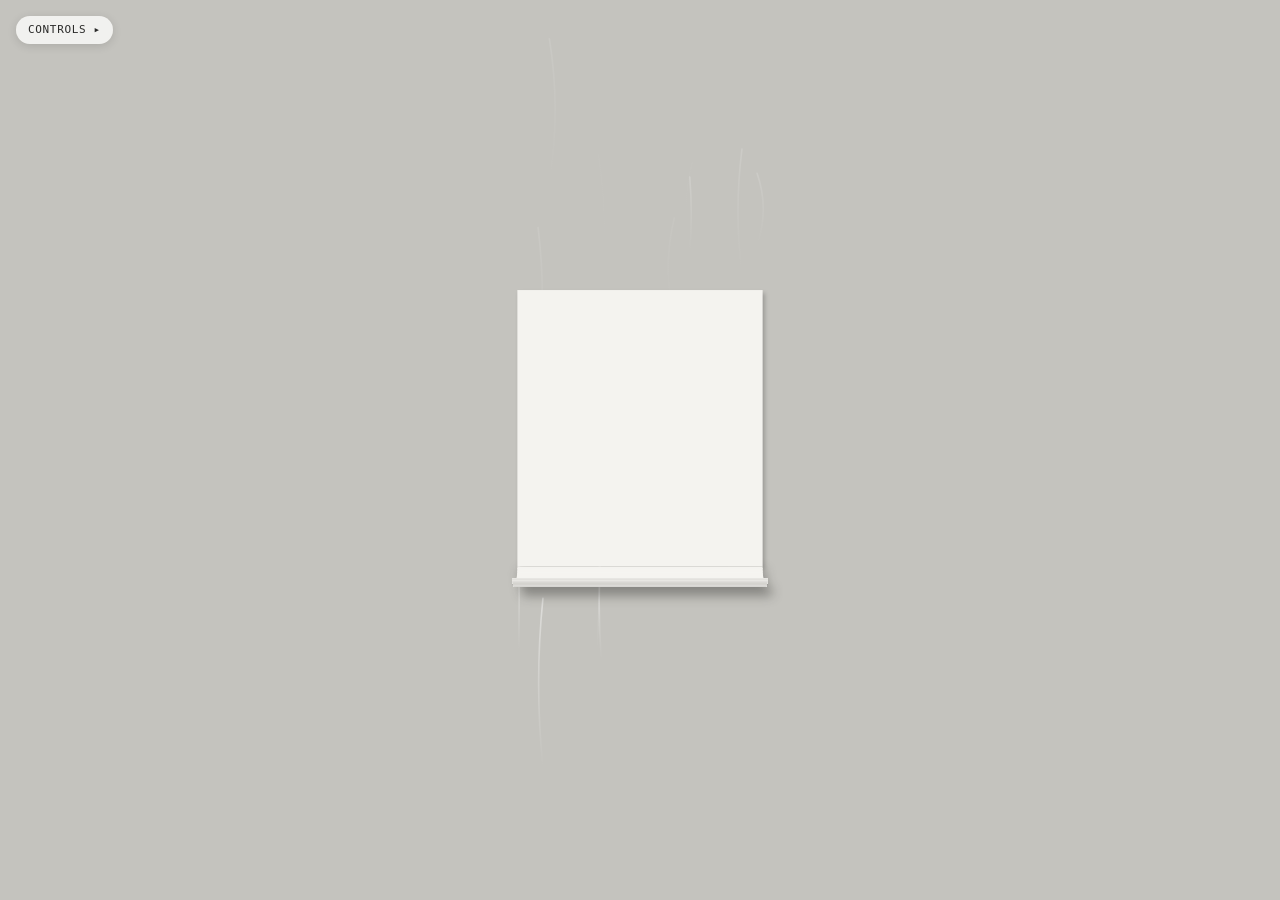
<file: index.html>
<!doctype html>
<html lang="en">
<head>
  <meta charset="utf-8">
  <meta name="viewport" content="width=device-width, initial-scale=1">
  <title>Statement Sequence</title>
  <link rel="stylesheet" href="css/style.css">
</head>
<body>
  <div class="stage">
    <canvas id="c"></canvas>
    <button id="reset" aria-label="Start over" hidden>↺</button>
  </div>
  <script src="js/core.js"></script>
  <script src="js/settings.js"></script>
  <script src="js/step1-pickup.js"></script>
  <script src="js/step2-flip.js"></script>
  <script src="js/step3-crumple.js"></script>
  <script src="js/step4-throw.js"></script>
  <script src="js/sequence.js"></script>
  <script src="js/panel.js"></script>
</body>
</html>
</file>
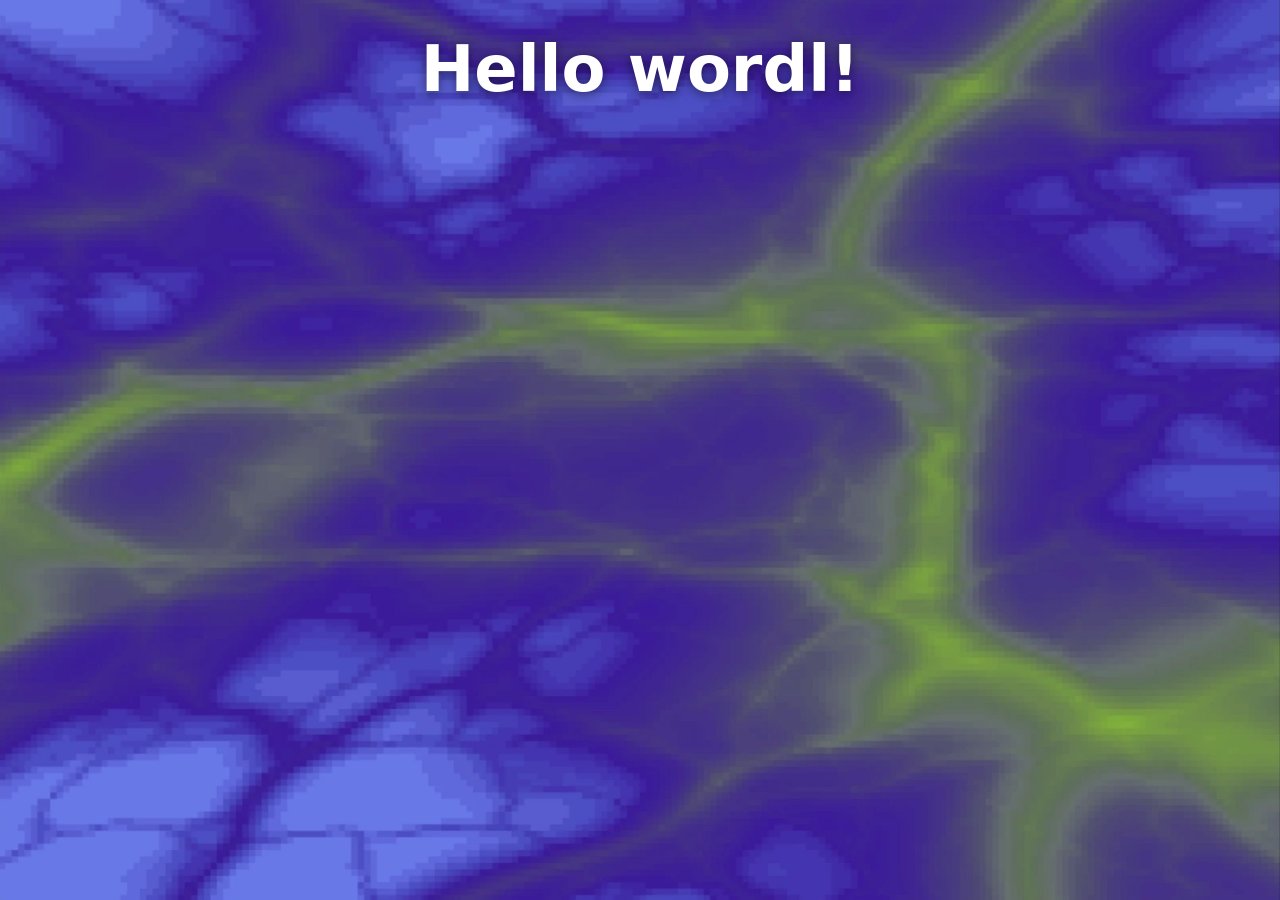
<file: hello/index.html>
<!doctype html>
<html lang="en">
<head>
  <meta charset="utf-8">
  <meta name="viewport" content="width=device-width, initial-scale=1">
  <title>Hello wordl!</title>
  <style>
    html, body {
      margin: 0;
      min-height: 100%;
    }
    body {
      min-height: 100vh;
      background: #3d2a9a url("images/background.webp") center / cover no-repeat fixed;
      font-family: system-ui, -apple-system, "Segoe UI", Roboto, sans-serif;
      color: #ffffff;
    }
    h1 {
      margin: 0;
      padding: 2rem 1rem;
      text-align: center;
      font-size: clamp(2rem, 6vw, 4rem);
      text-shadow: 0 2px 12px rgba(0, 0, 0, 0.5);
    }
  </style>
</head>
<body>
  <h1>Hello wordl!</h1>
</body>
</html>
</file>
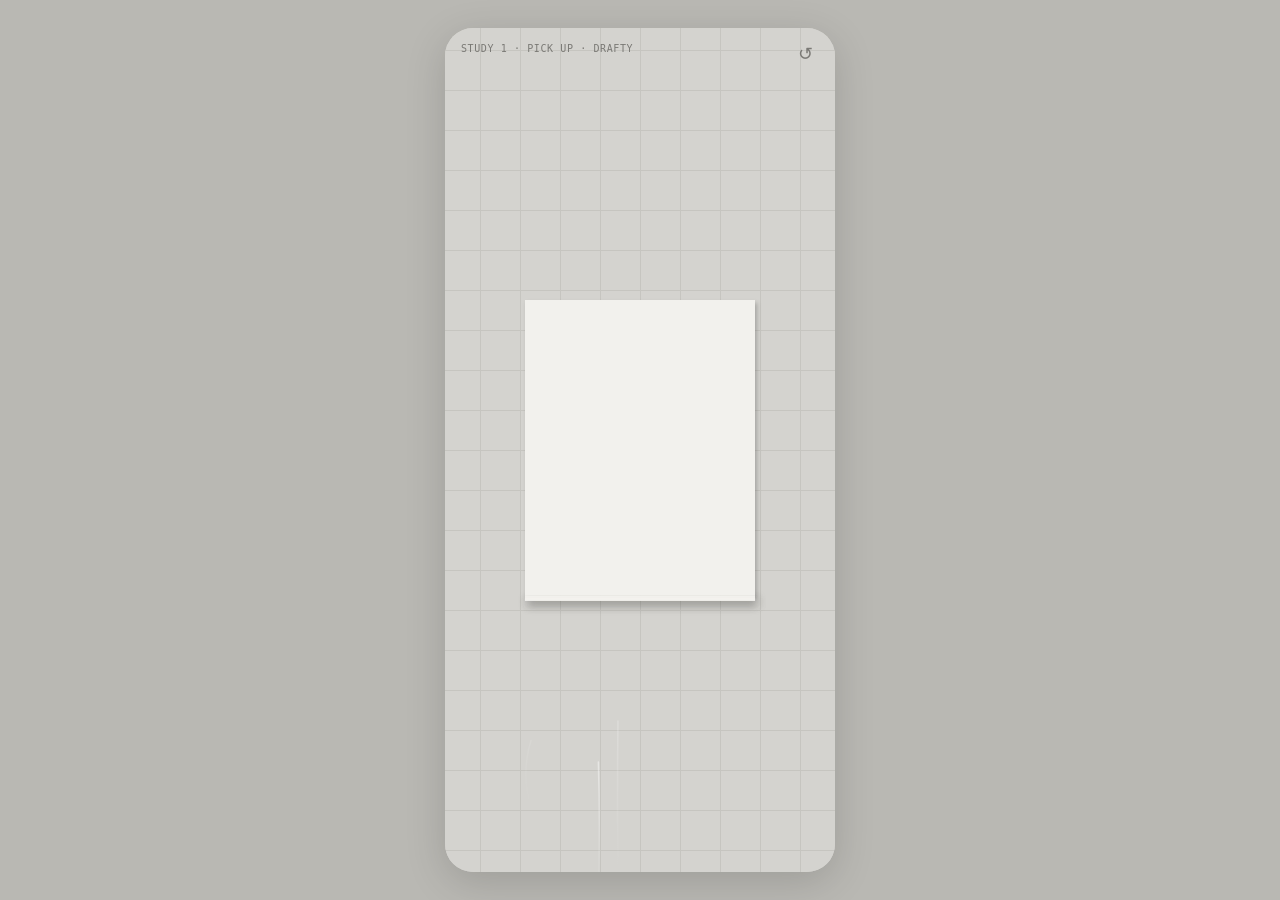
<file: interaction-study-1-pick-up/index.html>
<!doctype html><html><head><meta charset=utf8><meta name=viewport content="width=device-width,initial-scale=1,viewport-fit=cover"><style>:root{color-scheme:light;box-sizing:border-box;padding-top:env(safe-area-inset-top,0px);padding-bottom:env(safe-area-inset-bottom,0px)}html{scroll-padding-top:env(safe-area-inset-top,0px)}body{margin:0;padding:0;font:14px -apple-system,BlinkMacSystemFont,sans-serif;background:#fff;color:#000}img{max-width:100%}[hidden]:not([hidden=until-found i]){display:none!important}</style></head><body>
<title>Interaction Study 1 Pick Up</title>
<style>
:root { --bg:#b9b8b3; --stage:#d6d5d1; --fg:#2b2b2a; --dim:#7a7975; color-scheme: light; }
html, body { height: 100%; }
body { background: var(--bg); color: var(--fg); margin: 0; overflow: hidden;
  font: 12px/1.3 ui-monospace, "SF Mono", Menlo, monospace; }
.stage { position: relative; height: 100%; max-width: 430px; max-height: 932px; margin: 0 auto; background: var(--stage);
  touch-action: none; user-select: none; -webkit-user-select: none; -webkit-touch-callout: none; }
@media (min-width: 600px) { body { display: grid; place-items: center; }
  .stage { width: 390px; height: min(844px, 100%); border-radius: 28px; overflow: hidden; box-shadow: 0 10px 40px rgba(0,0,0,0.15); } }
canvas { position: absolute; inset: 0; width: 100%; height: 100%; display: block; touch-action: none; }
.tag { position: absolute; left: 16px; top: 14px; color: var(--dim); letter-spacing: .06em; text-transform: uppercase; font-size: 10px; pointer-events: none; }
#reset { position: absolute; right: 12px; top: 8px; width: 36px; height: 36px; border-radius: 50%; border: 0; background: rgba(0,0,0,0.06);
  background: transparent; color: var(--dim); font-size: 18px; line-height: 1; cursor: pointer; }
#reset:focus-visible { outline: 2px solid #aaa; }
#hint { position: absolute; left: 0; right: 0; bottom: 18px; text-align: center; color: var(--dim); font-size: 10px; pointer-events: none; }
</style>
<div class="stage">
  <canvas id="c"></canvas>
  <div class="tag">Study 1 · pick up · drafty</div>
  <button id="reset" aria-label="Reset">↺</button>
  <div id="hint" hidden></div>
</div>
<script>
// ---- shared stage, thread geometry, audio, cue helpers ----
const cvs = document.getElementById('c');
const ctx = cvs.getContext('2d');
let W = 390, H = 844, DPR = 1;
function resize() {
  const r = cvs.getBoundingClientRect();
  DPR = Math.min(window.devicePixelRatio || 1, 2);
  W = r.width; H = r.height;
  cvs.width = Math.round(W * DPR); cvs.height = Math.round(H * DPR);
  ctx.setTransform(DPR, 0, 0, DPR, 0, 0);
}
window.addEventListener('resize', resize);
resize();

const N = 14;                       // number of threads
const lerp = (a, b, t) => a + (b - a) * t;
const clamp = (v, a, b) => Math.max(a, Math.min(b, v));
const now = () => performance.now() / 1000;

// y offset of thread i at normalized position u (0 = left anchor, 1 = right end)
// spread: 1 = full fan, 0 = gathered into one line
function threadY(i, u, spread, bulge) {
  const k = (i - (N - 1) / 2) / ((N - 1) / 2);   // -1..1
  const cy = H * 0.5;
  const edge = 9;                                // thread spacing at the ends
  const mid = H * 0.17 * bulge;                  // extra spacing in the middle
  return cy + k * spread * (edge + mid * Math.sin(Math.PI * u));
}

// ---- audio ----
let AC = null, master = null;
function audio() {
  if (!AC) {
    try {
      AC = new (window.AudioContext || window.webkitAudioContext)();
      master = AC.createGain(); master.gain.value = 0.55;
      const lp = AC.createBiquadFilter(); lp.type = 'lowpass'; lp.frequency.value = 2600;
      master.connect(lp); lp.connect(AC.destination);
    } catch (e) { AC = null; }
  }
  if (AC && AC.state === 'suspended') AC.resume();
  return AC;
}
// soft, slow-attack tone (silky: no hard transient)
function tone(freq, dur = 1.6, vol = 0.18, delay = 0, type = 'sine') {
  const a = audio(); if (!a) return;
  const t = a.currentTime + delay;
  const o = a.createOscillator(), g = a.createGain();
  const o2 = a.createOscillator();              // slight detune for sheen
  o.type = type; o2.type = 'sine';
  o.frequency.value = freq; o2.frequency.value = freq * 1.003;
  g.gain.setValueAtTime(0.0001, t);
  g.gain.exponentialRampToValueAtTime(vol, t + 0.06);
  g.gain.exponentialRampToValueAtTime(0.0001, t + dur);
  o.connect(g); o2.connect(g); g.connect(master);
  o.start(t); o2.start(t); o.stop(t + dur + 0.05); o2.stop(t + dur + 0.05);
}
const SCALE = [261.6, 293.7, 329.6, 392.0, 440.0, 523.3, 587.3, 659.3, 784.0, 880.0, 1046.5, 1174.7, 1318.5, 1568.0];

// continuous voice (for stretching / gathering)
function makeVoice(type = 'triangle') {
  const a = audio(); if (!a) return null;
  const o = a.createOscillator(), g = a.createGain(), f = a.createBiquadFilter();
  o.type = type; f.type = 'lowpass'; f.frequency.value = 900; f.Q.value = 4;
  g.gain.value = 0.0001;
  o.connect(f); f.connect(g); g.connect(master); o.start();
  return {
    set(freq, vol, cutoff) {
      const t = a.currentTime;
      o.frequency.setTargetAtTime(freq, t, 0.05);
      g.gain.setTargetAtTime(Math.max(vol, 0.0001), t, 0.08);
      if (cutoff) f.frequency.setTargetAtTime(cutoff, t, 0.08);
    },
    off() { g.gain.setTargetAtTime(0.0001, a.currentTime, 0.15); }
  };
}

// ---- cue helpers ----
// ghost fingertip: soft ring + trail
function ghost(x, y, alpha, r = 18) {
  if (alpha <= 0.01) return;
  ctx.save();
  ctx.globalAlpha = alpha;
  ctx.strokeStyle = '#e8e8e8'; ctx.lineWidth = 1.5;
  ctx.beginPath(); ctx.arc(x, y, r, 0, Math.PI * 2); ctx.stroke();
  ctx.fillStyle = 'rgba(232,232,232,0.18)';
  ctx.beginPath(); ctx.arc(x, y, r - 4, 0, Math.PI * 2); ctx.fill();
  ctx.restore();
}
function touchRipple(list, t) {
  for (let i = list.length - 1; i >= 0; i--) {
    const p = list[i], age = t - p.t;
    if (age > 0.6) { list.splice(i, 1); continue; }
    ctx.save();
    ctx.globalAlpha = (1 - age / 0.6) * 0.5;
    ctx.strokeStyle = '#ddd'; ctx.lineWidth = 1;
    ctx.beginPath(); ctx.arc(p.x, p.y, 10 + age * 60, 0, Math.PI * 2); ctx.stroke();
    ctx.restore();
  }
}

// ---- pointer helpers ----
function pos(e) {
  const r = cvs.getBoundingClientRect();
  return { x: e.clientX - r.left, y: e.clientY - r.top };
}

// reset button
document.getElementById('reset').addEventListener('click', () => { if (window.resetStudy) window.resetStudy(); });

const ASSETS={"can": "<svg xmlns=\"http://www.w3.org/2000/svg\" viewBox=\"0 0 100 124\" width=\"100\" height=\"124\"><polygon points=\"4.0,16.0 10.2,20.5 18.8,118.5 14.0,115.0\" fill=\"#53524f\"/><polygon points=\"10.2,20.5 27.0,23.8 32.0,121.1 18.8,118.5\" fill=\"#61605d\"/><polygon points=\"27.0,23.8 50.0,25.0 50.0,122.0 32.0,121.1\" fill=\"#7f7e7a\"/><polygon points=\"50.0,25.0 73.0,23.8 68.0,121.1 50.0,122.0\" fill=\"#8f8e8a\"/><polygon points=\"73.0,23.8 89.8,20.5 81.2,118.5 68.0,121.1\" fill=\"#7f7e7a\"/><polygon points=\"89.8,20.5 96.0,16.0 86.0,115.0 81.2,118.5\" fill=\"#706f6b\"/><polygon points=\"96.0,16.0 92.5,19.4 82.5,22.4 67.6,24.3 50.0,25.0 32.4,24.3 17.5,22.4 7.5,19.4 4.0,16.0 7.5,12.6 17.5,9.6 32.4,7.7 50.0,7.0 67.6,7.7 82.5,9.6 92.5,12.6\" fill=\"#8f8e8a\"/><polygon points=\"90.0,16.0 87.0,18.7 78.3,21.0 65.3,22.5 50.0,23.0 34.7,22.5 21.7,21.0 13.0,18.7 10.0,16.0 13.0,13.3 21.7,11.0 34.7,9.5 50.0,9.0 65.3,9.5 78.3,11.0 87.0,13.3\" fill=\"#3a3937\"/><polygon points=\"96.0,16.0 92.5,19.4 82.5,22.4 67.6,24.3 50.0,25.0 32.4,24.3 17.5,22.4 7.5,19.4 4.0,16.0 4.0,13.5 7.5,16.9 17.5,19.9 32.4,21.8 50.0,22.5 67.6,21.8 82.5,19.9 92.5,16.9 96.0,13.5\" fill=\"#9c9b97\"/></svg>", "front": "<svg xmlns=\"http://www.w3.org/2000/svg\" viewBox=\"0 0 230 300\" width=\"230\" height=\"300\"><polygon points=\"0.0,0.0 230.0,0.0 128.8,132.0\" fill=\"#f6f6f3\"/><polygon points=\"230.0,0.0 230.0,300.0 128.8,132.0\" fill=\"#eeeeea\"/><polygon points=\"230.0,300.0 0.0,300.0 128.8,132.0\" fill=\"#e6e6e1\"/><polygon points=\"0.0,300.0 0.0,0.0 128.8,132.0\" fill=\"#dddcd7\"/><text x=\"18\" y=\"30\" font-family=\"Helvetica, Arial, sans-serif\" font-size=\"10\" font-weight=\"700\" fill=\"#2b2b2a\" text-anchor=\"start\" letter-spacing=\"1.6\">STATEMENT</text><text x=\"212\" y=\"30\" font-family=\"Helvetica, Arial, sans-serif\" font-size=\"8\" font-weight=\"400\" fill=\"#7a7975\" text-anchor=\"end\" letter-spacing=\"0\">Card ending 4417</text><rect x=\"18\" y=\"40\" width=\"194\" height=\"1.2\" fill=\"#b9b8b3\"/><text x=\"18\" y=\"64\" font-family=\"Helvetica, Arial, sans-serif\" font-size=\"9\" font-weight=\"400\" fill=\"#7a7975\" text-anchor=\"start\" letter-spacing=\"0\">New balance</text><text x=\"18\" y=\"98\" font-family=\"Helvetica, Arial, sans-serif\" font-size=\"30\" font-weight=\"700\" fill=\"#2b2b2a\" text-anchor=\"start\" letter-spacing=\"0\">$12,024.00</text><text x=\"18\" y=\"120\" font-family=\"Helvetica, Arial, sans-serif\" font-size=\"8.5\" font-weight=\"400\" fill=\"#7a7975\" text-anchor=\"start\" letter-spacing=\"0\">Minimum payment due  $361.00</text><text x=\"18\" y=\"133\" font-family=\"Helvetica, Arial, sans-serif\" font-size=\"8.5\" font-weight=\"400\" fill=\"#7a7975\" text-anchor=\"start\" letter-spacing=\"0\">Payment due date  Nov 1</text><rect x=\"18\" y=\"148\" width=\"194\" height=\"1.2\" fill=\"#b9b8b3\"/><rect x=\"18\" y=\"164\" width=\"80\" height=\"5\" fill=\"#cfcec9\"/><rect x=\"180\" y=\"164\" width=\"34\" height=\"5\" fill=\"#bdbcb7\"/><rect x=\"18\" y=\"179\" width=\"101\" height=\"5\" fill=\"#cfcec9\"/><rect x=\"183\" y=\"179\" width=\"29\" height=\"5\" fill=\"#bdbcb7\"/><rect x=\"18\" y=\"194\" width=\"112\" height=\"5\" fill=\"#cfcec9\"/><rect x=\"181\" y=\"194\" width=\"33\" height=\"5\" fill=\"#bdbcb7\"/><rect x=\"18\" y=\"209\" width=\"97\" height=\"5\" fill=\"#cfcec9\"/><rect x=\"183\" y=\"209\" width=\"36\" height=\"5\" fill=\"#bdbcb7\"/><rect x=\"18\" y=\"224\" width=\"73\" height=\"5\" fill=\"#cfcec9\"/><rect x=\"183\" y=\"224\" width=\"29\" height=\"5\" fill=\"#bdbcb7\"/><rect x=\"18\" y=\"239\" width=\"87\" height=\"5\" fill=\"#cfcec9\"/><rect x=\"171\" y=\"239\" width=\"29\" height=\"5\" fill=\"#bdbcb7\"/><rect x=\"18\" y=\"254\" width=\"75\" height=\"5\" fill=\"#cfcec9\"/><rect x=\"182\" y=\"254\" width=\"36\" height=\"5\" fill=\"#bdbcb7\"/><rect x=\"18\" y=\"269\" width=\"87\" height=\"5\" fill=\"#cfcec9\"/><rect x=\"183\" y=\"269\" width=\"37\" height=\"5\" fill=\"#bdbcb7\"/></svg>", "back": "<svg xmlns=\"http://www.w3.org/2000/svg\" viewBox=\"0 0 230 300\" width=\"230\" height=\"300\"><polygon points=\"0.0,0.0 230.0,0.0 128.8,132.0\" fill=\"#f6f6f3\"/><polygon points=\"230.0,0.0 230.0,300.0 128.8,132.0\" fill=\"#eeeeea\"/><polygon points=\"230.0,300.0 0.0,300.0 128.8,132.0\" fill=\"#e6e6e1\"/><polygon points=\"0.0,300.0 0.0,0.0 128.8,132.0\" fill=\"#dddcd7\"/><g transform=\"translate(230 0) scale(-1 1)\" opacity=\"0.05\"><text x=\"18\" y=\"30\" font-family=\"Helvetica, Arial, sans-serif\" font-size=\"10\" font-weight=\"700\" fill=\"#2b2b2a\" text-anchor=\"start\" letter-spacing=\"1.6\">STATEMENT</text><text x=\"212\" y=\"30\" font-family=\"Helvetica, Arial, sans-serif\" font-size=\"8\" font-weight=\"400\" fill=\"#7a7975\" text-anchor=\"end\" letter-spacing=\"0\">Card ending 4417</text><rect x=\"18\" y=\"40\" width=\"194\" height=\"1.2\" fill=\"#b9b8b3\"/><text x=\"18\" y=\"64\" font-family=\"Helvetica, Arial, sans-serif\" font-size=\"9\" font-weight=\"400\" fill=\"#7a7975\" text-anchor=\"start\" letter-spacing=\"0\">New balance</text><text x=\"18\" y=\"98\" font-family=\"Helvetica, Arial, sans-serif\" font-size=\"30\" font-weight=\"700\" fill=\"#2b2b2a\" text-anchor=\"start\" letter-spacing=\"0\">$12,024.00</text><text x=\"18\" y=\"120\" font-family=\"Helvetica, Arial, sans-serif\" font-size=\"8.5\" font-weight=\"400\" fill=\"#7a7975\" text-anchor=\"start\" letter-spacing=\"0\">Minimum payment due  $361.00</text><text x=\"18\" y=\"133\" font-family=\"Helvetica, Arial, sans-serif\" font-size=\"8.5\" font-weight=\"400\" fill=\"#7a7975\" text-anchor=\"start\" letter-spacing=\"0\">Payment due date  Nov 1</text><rect x=\"18\" y=\"148\" width=\"194\" height=\"1.2\" fill=\"#b9b8b3\"/><rect x=\"18\" y=\"164\" width=\"80\" height=\"5\" fill=\"#cfcec9\"/><rect x=\"180\" y=\"164\" width=\"34\" height=\"5\" fill=\"#bdbcb7\"/><rect x=\"18\" y=\"179\" width=\"101\" height=\"5\" fill=\"#cfcec9\"/><rect x=\"183\" y=\"179\" width=\"29\" height=\"5\" fill=\"#bdbcb7\"/><rect x=\"18\" y=\"194\" width=\"112\" height=\"5\" fill=\"#cfcec9\"/><rect x=\"181\" y=\"194\" width=\"33\" height=\"5\" fill=\"#bdbcb7\"/><rect x=\"18\" y=\"209\" width=\"97\" height=\"5\" fill=\"#cfcec9\"/><rect x=\"183\" y=\"209\" width=\"36\" height=\"5\" fill=\"#bdbcb7\"/><rect x=\"18\" y=\"224\" width=\"73\" height=\"5\" fill=\"#cfcec9\"/><rect x=\"183\" y=\"224\" width=\"29\" height=\"5\" fill=\"#bdbcb7\"/><rect x=\"18\" y=\"239\" width=\"87\" height=\"5\" fill=\"#cfcec9\"/><rect x=\"171\" y=\"239\" width=\"29\" height=\"5\" fill=\"#bdbcb7\"/><rect x=\"18\" y=\"254\" width=\"75\" height=\"5\" fill=\"#cfcec9\"/><rect x=\"182\" y=\"254\" width=\"36\" height=\"5\" fill=\"#bdbcb7\"/><rect x=\"18\" y=\"269\" width=\"87\" height=\"5\" fill=\"#cfcec9\"/><rect x=\"183\" y=\"269\" width=\"37\" height=\"5\" fill=\"#bdbcb7\"/></g></svg>", "front_plain": "<svg xmlns=\"http://www.w3.org/2000/svg\" viewBox=\"0 0 230 300\" width=\"230\" height=\"300\"><rect width=\"230\" height=\"300\" fill=\"#f4f3ef\"/><text x=\"18\" y=\"30\" font-family=\"Helvetica, Arial, sans-serif\" font-size=\"10\" font-weight=\"700\" fill=\"#2b2b2a\" text-anchor=\"start\" letter-spacing=\"1.6\">STATEMENT</text><text x=\"212\" y=\"30\" font-family=\"Helvetica, Arial, sans-serif\" font-size=\"8\" font-weight=\"400\" fill=\"#7a7975\" text-anchor=\"end\" letter-spacing=\"0\">Card ending 4417</text><rect x=\"18\" y=\"40\" width=\"194\" height=\"1.2\" fill=\"#b9b8b3\"/><text x=\"18\" y=\"64\" font-family=\"Helvetica, Arial, sans-serif\" font-size=\"9\" font-weight=\"700\" fill=\"#c23b2e\" text-anchor=\"start\" letter-spacing=\"1.2\">PAYMENT OVERDUE</text><text x=\"18\" y=\"98\" font-family=\"Helvetica, Arial, sans-serif\" font-size=\"30\" font-weight=\"700\" fill=\"#c23b2e\" text-anchor=\"start\" letter-spacing=\"0\">$12,024.00</text><text x=\"18\" y=\"120\" font-family=\"Helvetica, Arial, sans-serif\" font-size=\"8.5\" font-weight=\"400\" fill=\"#7a7975\" text-anchor=\"start\" letter-spacing=\"0\">Minimum payment due  $361.00</text><text x=\"18\" y=\"133\" font-family=\"Helvetica, Arial, sans-serif\" font-size=\"8.5\" font-weight=\"400\" fill=\"#7a7975\" text-anchor=\"start\" letter-spacing=\"0\">Payment due date  Nov 1</text><rect x=\"18\" y=\"148\" width=\"194\" height=\"1.2\" fill=\"#b9b8b3\"/><rect x=\"18\" y=\"164\" width=\"80\" height=\"5\" fill=\"#cfcec9\"/><rect x=\"180\" y=\"164\" width=\"34\" height=\"5\" fill=\"#bdbcb7\"/><rect x=\"18\" y=\"179\" width=\"101\" height=\"5\" fill=\"#cfcec9\"/><rect x=\"183\" y=\"179\" width=\"29\" height=\"5\" fill=\"#bdbcb7\"/><rect x=\"18\" y=\"194\" width=\"112\" height=\"5\" fill=\"#cfcec9\"/><rect x=\"181\" y=\"194\" width=\"33\" height=\"5\" fill=\"#bdbcb7\"/><rect x=\"18\" y=\"209\" width=\"97\" height=\"5\" fill=\"#cfcec9\"/><rect x=\"183\" y=\"209\" width=\"36\" height=\"5\" fill=\"#bdbcb7\"/><rect x=\"18\" y=\"224\" width=\"73\" height=\"5\" fill=\"#cfcec9\"/><rect x=\"183\" y=\"224\" width=\"29\" height=\"5\" fill=\"#bdbcb7\"/><rect x=\"18\" y=\"239\" width=\"87\" height=\"5\" fill=\"#cfcec9\"/><rect x=\"171\" y=\"239\" width=\"29\" height=\"5\" fill=\"#bdbcb7\"/><rect x=\"18\" y=\"254\" width=\"75\" height=\"5\" fill=\"#cfcec9\"/><rect x=\"182\" y=\"254\" width=\"36\" height=\"5\" fill=\"#bdbcb7\"/><rect x=\"18\" y=\"269\" width=\"87\" height=\"5\" fill=\"#cfcec9\"/><rect x=\"183\" y=\"269\" width=\"37\" height=\"5\" fill=\"#bdbcb7\"/></svg>"};
// ---- shared for the statement studies: light low-poly scene, assets, mouse cues, sounds ----
const COL = { wall: '#d6d5d1', floor: '#c4c3be', ink: '#2b2b2a', under: '#b9b8b3', shadow: 'rgba(0,0,0,0.10)' };
const IMG = {};
for (const k in ASSETS) { const im = new Image(); im.src = 'data:image/svg+xml;charset=utf-8,' + encodeURIComponent(ASSETS[k]); IMG[k] = im; }

const HORIZON = () => H * 0.34;
function groundY(z) { return lerp(H * 0.9, H * 0.4, z); }
function zScale(z) { return lerp(1, 0.32, z); }
function worldToScreen(x, z, h) { const s = zScale(z); return { x: W / 2 + x * W * 0.9 * s, y: groundY(z) - h * H * 0.45 * s, s }; }

let brighten = 0;      // used by the throw study
function drawRoom() {
  ctx.fillStyle = COL.wall; ctx.fillRect(0, 0, W, H);
  // floor: two flat facets + board seams in the wall colour
  ctx.fillStyle = COL.floor;
  ctx.beginPath(); ctx.moveTo(0, HORIZON()); ctx.lineTo(W, HORIZON()); ctx.lineTo(W, H); ctx.lineTo(0, H); ctx.fill();
  ctx.fillStyle = 'rgba(0,0,0,0.035)';
  ctx.beginPath(); ctx.moveTo(W / 2, HORIZON()); ctx.lineTo(W, HORIZON()); ctx.lineTo(W, H); ctx.fill();
  ctx.strokeStyle = COL.wall; ctx.lineWidth = 1.2;
  const vx = W / 2, vy = HORIZON() - H * 0.3;
  for (let i = -7; i <= 7; i++) {
    const bx = W / 2 + i * W * 0.2, t = (HORIZON() - vy) / (H - vy);
    ctx.beginPath(); ctx.moveTo(lerp(vx, bx, t), HORIZON()); ctx.lineTo(bx, H); ctx.stroke();
  }
  if (brighten > 0.001) { ctx.fillStyle = `rgba(255,255,255,${brighten})`; ctx.fillRect(0, 0, W, H); }
}

const CAN_Z = 1.0, CAN_W = 58, CAN_R = 0.075;
function canH() { return CAN_W / (H * 0.45 * zScale(CAN_Z)); }       // rim height in world units, matched to the drawing
function drawCan(dy = 0) {
  const b = worldToScreen(0, CAN_Z, 0), h = CAN_W * 1.24;
  if (IMG.can.complete) ctx.drawImage(IMG.can, b.x - CAN_W / 2, b.y - h * (120 / 124) + dy, CAN_W, h);
  ctx.fillStyle = COL.shadow; ctx.beginPath(); ctx.ellipse(b.x, b.y + 2, CAN_W * 0.42, 4, 0, 0, Math.PI * 2); ctx.fill();
}

// ---- low-poly crumpled ball (same scheme as crushing_01_ball.svg) ----
function makeBall(seed) {
  let s = seed; const rnd = () => (s = (s * 9301 + 49297) % 233280) / 233280;
  const n = 11, outer = [], inner = [];
  for (let i = 0; i < n; i++) {
    const a = i / n * Math.PI * 2 + (rnd() - 0.5) * 0.24; outer.push([Math.cos(a) * (0.82 + rnd() * 0.26), Math.sin(a) * (0.82 + rnd() * 0.26)]);
    const b = (i + 0.5) / n * Math.PI * 2, r = 0.5 * (0.7 + rnd() * 0.5); inner.push([Math.cos(b) * r - 0.08, Math.sin(b) * r - 0.1]);
  }
  const tris = [];
  for (let i = 0; i < n; i++) {
    const a = outer[i], b = outer[(i + 1) % n], m = inner[i], m0 = inner[(i - 1 + n) % n];
    tris.push([a, b, m], [a, m, m0], [m0, m, [-0.12, -0.15]]);
  }
  tris.forEach(t => t.j = (rnd() - 0.5) * 2.4);
  return { outer, tris };
}
var SHADE_OFF = 0;
const SHADES = ['#f3f3f0', '#e8e8e4', '#dcdbd6', '#cfcec9', '#c2c1bc', '#b3b2ad', '#a3a29d'];
function triShade(t, rot) {
  const mx = (t[0][0] + t[1][0] + t[2][0]) / 3, my = (t[0][1] + t[1][1] + t[2][1]) / 3;
  const c = Math.cos(rot), s = Math.sin(rot), x = mx * c - my * s, y = mx * s + my * c;
  return SHADES[Math.max(0, Math.min(6, Math.round(3 + (x + y) * 2.2 + t.j + SHADE_OFF)))];
}
function drawBall(ball, cx, cy, r, rot = 0, alpha = 1) {
  ctx.save(); ctx.globalAlpha = alpha; ctx.translate(cx, cy); ctx.rotate(rot);
  for (const t of ball.tris) {
    ctx.fillStyle = triShade(t, rot);
    ctx.beginPath(); ctx.moveTo(t[0][0] * r, t[0][1] * r); ctx.lineTo(t[1][0] * r, t[1][1] * r); ctx.lineTo(t[2][0] * r, t[2][1] * r); ctx.closePath(); ctx.fill();
    ctx.strokeStyle = ctx.fillStyle; ctx.lineWidth = 0.6; ctx.stroke();   // hide hairline seams
  }
  ctx.restore();
}

// ---- mouse cue: a soft ghost cursor (filled, no outlines) ----
function ghostCursor(x, y, alpha, pressed = 0) {
  if (alpha <= 0.01) return;
  ctx.save(); ctx.globalAlpha = alpha;
  if (pressed > 0) { ctx.fillStyle = `rgba(43,43,42,${0.18 * pressed})`; ctx.beginPath(); ctx.arc(x, y, 10 + 8 * (1 - pressed), 0, Math.PI * 2); ctx.fill(); }
  ctx.translate(x, y);
  ctx.fillStyle = 'rgba(43,43,42,0.55)';
  ctx.beginPath(); ctx.moveTo(0, 0); ctx.lineTo(0, 17); ctx.lineTo(4.5, 13); ctx.lineTo(7.5, 19.5); ctx.lineTo(10, 18.4); ctx.lineTo(7, 12); ctx.lineTo(12.5, 12); ctx.closePath(); ctx.fill();
  ctx.restore();
}
function softRipple(list, t) {
  for (let i = list.length - 1; i >= 0; i--) {
    const p = list[i], age = t - p.t; if (age > 0.5) { list.splice(i, 1); continue; }
    ctx.fillStyle = `rgba(43,43,42,${(1 - age / 0.5) * 0.12})`;
    ctx.beginPath(); ctx.arc(p.x, p.y, 6 + age * 50, 0, Math.PI * 2); ctx.fill();
  }
}
const easeIO = x => x < 0 ? 0 : x > 1 ? 1 : x * x * (3 - 2 * x);

// ---- noise sounds ----
let NOISE = null;
function noiseBuf() {
  const a = audio(); if (!a) return null;
  if (!NOISE) { NOISE = a.createBuffer(1, a.sampleRate, a.sampleRate); const d = NOISE.getChannelData(0); for (let i = 0; i < d.length; i++) d[i] = Math.random() * 2 - 1; }
  return NOISE;
}
function burst({ dur = 0.05, freq = 3000, q = 1, vol = 0.2, delay = 0, type = 'bandpass', attack = 0.002 } = {}) {
  const a = audio(), buf = noiseBuf(); if (!a || !buf) return;
  const t = a.currentTime + delay, s = a.createBufferSource(); s.buffer = buf;
  const f = a.createBiquadFilter(); f.type = type; f.frequency.value = freq; f.Q.value = q;
  const g = a.createGain(); g.gain.setValueAtTime(0.0001, t); g.gain.exponentialRampToValueAtTime(vol, t + attack); g.gain.exponentialRampToValueAtTime(0.0001, t + dur);
  s.connect(f); f.connect(g); g.connect(master); s.start(t, Math.random() * 0.5); s.stop(t + dur + 0.02);
}
function rustle(k = 1) { for (let i = 0; i < 1 + Math.floor(Math.random() * 3 * k); i++) burst({ dur: 0.03 + Math.random() * 0.05, freq: 1500 + Math.random() * 4000, q: 1.5 + Math.random() * 3, vol: 0.06 * k, delay: i * 0.015 }); }
function thud(vol = 0.3, freq = 90) {
  const a = audio(); if (!a) return;
  const t = a.currentTime, o = a.createOscillator(), g = a.createGain();
  o.frequency.setValueAtTime(freq * 1.8, t); o.frequency.exponentialRampToValueAtTime(freq, t + 0.1);
  g.gain.setValueAtTime(vol, t); g.gain.exponentialRampToValueAtTime(0.0001, t + 0.3);
  o.connect(g); g.connect(master); o.start(t); o.stop(t + 0.35);
}
function makeNoiseVoice(type = 'bandpass') {
  const a = audio(), buf = noiseBuf(); if (!a || !buf) return null;
  const s = a.createBufferSource(); s.buffer = buf; s.loop = true;
  const f = a.createBiquadFilter(); f.type = type; f.frequency.value = 600; f.Q.value = 0.8;
  const g = a.createGain(); g.gain.value = 0.0001; s.connect(f); f.connect(g); g.connect(master); s.start();
  return { set(fr, v, q) { const t = a.currentTime; f.frequency.setTargetAtTime(fr, t, 0.05); g.gain.setTargetAtTime(Math.max(v, 0.0001), t, 0.06); if (q) f.Q.setTargetAtTime(q, t, 0.05); },
           off() { g.gain.setTargetAtTime(0.0001, a.currentTime, 0.1); } };
}
// mouse only: these studies read hover + press, so ignore touch
const isMouse = e => e.pointerType === 'mouse' || e.pointerType === 'pen';

</script>
<script>
// STUDY 1 — PICK UP · DRAFTY  (asset: drafty_01_curl.svg)
// A sheet lies face down on a plain grid. Every 1.5 s a draft lifts the upwind edge and curls it back, showing red
// lines of text on the other side. Hovering takes over from the wind: the bottom edge lifts off the floor, still face
// down, and holds (cursor = open hand). Press and drag up to peel the whole sheet off the floor.
const PW = 230, PH = 300, K = 1 / 650, HL = 150, PERIOD = 1.5;
let UNDER = null;
function buildUnder() {
  if (UNDER) return;
  UNDER = document.createElement('canvas'); UNDER.width = PW * 2; UNDER.height = PH * 2;
  const g = UNDER.getContext('2d'); g.scale(2, 2);
  g.fillStyle = '#f2f1ed'; g.fillRect(0, 0, PW, PH);
  // representational text: red "words" in lines that run edge to edge, a heavy headline first
  g.fillStyle = '#c23b2e';
  let s = 5; const r = () => (s = (s * 9301 + 49297) % 233280) / 233280;
  const line = (y, hgt, end) => { let x = 16; while (x < end) { const w = Math.min(end - x, 14 + r() * 44); g.fillRect(x, y, w, hgt); x += w + 5 + r() * 3; } };
  line(20, 12, PW - 16); line(PH - 32, 12, PW - 16);
  g.globalAlpha = 0.8;
  for (let y = 48; y < PH - 44; y += 12) line(y, 4, PW - 16 - (r() < 0.25 ? r() * 90 : 0));
}
let S;
function resetStudy() {
  if (S && S.wind) S.wind.off();
  S = { state: 'floor', edge: 'bottom', d: 0, R: 20, u: 0, mouse: null, grabY: 0, dGrab: 0, d0: 0,
        gustStart: now() + 0.4, windFrom: 'bottom', gust: 0, streaks: [], ripples: [], wind: S && S.wind, peel: S && S.peel };
  cvs.style.cursor = 'default';
}
window.resetStudy = resetStudy; resetStudy();
const origin = () => ({ x: W / 2 - PW / 2, y: H * 0.5 - PH / 2 });
function overPaper(p) { const o = origin(); return p && p.x > o.x - 10 && p.x < o.x + PW + 10 && p.y > o.y - 20 && p.y < o.y + PH + 30; }

cvs.addEventListener('pointermove', e => {
  if (!isMouse(e)) return; S.mouse = pos(e);
  if (S.state === 'drag') S.dGrab = clamp(S.grabY - S.mouse.y, 0, 999);
});
cvs.addEventListener('pointerleave', () => { S.mouse = null; });
cvs.addEventListener('pointerdown', e => {
  if (!isMouse(e)) return; audio();
  if (!S.wind) { S.wind = makeNoiseVoice('lowpass'); S.peel = makeNoiseVoice('bandpass'); }
  const p = pos(e);
  if (S.state !== 'floor') return;
  if (overPaper(p)) { cvs.setPointerCapture(e.pointerId); S.state = 'drag'; S.grabY = p.y; S.dGrab = 0; S.d0 = S.edge === 'bottom' ? S.d : 0; rustle(0.5); }
  else S.ripples.push({ x: p.x, y: p.y, t: now() });
});
cvs.addEventListener('pointerup', () => {
  if (S.state !== 'drag') return;
  if (S.d > PH * 0.8) S.state = 'finishing';
  else { S.state = 'floor'; burst({ dur: 0.16, freq: 500, q: 0.6, vol: 0.08, attack: 0.01 }); }
});

const SIDES = ['bottom'];   // the draft only comes from the bottom
let lastT = now();
function frame() {
  const t = now(), dt = 1 / 60, fdt = Math.min(0.1, t - lastT); lastT = t;
  const kk = k0 => 1 - Math.pow(1 - k0, fdt * 60);      // frame-rate independent easing
  buildUnder();
  // ---- draft: one gust every PERIOD seconds, from a random side; the upwind edge lifts ----
  if (t - S.gustStart > PERIOD) { S.gustStart += PERIOD; if (t - S.gustStart > PERIOD) S.gustStart = t; S.windFrom = SIDES[Math.floor(Math.random() * SIDES.length)]; }
  const ga = t - S.gustStart;      // rise 0.3s, hold 0.5s, fall 0.3s, rest
  S.gust = ga < 0 ? 0 : ga < 0.3 ? easeIO(ga / 0.3) : ga < 0.8 ? 1 : ga < 1.1 ? 1 - easeIO((ga - 0.8) / 0.3) : 0;
  if (S.wind) S.wind.set(250 + S.gust * 600, 0.012 + S.gust * 0.06, 0.6);
  if (S.gust > 0.15 && Math.random() < 0.35) {
    const o = origin(), dir = { left: [1, 0], right: [-1, 0], top: [0, 1], bottom: [0, -1] }[S.windFrom];
    const across = dir[0] ? o.y + Math.random() * PH : o.x + Math.random() * PW;
    S.streaks.push({ dir, across, along: 0, len: 60 + Math.random() * 100, v: 420 + Math.random() * 220, bend: (Math.random() - 0.5) * 24, t });
  }

  const hov = S.state === 'floor' && overPaper(S.mouse);
  if (S.mouse) cvs.style.cursor = S.state === 'drag' ? 'grabbing' : hov ? 'grab' : 'default';

  // ---- targets ----
  let dT, RT, edgeWanted = S.edge;
  if (S.state === 'drag') {
    edgeWanted = 'bottom';
    dT = clamp(S.d0 + S.dGrab * 1.25, 0, PH); RT = Math.max(40, dT / 1.15);
    if (S.peel) S.peel.set(900 + Math.abs(dT - S.d) * 200, Math.min(0.08, Math.abs(dT - S.d) * 0.02), 1.2);
    if (dT >= PH - 0.5 && S.edge === 'bottom') S.state = 'finishing';
  } else if (S.state === 'finishing' || S.state === 'held') {
    dT = PH; RT = PH / 1.15; if (S.peel) S.peel.off();
    if (S.d > PH - 2 && S.state === 'finishing') { S.u = Math.min(1, S.u + dt / 0.8); if (S.u === 1) { S.state = 'held'; tone(523, 1.6, 0.05); burst({ dur: 0.5, freq: 1500, q: 0.5, vol: 0.05, attack: 0.1 }); } }
  } else if (hov) {
    edgeWanted = 'bottom'; dT = 80 + Math.sin(t * 2) * 2; RT = dT / 1.1;       // lifts off the floor, still face down
    if (S.peel) S.peel.off();
  } else {
    edgeWanted = S.windFrom;
    const L = edgeWanted === 'left' || edgeWanted === 'right' ? PW : PH;
    dT = 4 + S.gust * L * 0.36 + Math.sin(t * 15) * 5 * S.gust; RT = 13 + S.gust * 6;   // curls back past vertical
    if (S.peel) S.peel.off();
  }
  let k = S.state === 'drag' ? 0.3 : !hov && S.state === 'floor' ? (dT > S.d ? 0.24 : 0.2) : 0.1;
  if (edgeWanted !== S.edge) { dT = 0; k = 0.45; if (S.d < 3) { S.edge = edgeWanted; S.d = 0; } }   // old edge drops quickly, new one rises
  S.d = lerp(S.d, dT, kk(k)); S.R = lerp(S.R, RT, kk(k));

  // ---- draw ----
  ctx.fillStyle = '#d4d3cf'; ctx.fillRect(0, 0, W, H);
  ctx.strokeStyle = '#c6c5c0'; ctx.lineWidth = 1;
  for (let x = (W / 2) % 40; x < W; x += 40) { ctx.beginPath(); ctx.moveTo(x + 0.5, 0); ctx.lineTo(x + 0.5, H); ctx.stroke(); }
  for (let y = (H / 2) % 40; y < H; y += 40) { ctx.beginPath(); ctx.moveTo(0, y + 0.5); ctx.lineTo(W, y + 0.5); ctx.stroke(); }
  S.streaks = S.streaks.filter(s => t - s.t < 1.6);
  for (const s of S.streaks) {
    s.along += s.v * dt; const a = Math.min(1, (t - s.t) * 3) * (1 - (t - s.t) / 1.6) * 0.85;
    const [dx, dy] = s.dir, sg = dx || dy;
    const start = sg > 0 ? -60 : (dx ? W : H) + 60;
    const head = start + sg * s.along, tail = head - sg * s.len;
    const P = v => dx ? [v, s.across] : [s.across, v];
    const g = ctx.createLinearGradient(...P(tail), ...P(head)); g.addColorStop(0, 'rgba(255,255,255,0)'); g.addColorStop(1, `rgba(255,255,255,${a})`);
    ctx.strokeStyle = g; ctx.lineWidth = 1.5; ctx.lineCap = 'round';
    const m = P((head + tail) / 2), bend = dx ? [0, s.bend] : [s.bend, 0];
    ctx.beginPath(); ctx.moveTo(...P(tail)); ctx.quadraticCurveTo(m[0] + bend[0], m[1] + bend[1], ...P(head)); ctx.stroke();
  }
  drawSheet();
  softRipple(S.ripples, t);
  requestAnimationFrame(frame);
}

// ---- the sheet: flat part + lifted part drawn as thin strips on a cylinder, any of the four edges ----
const LX = -0.3, LY = -0.5, LZ = 0.81;
function drawSheet() {
  const o = origin(), cx = o.x + PW / 2, cy = o.y + PH / 2;
  const e = S.edge, horiz = e === 'left' || e === 'right', L = horiz ? PW : PH;
  const d = S.d, u = S.u, R = S.R / Math.max(0.0001, 1 - u), yf = L - d;
  const far = e === 'bottom' || e === 'right';
  const toS = q => far ? q : L - q;     // peel coord -> sheet coord along the axis
  const strips = [];
  const n = Math.max(2, Math.ceil(d / 1.5));
  for (let i = 0; i <= n; i++) {
    const s = d * i / n, th = s / R;
    let p, h;
    if (th <= Math.PI) { p = yf + R * Math.sin(th); h = R * (1 - Math.cos(th)); } else { p = yf - (s - Math.PI * R); h = 2 * R; }
    h += u * HL;
    strips.push({ q: toS(p), h, th, src: toS(yf + s) });
  }
  const rectAt = (q0, q1, h) => {
    const sc = 1 + h * K;
    if (!horiz) { const y0 = cy + (o.y + q0 - cy) * sc, y1 = cy + (o.y + q1 - cy) * sc; return [cx - PW / 2 * sc, Math.min(y0, y1), PW * sc, Math.abs(y1 - y0) + 0.9]; }
    const x0 = cx + (o.x + q0 - cx) * sc, x1 = cx + (o.x + q1 - cx) * sc; return [Math.min(x0, x1), cy - PH / 2 * sc, Math.abs(x1 - x0) + 0.9, PH * sc];
  };
  // shadow under the lifted part (stronger), cast down and to the right
  if (d > 1) {
    ctx.save(); ctx.filter = `blur(${5 + u * 10}px)`; ctx.fillStyle = `rgba(30,28,25,${0.36 - u * 0.1})`;
    for (let i = 0; i < strips.length - 1; i += 2) {
      const a = strips[i], b = strips[Math.min(i + 2, strips.length - 1)], h = (a.h + b.h) / 2;
      const ox = h * 0.22 + 2, oy = h * 0.4 + 3;
      if (!horiz) ctx.fillRect(o.x + ox - h * 0.04, o.y + Math.min(a.q, b.q) + oy, PW + h * 0.08, Math.abs(b.q - a.q) + 2);
      else ctx.fillRect(o.x + Math.min(a.q, b.q) + ox, o.y + oy - h * 0.04, Math.abs(b.q - a.q) + 2, PH + h * 0.08);
    }
    ctx.restore();
  }
  // flat part with a contact shadow
  if (yf > 0 && u < 1) {
    const q0 = far ? 0 : L - yf;
    ctx.save(); ctx.filter = 'blur(2px)'; ctx.fillStyle = 'rgba(0,0,0,0.22)';
    if (!horiz) ctx.fillRect(o.x + 2, o.y + q0 + 3, PW, yf); else ctx.fillRect(o.x + q0 + 2, o.y + 3, yf, PH);
    ctx.restore();
    ctx.fillStyle = '#f2f1ed';
    if (!horiz) ctx.fillRect(o.x, o.y + q0, PW, yf); else ctx.fillRect(o.x + q0, o.y, yf, PH);
  }
  // lifted strips, in order so the higher ones land on top
  const sgn = far ? 1 : -1;
  for (let i = 0; i < strips.length - 1; i++) {
    const a = strips[i], b = strips[i + 1], h = (a.h + b.h) / 2, th = (a.th + b.th) / 2;
    const r = rectAt(a.q, b.q, h);
    let nAx = -Math.sin(th) * sgn, nz = Math.cos(th);
    const under = th > Math.PI / 2; if (under) { nAx = -nAx; nz = -nz; }
    const lit = horiz ? nAx * LX + nz * LZ : nAx * LY + nz * LZ;
    if (under && UNDER) {
      const s0 = Math.min(a.src, b.src), sl = Math.max(1, Math.abs(b.src - a.src) * 2);
      if (!horiz) ctx.drawImage(UNDER, 0, s0 * 2, PW * 2, sl, ...r); else ctx.drawImage(UNDER, s0 * 2, 0, sl, PH * 2, ...r);
    } else { ctx.fillStyle = '#f2f1ed'; ctx.fillRect(...r); }
    const dl = Math.max(0, lit) - LZ;
    ctx.fillStyle = dl < 0 ? `rgba(30,28,25,${-dl * 0.26})` : `rgba(255,255,255,${dl * 0.6})`; ctx.fillRect(...r);
  }
}
requestAnimationFrame(frame);

</script>

</body></html>
</file>
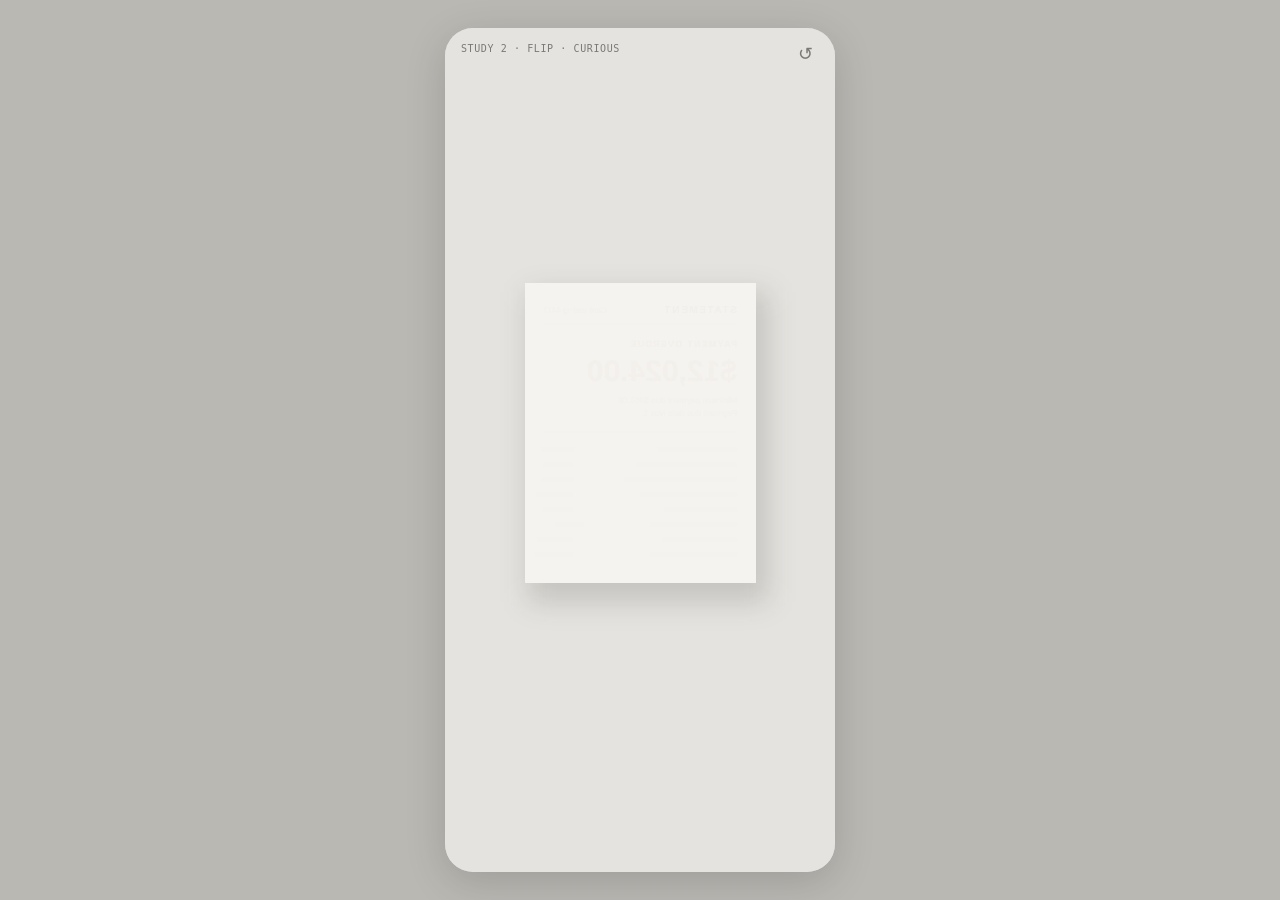
<file: interaction-study-2-flip/index.html>
<!doctype html><html><head><meta charset=utf8><meta name=viewport content="width=device-width,initial-scale=1,viewport-fit=cover"><style>:root{color-scheme:light;box-sizing:border-box;padding-top:env(safe-area-inset-top,0px);padding-bottom:env(safe-area-inset-bottom,0px)}html{scroll-padding-top:env(safe-area-inset-top,0px)}body{margin:0;padding:0;font:14px -apple-system,BlinkMacSystemFont,sans-serif;background:#fff;color:#000}img{max-width:100%}[hidden]:not([hidden=until-found i]){display:none!important}</style></head><body>
<title>Interaction Study 2 Flip</title>
<style>
:root { --bg:#b9b8b3; --stage:#d6d5d1; --fg:#2b2b2a; --dim:#7a7975; color-scheme: light; }
html, body { height: 100%; }
body { background: var(--bg); color: var(--fg); margin: 0; overflow: hidden;
  font: 12px/1.3 ui-monospace, "SF Mono", Menlo, monospace; }
.stage { position: relative; height: 100%; max-width: 430px; max-height: 932px; margin: 0 auto; background: var(--stage);
  touch-action: none; user-select: none; -webkit-user-select: none; -webkit-touch-callout: none; }
@media (min-width: 600px) { body { display: grid; place-items: center; }
  .stage { width: 390px; height: min(844px, 100%); border-radius: 28px; overflow: hidden; box-shadow: 0 10px 40px rgba(0,0,0,0.15); } }
canvas { position: absolute; inset: 0; width: 100%; height: 100%; display: block; touch-action: none; }
.tag { position: absolute; left: 16px; top: 14px; color: var(--dim); letter-spacing: .06em; text-transform: uppercase; font-size: 10px; pointer-events: none; }
#reset { position: absolute; right: 12px; top: 8px; width: 36px; height: 36px; border-radius: 50%; border: 0; background: rgba(0,0,0,0.06);
  background: transparent; color: var(--dim); font-size: 18px; line-height: 1; cursor: pointer; }
#reset:focus-visible { outline: 2px solid #aaa; }
#hint { position: absolute; left: 0; right: 0; bottom: 18px; text-align: center; color: var(--dim); font-size: 10px; pointer-events: none; }
</style>
<div class="stage">
  <canvas id="c"></canvas>
  <div class="tag">Study 2 · flip · curious</div>
  <button id="reset" aria-label="Reset">↺</button>
  <div id="hint" hidden></div>
</div>
<script>
// ---- shared stage, thread geometry, audio, cue helpers ----
const cvs = document.getElementById('c');
const ctx = cvs.getContext('2d');
let W = 390, H = 844, DPR = 1;
function resize() {
  const r = cvs.getBoundingClientRect();
  DPR = Math.min(window.devicePixelRatio || 1, 2);
  W = r.width; H = r.height;
  cvs.width = Math.round(W * DPR); cvs.height = Math.round(H * DPR);
  ctx.setTransform(DPR, 0, 0, DPR, 0, 0);
}
window.addEventListener('resize', resize);
resize();

const N = 14;                       // number of threads
const lerp = (a, b, t) => a + (b - a) * t;
const clamp = (v, a, b) => Math.max(a, Math.min(b, v));
const now = () => performance.now() / 1000;

// y offset of thread i at normalized position u (0 = left anchor, 1 = right end)
// spread: 1 = full fan, 0 = gathered into one line
function threadY(i, u, spread, bulge) {
  const k = (i - (N - 1) / 2) / ((N - 1) / 2);   // -1..1
  const cy = H * 0.5;
  const edge = 9;                                // thread spacing at the ends
  const mid = H * 0.17 * bulge;                  // extra spacing in the middle
  return cy + k * spread * (edge + mid * Math.sin(Math.PI * u));
}

// ---- audio ----
let AC = null, master = null;
function audio() {
  if (!AC) {
    try {
      AC = new (window.AudioContext || window.webkitAudioContext)();
      master = AC.createGain(); master.gain.value = 0.55;
      const lp = AC.createBiquadFilter(); lp.type = 'lowpass'; lp.frequency.value = 2600;
      master.connect(lp); lp.connect(AC.destination);
    } catch (e) { AC = null; }
  }
  if (AC && AC.state === 'suspended') AC.resume();
  return AC;
}
// soft, slow-attack tone (silky: no hard transient)
function tone(freq, dur = 1.6, vol = 0.18, delay = 0, type = 'sine') {
  const a = audio(); if (!a) return;
  const t = a.currentTime + delay;
  const o = a.createOscillator(), g = a.createGain();
  const o2 = a.createOscillator();              // slight detune for sheen
  o.type = type; o2.type = 'sine';
  o.frequency.value = freq; o2.frequency.value = freq * 1.003;
  g.gain.setValueAtTime(0.0001, t);
  g.gain.exponentialRampToValueAtTime(vol, t + 0.06);
  g.gain.exponentialRampToValueAtTime(0.0001, t + dur);
  o.connect(g); o2.connect(g); g.connect(master);
  o.start(t); o2.start(t); o.stop(t + dur + 0.05); o2.stop(t + dur + 0.05);
}
const SCALE = [261.6, 293.7, 329.6, 392.0, 440.0, 523.3, 587.3, 659.3, 784.0, 880.0, 1046.5, 1174.7, 1318.5, 1568.0];

// continuous voice (for stretching / gathering)
function makeVoice(type = 'triangle') {
  const a = audio(); if (!a) return null;
  const o = a.createOscillator(), g = a.createGain(), f = a.createBiquadFilter();
  o.type = type; f.type = 'lowpass'; f.frequency.value = 900; f.Q.value = 4;
  g.gain.value = 0.0001;
  o.connect(f); f.connect(g); g.connect(master); o.start();
  return {
    set(freq, vol, cutoff) {
      const t = a.currentTime;
      o.frequency.setTargetAtTime(freq, t, 0.05);
      g.gain.setTargetAtTime(Math.max(vol, 0.0001), t, 0.08);
      if (cutoff) f.frequency.setTargetAtTime(cutoff, t, 0.08);
    },
    off() { g.gain.setTargetAtTime(0.0001, a.currentTime, 0.15); }
  };
}

// ---- cue helpers ----
// ghost fingertip: soft ring + trail
function ghost(x, y, alpha, r = 18) {
  if (alpha <= 0.01) return;
  ctx.save();
  ctx.globalAlpha = alpha;
  ctx.strokeStyle = '#e8e8e8'; ctx.lineWidth = 1.5;
  ctx.beginPath(); ctx.arc(x, y, r, 0, Math.PI * 2); ctx.stroke();
  ctx.fillStyle = 'rgba(232,232,232,0.18)';
  ctx.beginPath(); ctx.arc(x, y, r - 4, 0, Math.PI * 2); ctx.fill();
  ctx.restore();
}
function touchRipple(list, t) {
  for (let i = list.length - 1; i >= 0; i--) {
    const p = list[i], age = t - p.t;
    if (age > 0.6) { list.splice(i, 1); continue; }
    ctx.save();
    ctx.globalAlpha = (1 - age / 0.6) * 0.5;
    ctx.strokeStyle = '#ddd'; ctx.lineWidth = 1;
    ctx.beginPath(); ctx.arc(p.x, p.y, 10 + age * 60, 0, Math.PI * 2); ctx.stroke();
    ctx.restore();
  }
}

// ---- pointer helpers ----
function pos(e) {
  const r = cvs.getBoundingClientRect();
  return { x: e.clientX - r.left, y: e.clientY - r.top };
}

// reset button
document.getElementById('reset').addEventListener('click', () => { if (window.resetStudy) window.resetStudy(); });

const ASSETS={"can": "<svg xmlns=\"http://www.w3.org/2000/svg\" viewBox=\"0 0 100 124\" width=\"100\" height=\"124\"><polygon points=\"4.0,16.0 10.2,20.5 18.8,118.5 14.0,115.0\" fill=\"#53524f\"/><polygon points=\"10.2,20.5 27.0,23.8 32.0,121.1 18.8,118.5\" fill=\"#61605d\"/><polygon points=\"27.0,23.8 50.0,25.0 50.0,122.0 32.0,121.1\" fill=\"#7f7e7a\"/><polygon points=\"50.0,25.0 73.0,23.8 68.0,121.1 50.0,122.0\" fill=\"#8f8e8a\"/><polygon points=\"73.0,23.8 89.8,20.5 81.2,118.5 68.0,121.1\" fill=\"#7f7e7a\"/><polygon points=\"89.8,20.5 96.0,16.0 86.0,115.0 81.2,118.5\" fill=\"#706f6b\"/><polygon points=\"96.0,16.0 92.5,19.4 82.5,22.4 67.6,24.3 50.0,25.0 32.4,24.3 17.5,22.4 7.5,19.4 4.0,16.0 7.5,12.6 17.5,9.6 32.4,7.7 50.0,7.0 67.6,7.7 82.5,9.6 92.5,12.6\" fill=\"#8f8e8a\"/><polygon points=\"90.0,16.0 87.0,18.7 78.3,21.0 65.3,22.5 50.0,23.0 34.7,22.5 21.7,21.0 13.0,18.7 10.0,16.0 13.0,13.3 21.7,11.0 34.7,9.5 50.0,9.0 65.3,9.5 78.3,11.0 87.0,13.3\" fill=\"#3a3937\"/><polygon points=\"96.0,16.0 92.5,19.4 82.5,22.4 67.6,24.3 50.0,25.0 32.4,24.3 17.5,22.4 7.5,19.4 4.0,16.0 4.0,13.5 7.5,16.9 17.5,19.9 32.4,21.8 50.0,22.5 67.6,21.8 82.5,19.9 92.5,16.9 96.0,13.5\" fill=\"#9c9b97\"/></svg>", "front": "<svg xmlns=\"http://www.w3.org/2000/svg\" viewBox=\"0 0 230 300\" width=\"230\" height=\"300\"><polygon points=\"0.0,0.0 230.0,0.0 128.8,132.0\" fill=\"#f6f6f3\"/><polygon points=\"230.0,0.0 230.0,300.0 128.8,132.0\" fill=\"#eeeeea\"/><polygon points=\"230.0,300.0 0.0,300.0 128.8,132.0\" fill=\"#e6e6e1\"/><polygon points=\"0.0,300.0 0.0,0.0 128.8,132.0\" fill=\"#dddcd7\"/><text x=\"18\" y=\"30\" font-family=\"Helvetica, Arial, sans-serif\" font-size=\"10\" font-weight=\"700\" fill=\"#2b2b2a\" text-anchor=\"start\" letter-spacing=\"1.6\">STATEMENT</text><text x=\"212\" y=\"30\" font-family=\"Helvetica, Arial, sans-serif\" font-size=\"8\" font-weight=\"400\" fill=\"#7a7975\" text-anchor=\"end\" letter-spacing=\"0\">Card ending 4417</text><rect x=\"18\" y=\"40\" width=\"194\" height=\"1.2\" fill=\"#b9b8b3\"/><text x=\"18\" y=\"64\" font-family=\"Helvetica, Arial, sans-serif\" font-size=\"9\" font-weight=\"400\" fill=\"#7a7975\" text-anchor=\"start\" letter-spacing=\"0\">New balance</text><text x=\"18\" y=\"98\" font-family=\"Helvetica, Arial, sans-serif\" font-size=\"30\" font-weight=\"700\" fill=\"#2b2b2a\" text-anchor=\"start\" letter-spacing=\"0\">$12,024.00</text><text x=\"18\" y=\"120\" font-family=\"Helvetica, Arial, sans-serif\" font-size=\"8.5\" font-weight=\"400\" fill=\"#7a7975\" text-anchor=\"start\" letter-spacing=\"0\">Minimum payment due  $361.00</text><text x=\"18\" y=\"133\" font-family=\"Helvetica, Arial, sans-serif\" font-size=\"8.5\" font-weight=\"400\" fill=\"#7a7975\" text-anchor=\"start\" letter-spacing=\"0\">Payment due date  Nov 1</text><rect x=\"18\" y=\"148\" width=\"194\" height=\"1.2\" fill=\"#b9b8b3\"/><rect x=\"18\" y=\"164\" width=\"80\" height=\"5\" fill=\"#cfcec9\"/><rect x=\"180\" y=\"164\" width=\"34\" height=\"5\" fill=\"#bdbcb7\"/><rect x=\"18\" y=\"179\" width=\"101\" height=\"5\" fill=\"#cfcec9\"/><rect x=\"183\" y=\"179\" width=\"29\" height=\"5\" fill=\"#bdbcb7\"/><rect x=\"18\" y=\"194\" width=\"112\" height=\"5\" fill=\"#cfcec9\"/><rect x=\"181\" y=\"194\" width=\"33\" height=\"5\" fill=\"#bdbcb7\"/><rect x=\"18\" y=\"209\" width=\"97\" height=\"5\" fill=\"#cfcec9\"/><rect x=\"183\" y=\"209\" width=\"36\" height=\"5\" fill=\"#bdbcb7\"/><rect x=\"18\" y=\"224\" width=\"73\" height=\"5\" fill=\"#cfcec9\"/><rect x=\"183\" y=\"224\" width=\"29\" height=\"5\" fill=\"#bdbcb7\"/><rect x=\"18\" y=\"239\" width=\"87\" height=\"5\" fill=\"#cfcec9\"/><rect x=\"171\" y=\"239\" width=\"29\" height=\"5\" fill=\"#bdbcb7\"/><rect x=\"18\" y=\"254\" width=\"75\" height=\"5\" fill=\"#cfcec9\"/><rect x=\"182\" y=\"254\" width=\"36\" height=\"5\" fill=\"#bdbcb7\"/><rect x=\"18\" y=\"269\" width=\"87\" height=\"5\" fill=\"#cfcec9\"/><rect x=\"183\" y=\"269\" width=\"37\" height=\"5\" fill=\"#bdbcb7\"/></svg>", "back": "<svg xmlns=\"http://www.w3.org/2000/svg\" viewBox=\"0 0 230 300\" width=\"230\" height=\"300\"><polygon points=\"0.0,0.0 230.0,0.0 128.8,132.0\" fill=\"#f6f6f3\"/><polygon points=\"230.0,0.0 230.0,300.0 128.8,132.0\" fill=\"#eeeeea\"/><polygon points=\"230.0,300.0 0.0,300.0 128.8,132.0\" fill=\"#e6e6e1\"/><polygon points=\"0.0,300.0 0.0,0.0 128.8,132.0\" fill=\"#dddcd7\"/><g transform=\"translate(230 0) scale(-1 1)\" opacity=\"0.05\"><text x=\"18\" y=\"30\" font-family=\"Helvetica, Arial, sans-serif\" font-size=\"10\" font-weight=\"700\" fill=\"#2b2b2a\" text-anchor=\"start\" letter-spacing=\"1.6\">STATEMENT</text><text x=\"212\" y=\"30\" font-family=\"Helvetica, Arial, sans-serif\" font-size=\"8\" font-weight=\"400\" fill=\"#7a7975\" text-anchor=\"end\" letter-spacing=\"0\">Card ending 4417</text><rect x=\"18\" y=\"40\" width=\"194\" height=\"1.2\" fill=\"#b9b8b3\"/><text x=\"18\" y=\"64\" font-family=\"Helvetica, Arial, sans-serif\" font-size=\"9\" font-weight=\"400\" fill=\"#7a7975\" text-anchor=\"start\" letter-spacing=\"0\">New balance</text><text x=\"18\" y=\"98\" font-family=\"Helvetica, Arial, sans-serif\" font-size=\"30\" font-weight=\"700\" fill=\"#2b2b2a\" text-anchor=\"start\" letter-spacing=\"0\">$12,024.00</text><text x=\"18\" y=\"120\" font-family=\"Helvetica, Arial, sans-serif\" font-size=\"8.5\" font-weight=\"400\" fill=\"#7a7975\" text-anchor=\"start\" letter-spacing=\"0\">Minimum payment due  $361.00</text><text x=\"18\" y=\"133\" font-family=\"Helvetica, Arial, sans-serif\" font-size=\"8.5\" font-weight=\"400\" fill=\"#7a7975\" text-anchor=\"start\" letter-spacing=\"0\">Payment due date  Nov 1</text><rect x=\"18\" y=\"148\" width=\"194\" height=\"1.2\" fill=\"#b9b8b3\"/><rect x=\"18\" y=\"164\" width=\"80\" height=\"5\" fill=\"#cfcec9\"/><rect x=\"180\" y=\"164\" width=\"34\" height=\"5\" fill=\"#bdbcb7\"/><rect x=\"18\" y=\"179\" width=\"101\" height=\"5\" fill=\"#cfcec9\"/><rect x=\"183\" y=\"179\" width=\"29\" height=\"5\" fill=\"#bdbcb7\"/><rect x=\"18\" y=\"194\" width=\"112\" height=\"5\" fill=\"#cfcec9\"/><rect x=\"181\" y=\"194\" width=\"33\" height=\"5\" fill=\"#bdbcb7\"/><rect x=\"18\" y=\"209\" width=\"97\" height=\"5\" fill=\"#cfcec9\"/><rect x=\"183\" y=\"209\" width=\"36\" height=\"5\" fill=\"#bdbcb7\"/><rect x=\"18\" y=\"224\" width=\"73\" height=\"5\" fill=\"#cfcec9\"/><rect x=\"183\" y=\"224\" width=\"29\" height=\"5\" fill=\"#bdbcb7\"/><rect x=\"18\" y=\"239\" width=\"87\" height=\"5\" fill=\"#cfcec9\"/><rect x=\"171\" y=\"239\" width=\"29\" height=\"5\" fill=\"#bdbcb7\"/><rect x=\"18\" y=\"254\" width=\"75\" height=\"5\" fill=\"#cfcec9\"/><rect x=\"182\" y=\"254\" width=\"36\" height=\"5\" fill=\"#bdbcb7\"/><rect x=\"18\" y=\"269\" width=\"87\" height=\"5\" fill=\"#cfcec9\"/><rect x=\"183\" y=\"269\" width=\"37\" height=\"5\" fill=\"#bdbcb7\"/></g></svg>", "front_plain": "<svg xmlns=\"http://www.w3.org/2000/svg\" viewBox=\"0 0 230 300\" width=\"230\" height=\"300\"><rect width=\"230\" height=\"300\" fill=\"#f4f3ef\"/><text x=\"18\" y=\"30\" font-family=\"Helvetica, Arial, sans-serif\" font-size=\"10\" font-weight=\"700\" fill=\"#2b2b2a\" text-anchor=\"start\" letter-spacing=\"1.6\">STATEMENT</text><text x=\"212\" y=\"30\" font-family=\"Helvetica, Arial, sans-serif\" font-size=\"8\" font-weight=\"400\" fill=\"#7a7975\" text-anchor=\"end\" letter-spacing=\"0\">Card ending 4417</text><rect x=\"18\" y=\"40\" width=\"194\" height=\"1.2\" fill=\"#b9b8b3\"/><text x=\"18\" y=\"64\" font-family=\"Helvetica, Arial, sans-serif\" font-size=\"9\" font-weight=\"700\" fill=\"#c23b2e\" text-anchor=\"start\" letter-spacing=\"1.2\">PAYMENT OVERDUE</text><text x=\"18\" y=\"98\" font-family=\"Helvetica, Arial, sans-serif\" font-size=\"30\" font-weight=\"700\" fill=\"#c23b2e\" text-anchor=\"start\" letter-spacing=\"0\">$12,024.00</text><text x=\"18\" y=\"120\" font-family=\"Helvetica, Arial, sans-serif\" font-size=\"8.5\" font-weight=\"400\" fill=\"#7a7975\" text-anchor=\"start\" letter-spacing=\"0\">Minimum payment due  $361.00</text><text x=\"18\" y=\"133\" font-family=\"Helvetica, Arial, sans-serif\" font-size=\"8.5\" font-weight=\"400\" fill=\"#7a7975\" text-anchor=\"start\" letter-spacing=\"0\">Payment due date  Nov 1</text><rect x=\"18\" y=\"148\" width=\"194\" height=\"1.2\" fill=\"#b9b8b3\"/><rect x=\"18\" y=\"164\" width=\"80\" height=\"5\" fill=\"#cfcec9\"/><rect x=\"180\" y=\"164\" width=\"34\" height=\"5\" fill=\"#bdbcb7\"/><rect x=\"18\" y=\"179\" width=\"101\" height=\"5\" fill=\"#cfcec9\"/><rect x=\"183\" y=\"179\" width=\"29\" height=\"5\" fill=\"#bdbcb7\"/><rect x=\"18\" y=\"194\" width=\"112\" height=\"5\" fill=\"#cfcec9\"/><rect x=\"181\" y=\"194\" width=\"33\" height=\"5\" fill=\"#bdbcb7\"/><rect x=\"18\" y=\"209\" width=\"97\" height=\"5\" fill=\"#cfcec9\"/><rect x=\"183\" y=\"209\" width=\"36\" height=\"5\" fill=\"#bdbcb7\"/><rect x=\"18\" y=\"224\" width=\"73\" height=\"5\" fill=\"#cfcec9\"/><rect x=\"183\" y=\"224\" width=\"29\" height=\"5\" fill=\"#bdbcb7\"/><rect x=\"18\" y=\"239\" width=\"87\" height=\"5\" fill=\"#cfcec9\"/><rect x=\"171\" y=\"239\" width=\"29\" height=\"5\" fill=\"#bdbcb7\"/><rect x=\"18\" y=\"254\" width=\"75\" height=\"5\" fill=\"#cfcec9\"/><rect x=\"182\" y=\"254\" width=\"36\" height=\"5\" fill=\"#bdbcb7\"/><rect x=\"18\" y=\"269\" width=\"87\" height=\"5\" fill=\"#cfcec9\"/><rect x=\"183\" y=\"269\" width=\"37\" height=\"5\" fill=\"#bdbcb7\"/></svg>"};
// ---- shared for the statement studies: light low-poly scene, assets, mouse cues, sounds ----
const COL = { wall: '#d6d5d1', floor: '#c4c3be', ink: '#2b2b2a', under: '#b9b8b3', shadow: 'rgba(0,0,0,0.10)' };
const IMG = {};
for (const k in ASSETS) { const im = new Image(); im.src = 'data:image/svg+xml;charset=utf-8,' + encodeURIComponent(ASSETS[k]); IMG[k] = im; }

const HORIZON = () => H * 0.34;
function groundY(z) { return lerp(H * 0.9, H * 0.4, z); }
function zScale(z) { return lerp(1, 0.32, z); }
function worldToScreen(x, z, h) { const s = zScale(z); return { x: W / 2 + x * W * 0.9 * s, y: groundY(z) - h * H * 0.45 * s, s }; }

let brighten = 0;      // used by the throw study
function drawRoom() {
  ctx.fillStyle = COL.wall; ctx.fillRect(0, 0, W, H);
  // floor: two flat facets + board seams in the wall colour
  ctx.fillStyle = COL.floor;
  ctx.beginPath(); ctx.moveTo(0, HORIZON()); ctx.lineTo(W, HORIZON()); ctx.lineTo(W, H); ctx.lineTo(0, H); ctx.fill();
  ctx.fillStyle = 'rgba(0,0,0,0.035)';
  ctx.beginPath(); ctx.moveTo(W / 2, HORIZON()); ctx.lineTo(W, HORIZON()); ctx.lineTo(W, H); ctx.fill();
  ctx.strokeStyle = COL.wall; ctx.lineWidth = 1.2;
  const vx = W / 2, vy = HORIZON() - H * 0.3;
  for (let i = -7; i <= 7; i++) {
    const bx = W / 2 + i * W * 0.2, t = (HORIZON() - vy) / (H - vy);
    ctx.beginPath(); ctx.moveTo(lerp(vx, bx, t), HORIZON()); ctx.lineTo(bx, H); ctx.stroke();
  }
  if (brighten > 0.001) { ctx.fillStyle = `rgba(255,255,255,${brighten})`; ctx.fillRect(0, 0, W, H); }
}

const CAN_Z = 1.0, CAN_W = 58, CAN_R = 0.075;
function canH() { return CAN_W / (H * 0.45 * zScale(CAN_Z)); }       // rim height in world units, matched to the drawing
function drawCan(dy = 0) {
  const b = worldToScreen(0, CAN_Z, 0), h = CAN_W * 1.24;
  if (IMG.can.complete) ctx.drawImage(IMG.can, b.x - CAN_W / 2, b.y - h * (120 / 124) + dy, CAN_W, h);
  ctx.fillStyle = COL.shadow; ctx.beginPath(); ctx.ellipse(b.x, b.y + 2, CAN_W * 0.42, 4, 0, 0, Math.PI * 2); ctx.fill();
}

// ---- low-poly crumpled ball (same scheme as crushing_01_ball.svg) ----
function makeBall(seed) {
  let s = seed; const rnd = () => (s = (s * 9301 + 49297) % 233280) / 233280;
  const n = 11, outer = [], inner = [];
  for (let i = 0; i < n; i++) {
    const a = i / n * Math.PI * 2 + (rnd() - 0.5) * 0.24; outer.push([Math.cos(a) * (0.82 + rnd() * 0.26), Math.sin(a) * (0.82 + rnd() * 0.26)]);
    const b = (i + 0.5) / n * Math.PI * 2, r = 0.5 * (0.7 + rnd() * 0.5); inner.push([Math.cos(b) * r - 0.08, Math.sin(b) * r - 0.1]);
  }
  const tris = [];
  for (let i = 0; i < n; i++) {
    const a = outer[i], b = outer[(i + 1) % n], m = inner[i], m0 = inner[(i - 1 + n) % n];
    tris.push([a, b, m], [a, m, m0], [m0, m, [-0.12, -0.15]]);
  }
  tris.forEach(t => t.j = (rnd() - 0.5) * 2.4);
  return { outer, tris };
}
var SHADE_OFF = 0;
const SHADES = ['#f3f3f0', '#e8e8e4', '#dcdbd6', '#cfcec9', '#c2c1bc', '#b3b2ad', '#a3a29d'];
function triShade(t, rot) {
  const mx = (t[0][0] + t[1][0] + t[2][0]) / 3, my = (t[0][1] + t[1][1] + t[2][1]) / 3;
  const c = Math.cos(rot), s = Math.sin(rot), x = mx * c - my * s, y = mx * s + my * c;
  return SHADES[Math.max(0, Math.min(6, Math.round(3 + (x + y) * 2.2 + t.j + SHADE_OFF)))];
}
function drawBall(ball, cx, cy, r, rot = 0, alpha = 1) {
  ctx.save(); ctx.globalAlpha = alpha; ctx.translate(cx, cy); ctx.rotate(rot);
  for (const t of ball.tris) {
    ctx.fillStyle = triShade(t, rot);
    ctx.beginPath(); ctx.moveTo(t[0][0] * r, t[0][1] * r); ctx.lineTo(t[1][0] * r, t[1][1] * r); ctx.lineTo(t[2][0] * r, t[2][1] * r); ctx.closePath(); ctx.fill();
    ctx.strokeStyle = ctx.fillStyle; ctx.lineWidth = 0.6; ctx.stroke();   // hide hairline seams
  }
  ctx.restore();
}

// ---- mouse cue: a soft ghost cursor (filled, no outlines) ----
function ghostCursor(x, y, alpha, pressed = 0) {
  if (alpha <= 0.01) return;
  ctx.save(); ctx.globalAlpha = alpha;
  if (pressed > 0) { ctx.fillStyle = `rgba(43,43,42,${0.18 * pressed})`; ctx.beginPath(); ctx.arc(x, y, 10 + 8 * (1 - pressed), 0, Math.PI * 2); ctx.fill(); }
  ctx.translate(x, y);
  ctx.fillStyle = 'rgba(43,43,42,0.55)';
  ctx.beginPath(); ctx.moveTo(0, 0); ctx.lineTo(0, 17); ctx.lineTo(4.5, 13); ctx.lineTo(7.5, 19.5); ctx.lineTo(10, 18.4); ctx.lineTo(7, 12); ctx.lineTo(12.5, 12); ctx.closePath(); ctx.fill();
  ctx.restore();
}
function softRipple(list, t) {
  for (let i = list.length - 1; i >= 0; i--) {
    const p = list[i], age = t - p.t; if (age > 0.5) { list.splice(i, 1); continue; }
    ctx.fillStyle = `rgba(43,43,42,${(1 - age / 0.5) * 0.12})`;
    ctx.beginPath(); ctx.arc(p.x, p.y, 6 + age * 50, 0, Math.PI * 2); ctx.fill();
  }
}
const easeIO = x => x < 0 ? 0 : x > 1 ? 1 : x * x * (3 - 2 * x);

// ---- noise sounds ----
let NOISE = null;
function noiseBuf() {
  const a = audio(); if (!a) return null;
  if (!NOISE) { NOISE = a.createBuffer(1, a.sampleRate, a.sampleRate); const d = NOISE.getChannelData(0); for (let i = 0; i < d.length; i++) d[i] = Math.random() * 2 - 1; }
  return NOISE;
}
function burst({ dur = 0.05, freq = 3000, q = 1, vol = 0.2, delay = 0, type = 'bandpass', attack = 0.002 } = {}) {
  const a = audio(), buf = noiseBuf(); if (!a || !buf) return;
  const t = a.currentTime + delay, s = a.createBufferSource(); s.buffer = buf;
  const f = a.createBiquadFilter(); f.type = type; f.frequency.value = freq; f.Q.value = q;
  const g = a.createGain(); g.gain.setValueAtTime(0.0001, t); g.gain.exponentialRampToValueAtTime(vol, t + attack); g.gain.exponentialRampToValueAtTime(0.0001, t + dur);
  s.connect(f); f.connect(g); g.connect(master); s.start(t, Math.random() * 0.5); s.stop(t + dur + 0.02);
}
function rustle(k = 1) { for (let i = 0; i < 1 + Math.floor(Math.random() * 3 * k); i++) burst({ dur: 0.03 + Math.random() * 0.05, freq: 1500 + Math.random() * 4000, q: 1.5 + Math.random() * 3, vol: 0.06 * k, delay: i * 0.015 }); }
function thud(vol = 0.3, freq = 90) {
  const a = audio(); if (!a) return;
  const t = a.currentTime, o = a.createOscillator(), g = a.createGain();
  o.frequency.setValueAtTime(freq * 1.8, t); o.frequency.exponentialRampToValueAtTime(freq, t + 0.1);
  g.gain.setValueAtTime(vol, t); g.gain.exponentialRampToValueAtTime(0.0001, t + 0.3);
  o.connect(g); g.connect(master); o.start(t); o.stop(t + 0.35);
}
function makeNoiseVoice(type = 'bandpass') {
  const a = audio(), buf = noiseBuf(); if (!a || !buf) return null;
  const s = a.createBufferSource(); s.buffer = buf; s.loop = true;
  const f = a.createBiquadFilter(); f.type = type; f.frequency.value = 600; f.Q.value = 0.8;
  const g = a.createGain(); g.gain.value = 0.0001; s.connect(f); f.connect(g); g.connect(master); s.start();
  return { set(fr, v, q) { const t = a.currentTime; f.frequency.setTargetAtTime(fr, t, 0.05); g.gain.setTargetAtTime(Math.max(v, 0.0001), t, 0.06); if (q) f.Q.setTargetAtTime(q, t, 0.05); },
           off() { g.gain.setTargetAtTime(0.0001, a.currentTime, 0.1); } };
}
// mouse only: these studies read hover + press, so ignore touch
const isMouse = e => e.pointerType === 'mouse' || e.pointerType === 'pen';

</script>
<script>
// STUDY 2 — FLIP · CURIOUS  (asset: curious_01_tug.svg)
// A blank sheet, face down. Hover near any edge: a hand fades in gripping that edge and gives it small tugs,
// and an arrow shows which way to drag. Drag across to turn the sheet over around its middle.
const PW = 230, PH = 300, K = 1 / 700, EDGE = 26;
let FRONT = null, BACK = null;
function buildFaces() {
  if (FRONT || !IMG.front_plain.complete) return;
  FRONT = document.createElement('canvas'); FRONT.width = PW * 2; FRONT.height = PH * 2;
  FRONT.getContext('2d').drawImage(IMG.front_plain, 0, 0, PW * 2, PH * 2);
  BACK = document.createElement('canvas'); BACK.width = PW * 2; BACK.height = PH * 2;
  const g = BACK.getContext('2d'); g.fillStyle = '#f4f3ef'; g.fillRect(0, 0, PW * 2, PH * 2);
  g.globalAlpha = 0.012; g.translate(PW * 2, 0); g.scale(-1, 1); g.drawImage(IMG.front_plain, 0, 0, PW * 2, PH * 2);   // ink showing through
}
let S;
function resetStudy() {
  S = { phi: 0, vel: 0, target: 0, state: 'back', mouse: null, edge: null, grip: 0.5, handA: 0, drag: false, start: null,
        ripples: [], voice: S && S.voice, lastNote: 0 };
  cvs.style.cursor = 'default';
}
window.resetStudy = resetStudy; resetStudy();
const C = () => ({ x: W / 2, y: H * 0.48 });
// edges: dir = unit vector pointing from that edge across the sheet (the drag direction)
const EDGES = {
  left: { axis: 'v', s: -1, dir: [1, 0] }, right: { axis: 'v', s: 1, dir: [-1, 0] },
  top: { axis: 'h', s: -1, dir: [0, 1] }, bottom: { axis: 'h', s: 1, dir: [0, -1] },
};
function nearestEdge(p) {
  const c = C(), dx = p.x - c.x, dy = p.y - c.y;
  if (Math.abs(dx) > PW / 2 + EDGE || Math.abs(dy) > PH / 2 + EDGE) return null;
  const cand = [['left', Math.abs(dx + PW / 2)], ['right', Math.abs(dx - PW / 2)], ['top', Math.abs(dy + PH / 2)], ['bottom', Math.abs(dy - PH / 2)]]
    .sort((a, b) => a[1] - b[1])[0];
  return cand[1] < EDGE ? cand[0] : null;
}

cvs.addEventListener('pointermove', e => {
  if (!isMouse(e)) return; S.mouse = pos(e);
  if (S.drag) {
    const E = EDGES[S.edge], v = [S.mouse.x - S.start.x, S.mouse.y - S.start.y];
    const along = v[0] * E.dir[0] + v[1] * E.dir[1];
    S.target = clamp(along / ((E.axis === 'v' ? PW : PH) * 0.95), 0, 1) * Math.PI;
  }
});
cvs.addEventListener('pointerleave', () => { S.mouse = null; });
cvs.addEventListener('pointerdown', e => {
  if (!isMouse(e)) return; audio();
  const p = pos(e);
  if (S.state !== 'back') return;
  const ed = nearestEdge(p);
  if (ed) { cvs.setPointerCapture(e.pointerId); S.edge = ed; S.drag = true; S.start = p; rustle(0.4); if (!S.voice) S.voice = makeNoiseVoice('highpass'); }
  else S.ripples.push({ x: p.x, y: p.y, t: now() });
});
function endDrag() {
  if (!S.drag) return; S.drag = false;
  if (S.phi > Math.PI / 2) { S.target = Math.PI; S.state = 'turning'; } else { S.target = 0; }
}
cvs.addEventListener('pointerup', endDrag);
cvs.addEventListener('pointercancel', endDrag);
cvs.addEventListener('lostpointercapture', endDrag);
window.addEventListener('pointerup', endDrag);

function frame() {
  const t = now(); buildFaces();
  // hover: which edge, where along it
  let hoverEdge = null;
  if (S.state === 'back' && !S.drag && S.mouse) {
    hoverEdge = nearestEdge(S.mouse);
    if (hoverEdge) {
      if (hoverEdge !== S.edge) { S.edge = hoverEdge; S.handA = 0; rustle(0.2); }
      const c = C(), E = EDGES[hoverEdge];
      S.grip = 0.5;   // the glove holds the middle of the edge; it does not follow the cursor
    }
  }
  const showHand = (hoverEdge || S.drag) && S.state === 'back';
  S.handA = lerp(S.handA, showHand ? 1 : 0, 0.12);
  if (S.mouse) cvs.style.cursor = showHand ? 'none' : 'default';
  // tug: small lifts of the gripped edge, a couple of times a second
  const tug = hoverEdge ? Math.max(0, Math.sin(t * 7)) * Math.max(0, Math.sin(t * 2.2)) * 0.22 : 0;
  if (!S.drag && S.state === 'back') S.target = tug;
  if (hoverEdge && tug > 0.15 && Math.random() < 0.05) rustle(0.15);

  if (S.drag && S.phi > Math.PI * 0.8) { S.drag = false; S.target = Math.PI; S.state = 'turning'; }   // close enough: it finishes itself
  S.vel += (S.target - S.phi) * (S.drag ? 0.16 : 0.08); S.vel *= S.drag ? 0.72 : 0.8; S.phi += S.vel;
  const spin = Math.abs(S.vel);
  if (S.voice) S.voice.set(3000 + spin * 6000, Math.min(0.08, spin * 0.6), 0.6);
  const step = Math.floor(S.phi / (Math.PI / 6));
  if (S.drag && step > S.lastNote) tone(392 * Math.pow(1.06, step), 0.5, 0.05);    // rising, questioning
  S.lastNote = step;
  if (S.state === 'turning' && Math.abs(S.phi - Math.PI) < 0.02 && spin < 0.003) {
    S.state = 'front'; tone(330, 1.4, 0.06); tone(262, 1.8, 0.05, 0.25);
  }

  // ---- draw ----
  ctx.fillStyle = '#e4e3df'; ctx.fillRect(0, 0, W, H);
  drawCard();
  if (S.handA > 0.02 && S.edge) drawGripAndArrow();
  softRipple(S.ripples, t);
  requestAnimationFrame(frame);
}

// rigid turn around the axis through the centre, parallel to the gripped edge; slight flex in the middle
function sample(edge, u) {     // u: -0.5..0.5 across the sheet, positive = gripped side
  const E = EDGES[edge], L = E.axis === 'v' ? PW : PH, q = u * L, ph = S.phi;
  const flex = Math.sin(ph) * 10 * (1 - 4 * u * u);
  return { along: E.s * q * Math.cos(ph), h: q * Math.sin(ph) + flex };
}
function drawCard() {
  if (!FRONT) return;
  const c = C(), edge = S.edge || 'right', E = EDGES[edge], v = E.axis === 'v', L = v ? PW : PH, Wd = v ? PH : PW;
  const n = 120, cs = Math.cos(S.phi), front = cs < 0;
  // soft shadow
  ctx.save(); ctx.filter = 'blur(14px)'; ctx.fillStyle = 'rgba(40,38,35,0.16)';
  const sw = (v ? PW * Math.abs(cs) : PW) + 10, sh = (v ? PH : PH * Math.abs(cs)) + 10;
  ctx.fillRect(c.x - sw / 2 + 8, c.y - sh / 2 + 14, sw, sh); ctx.restore();
  const strips = [];
  for (let i = 0; i < n; i++) {
    const u0 = i / n - 0.5, u1 = (i + 1) / n - 0.5;
    const a = sample(edge, u0 * E.s), b = sample(edge, u1 * E.s);
    strips.push({ i, a, b, h: (a.h + b.h) / 2 });
  }
  strips.sort((p, q) => p.h - q.h);
  for (const st of strips) {
    const sc0 = 1 + st.a.h * K, sc1 = 1 + st.b.h * K;
    const p0 = st.a.along * sc0, p1 = st.b.along * sc1;
    const lo = Math.min(p0, p1) - 0.4, len = Math.abs(p1 - p0) + 1.6, wid = Wd * (sc0 + sc1) / 2;
    // source slice: back face in place, front face mirrored so it reads correctly once turned
    const img = front ? FRONT : BACK;
    const slice = (front ? n - 1 - st.i : st.i) / n;
    ctx.save();
    if (v) { ctx.drawImage(img, slice * PW * 2, 0, PW * 2 / n + 0.5, PH * 2, c.x + lo, c.y - wid / 2, len, wid); }
    else { ctx.drawImage(img, 0, slice * PH * 2, PW * 2, PH * 2 / n + 0.5, c.x - wid / 2, c.y + lo, wid, len); }
    // shading by tilt (relative to flat)
    const dl = st.b.along - st.a.along, tilt = Math.atan2(Math.sign(dl || 1) * (st.b.h - st.a.h), Math.abs(dl) || 0.0001);
    const lit = (Math.cos(tilt + 0.45) - Math.cos(0.45)) * 0.6;
    ctx.fillStyle = lit < 0 ? `rgba(30,28,25,${-lit * 0.5})` : `rgba(255,255,255,${lit * 0.5})`;
    if (v) ctx.fillRect(c.x + lo, c.y - wid / 2, len, wid); else ctx.fillRect(c.x - wid / 2, c.y + lo, wid, len);
    ctx.restore();
  }
}
function edgePoint() {
  const c = C(), E = EDGES[S.edge], v = E.axis === 'v';
  const s = sample(S.edge, 0.5), sc = 1 + s.h * K;
  const along = s.along * sc;
  const cross = ((S.grip - 0.5) * (v ? PH : PW)) * sc;
  return v ? { x: c.x + along, y: c.y + cross } : { x: c.x + cross, y: c.y + along };
}
function drawGripAndArrow() {
  const E = EDGES[S.edge], p = edgePoint(), a = S.handA;
  const ang = Math.atan2(E.dir[1], E.dir[0]);      // local +x points across the sheet
  // low-poly white glove gripping the edge; pulls back a little with each tug
  ctx.save(); ctx.globalAlpha = a; ctx.translate(p.x, p.y); ctx.rotate(ang);
  ctx.translate(14 - Math.min(0.3, S.phi) * 40, 0);
  glove(1.12, 0.45);
  ctx.restore();
  // cue: a stemless two-line chevron that slides in the drag direction (hidden while dragging)
  const show = S.drag ? 0 : a;
  if (show > 0.02) {
    const c = C(), L = (E.axis === 'v' ? PW : PH) * 0.5;
    ctx.save(); ctx.translate(c.x, c.y); ctx.rotate(ang);
    ctx.strokeStyle = '#3a3834'; ctx.lineWidth = 5; ctx.lineCap = 'round'; ctx.lineJoin = 'round';
    for (let i = 0; i < 2; i++) {
      const f = (now() * 0.9 + i * 0.5) % 1, x = -L / 2 + f * L;
      ctx.globalAlpha = show * Math.sin(f * Math.PI) * 0.85;
      ctx.beginPath(); ctx.moveTo(x - 12, -16); ctx.lineTo(x + 4, 0); ctx.lineTo(x - 12, 16); ctx.stroke();
    }
    ctx.restore();
  }
}

// simple low-poly white glove, fingers pointing along +x toward the sheet; origin = where the fingertips meet the edge
const GL = ['#ffffff', '#f3f2ee', '#e6e5e0', '#d6d5d0', '#c4c3be'];
function facet(a, b, c, col) { ctx.fillStyle = col; ctx.beginPath(); ctx.moveTo(...a); ctx.lineTo(...b); ctx.lineTo(...c); ctx.closePath(); ctx.fill(); ctx.strokeStyle = col; ctx.lineWidth = 0.7; ctx.stroke(); }
function quad(a, b, c, d, c1, c2) { facet(a, b, c, c1); facet(a, c, d, c2); }
function glove(sc, curl) {
  ctx.save(); ctx.scale(sc, sc);
  ctx.save(); ctx.globalAlpha *= 0.12; ctx.fillStyle = '#000'; ctx.beginPath(); ctx.ellipse(-30, 30, 42, 10, 0, 0, Math.PI * 2); ctx.fill(); ctx.restore();
  quad([-80, -24], [-62, -28], [-60, 26], [-80, 22], GL[3], GL[4]);                                  // cuff
  const palm = [[-62, -27], [-26, -32], [-6, -24], [-4, 20], [-22, 30], [-60, 25]], pc = [-36, -2];
  palm.forEach((pt, i) => facet(pt, palm[(i + 1) % palm.length], pc, GL[[0, 1, 2, 3, 2, 1][i]]));
  [-21, -8, 5, 17].forEach((ry, i) => {                                                               // fingers over the edge
    const w = 5.8, l1 = [17, 19, 18, 14][i] * (1 - curl * 0.3), l2 = [14, 15, 14, 11][i] * (1 - curl * 0.6);
    const k0 = [-6, ry], k1 = [k0[0] + l1, ry], k2 = [k1[0] + l2, ry];
    quad([k0[0], ry - w], [k1[0], ry - w], [k1[0], ry + w], [k0[0], ry + w], GL[1], GL[2]);
    quad([k1[0], ry - w * 0.9], [k2[0], ry - w * 0.8], [k2[0], ry + w * 0.8], [k1[0], ry + w * 0.9], GL[2], GL[3]);
  });
  const t0 = [-30, 26], t1 = [-8, 34], t2 = [6, 30];                                                  // thumb under
  quad([t0[0], t0[1] - 7], t1, [t1[0], t1[1] + 7], [t0[0] - 4, t0[1] + 7], GL[1], GL[3]);
  facet([t1[0], t1[1] - 6], t2, [t1[0], t1[1] + 7], GL[2]);
  ctx.restore();
}
requestAnimationFrame(frame);

</script>

</body></html>
</file>
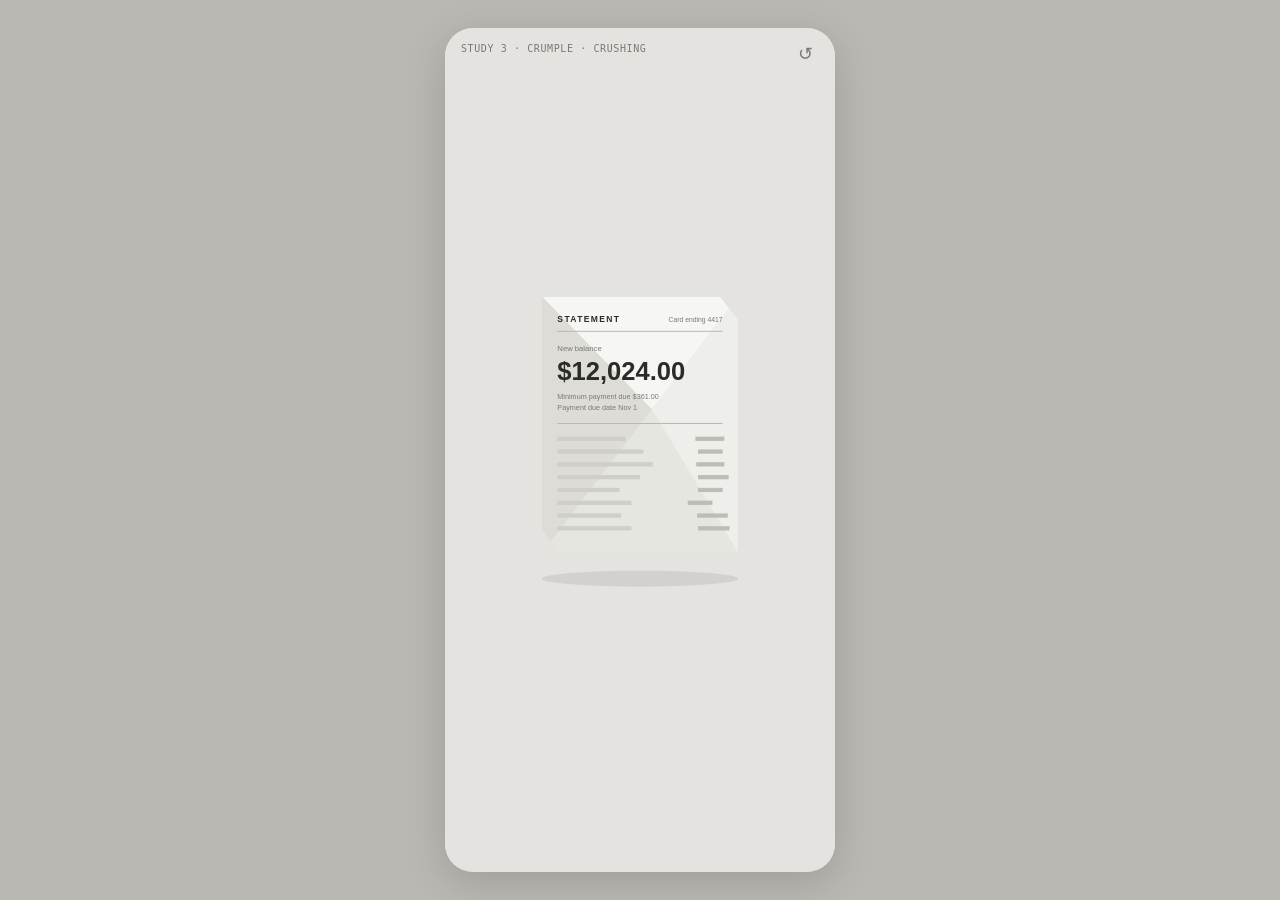
<file: interaction-study-3-crumple/index.html>
<!doctype html><html><head><meta charset=utf8><meta name=viewport content="width=device-width,initial-scale=1,viewport-fit=cover"><style>:root{color-scheme:light;box-sizing:border-box;padding-top:env(safe-area-inset-top,0px);padding-bottom:env(safe-area-inset-bottom,0px)}html{scroll-padding-top:env(safe-area-inset-top,0px)}body{margin:0;padding:0;font:14px -apple-system,BlinkMacSystemFont,sans-serif;background:#fff;color:#000}img{max-width:100%}[hidden]:not([hidden=until-found i]){display:none!important}</style></head><body>
<title>Interaction Study 3 Crumple</title>
<style>
:root { --bg:#b9b8b3; --stage:#d6d5d1; --fg:#2b2b2a; --dim:#7a7975; color-scheme: light; }
html, body { height: 100%; }
body { background: var(--bg); color: var(--fg); margin: 0; overflow: hidden;
  font: 12px/1.3 ui-monospace, "SF Mono", Menlo, monospace; }
.stage { position: relative; height: 100%; max-width: 430px; max-height: 932px; margin: 0 auto; background: var(--stage);
  touch-action: none; user-select: none; -webkit-user-select: none; -webkit-touch-callout: none; }
@media (min-width: 600px) { body { display: grid; place-items: center; }
  .stage { width: 390px; height: min(844px, 100%); border-radius: 28px; overflow: hidden; box-shadow: 0 10px 40px rgba(0,0,0,0.15); } }
canvas { position: absolute; inset: 0; width: 100%; height: 100%; display: block; touch-action: none; }
.tag { position: absolute; left: 16px; top: 14px; color: var(--dim); letter-spacing: .06em; text-transform: uppercase; font-size: 10px; pointer-events: none; }
#reset { position: absolute; right: 12px; top: 8px; width: 36px; height: 36px; border-radius: 50%; border: 0; background: rgba(0,0,0,0.06);
  background: transparent; color: var(--dim); font-size: 18px; line-height: 1; cursor: pointer; }
#reset:focus-visible { outline: 2px solid #aaa; }
#hint { position: absolute; left: 0; right: 0; bottom: 18px; text-align: center; color: var(--dim); font-size: 10px; pointer-events: none; }
</style>
<div class="stage">
  <canvas id="c"></canvas>
  <div class="tag">Study 3 · crumple · crushing</div>
  <button id="reset" aria-label="Reset">↺</button>
  <div id="hint" hidden></div>
</div>
<script>
// ---- shared stage, thread geometry, audio, cue helpers ----
const cvs = document.getElementById('c');
const ctx = cvs.getContext('2d');
let W = 390, H = 844, DPR = 1;
function resize() {
  const r = cvs.getBoundingClientRect();
  DPR = Math.min(window.devicePixelRatio || 1, 2);
  W = r.width; H = r.height;
  cvs.width = Math.round(W * DPR); cvs.height = Math.round(H * DPR);
  ctx.setTransform(DPR, 0, 0, DPR, 0, 0);
}
window.addEventListener('resize', resize);
resize();

const N = 14;                       // number of threads
const lerp = (a, b, t) => a + (b - a) * t;
const clamp = (v, a, b) => Math.max(a, Math.min(b, v));
const now = () => performance.now() / 1000;

// y offset of thread i at normalized position u (0 = left anchor, 1 = right end)
// spread: 1 = full fan, 0 = gathered into one line
function threadY(i, u, spread, bulge) {
  const k = (i - (N - 1) / 2) / ((N - 1) / 2);   // -1..1
  const cy = H * 0.5;
  const edge = 9;                                // thread spacing at the ends
  const mid = H * 0.17 * bulge;                  // extra spacing in the middle
  return cy + k * spread * (edge + mid * Math.sin(Math.PI * u));
}

// ---- audio ----
let AC = null, master = null;
function audio() {
  if (!AC) {
    try {
      AC = new (window.AudioContext || window.webkitAudioContext)();
      master = AC.createGain(); master.gain.value = 0.55;
      const lp = AC.createBiquadFilter(); lp.type = 'lowpass'; lp.frequency.value = 2600;
      master.connect(lp); lp.connect(AC.destination);
    } catch (e) { AC = null; }
  }
  if (AC && AC.state === 'suspended') AC.resume();
  return AC;
}
// soft, slow-attack tone (silky: no hard transient)
function tone(freq, dur = 1.6, vol = 0.18, delay = 0, type = 'sine') {
  const a = audio(); if (!a) return;
  const t = a.currentTime + delay;
  const o = a.createOscillator(), g = a.createGain();
  const o2 = a.createOscillator();              // slight detune for sheen
  o.type = type; o2.type = 'sine';
  o.frequency.value = freq; o2.frequency.value = freq * 1.003;
  g.gain.setValueAtTime(0.0001, t);
  g.gain.exponentialRampToValueAtTime(vol, t + 0.06);
  g.gain.exponentialRampToValueAtTime(0.0001, t + dur);
  o.connect(g); o2.connect(g); g.connect(master);
  o.start(t); o2.start(t); o.stop(t + dur + 0.05); o2.stop(t + dur + 0.05);
}
const SCALE = [261.6, 293.7, 329.6, 392.0, 440.0, 523.3, 587.3, 659.3, 784.0, 880.0, 1046.5, 1174.7, 1318.5, 1568.0];

// continuous voice (for stretching / gathering)
function makeVoice(type = 'triangle') {
  const a = audio(); if (!a) return null;
  const o = a.createOscillator(), g = a.createGain(), f = a.createBiquadFilter();
  o.type = type; f.type = 'lowpass'; f.frequency.value = 900; f.Q.value = 4;
  g.gain.value = 0.0001;
  o.connect(f); f.connect(g); g.connect(master); o.start();
  return {
    set(freq, vol, cutoff) {
      const t = a.currentTime;
      o.frequency.setTargetAtTime(freq, t, 0.05);
      g.gain.setTargetAtTime(Math.max(vol, 0.0001), t, 0.08);
      if (cutoff) f.frequency.setTargetAtTime(cutoff, t, 0.08);
    },
    off() { g.gain.setTargetAtTime(0.0001, a.currentTime, 0.15); }
  };
}

// ---- cue helpers ----
// ghost fingertip: soft ring + trail
function ghost(x, y, alpha, r = 18) {
  if (alpha <= 0.01) return;
  ctx.save();
  ctx.globalAlpha = alpha;
  ctx.strokeStyle = '#e8e8e8'; ctx.lineWidth = 1.5;
  ctx.beginPath(); ctx.arc(x, y, r, 0, Math.PI * 2); ctx.stroke();
  ctx.fillStyle = 'rgba(232,232,232,0.18)';
  ctx.beginPath(); ctx.arc(x, y, r - 4, 0, Math.PI * 2); ctx.fill();
  ctx.restore();
}
function touchRipple(list, t) {
  for (let i = list.length - 1; i >= 0; i--) {
    const p = list[i], age = t - p.t;
    if (age > 0.6) { list.splice(i, 1); continue; }
    ctx.save();
    ctx.globalAlpha = (1 - age / 0.6) * 0.5;
    ctx.strokeStyle = '#ddd'; ctx.lineWidth = 1;
    ctx.beginPath(); ctx.arc(p.x, p.y, 10 + age * 60, 0, Math.PI * 2); ctx.stroke();
    ctx.restore();
  }
}

// ---- pointer helpers ----
function pos(e) {
  const r = cvs.getBoundingClientRect();
  return { x: e.clientX - r.left, y: e.clientY - r.top };
}

// reset button
document.getElementById('reset').addEventListener('click', () => { if (window.resetStudy) window.resetStudy(); });

const ASSETS={"can": "<svg xmlns=\"http://www.w3.org/2000/svg\" viewBox=\"0 0 100 124\" width=\"100\" height=\"124\"><polygon points=\"4.0,16.0 10.2,20.5 18.8,118.5 14.0,115.0\" fill=\"#53524f\"/><polygon points=\"10.2,20.5 27.0,23.8 32.0,121.1 18.8,118.5\" fill=\"#61605d\"/><polygon points=\"27.0,23.8 50.0,25.0 50.0,122.0 32.0,121.1\" fill=\"#7f7e7a\"/><polygon points=\"50.0,25.0 73.0,23.8 68.0,121.1 50.0,122.0\" fill=\"#8f8e8a\"/><polygon points=\"73.0,23.8 89.8,20.5 81.2,118.5 68.0,121.1\" fill=\"#7f7e7a\"/><polygon points=\"89.8,20.5 96.0,16.0 86.0,115.0 81.2,118.5\" fill=\"#706f6b\"/><polygon points=\"96.0,16.0 92.5,19.4 82.5,22.4 67.6,24.3 50.0,25.0 32.4,24.3 17.5,22.4 7.5,19.4 4.0,16.0 7.5,12.6 17.5,9.6 32.4,7.7 50.0,7.0 67.6,7.7 82.5,9.6 92.5,12.6\" fill=\"#8f8e8a\"/><polygon points=\"90.0,16.0 87.0,18.7 78.3,21.0 65.3,22.5 50.0,23.0 34.7,22.5 21.7,21.0 13.0,18.7 10.0,16.0 13.0,13.3 21.7,11.0 34.7,9.5 50.0,9.0 65.3,9.5 78.3,11.0 87.0,13.3\" fill=\"#3a3937\"/><polygon points=\"96.0,16.0 92.5,19.4 82.5,22.4 67.6,24.3 50.0,25.0 32.4,24.3 17.5,22.4 7.5,19.4 4.0,16.0 4.0,13.5 7.5,16.9 17.5,19.9 32.4,21.8 50.0,22.5 67.6,21.8 82.5,19.9 92.5,16.9 96.0,13.5\" fill=\"#9c9b97\"/></svg>", "front": "<svg xmlns=\"http://www.w3.org/2000/svg\" viewBox=\"0 0 230 300\" width=\"230\" height=\"300\"><polygon points=\"0.0,0.0 230.0,0.0 128.8,132.0\" fill=\"#f6f6f3\"/><polygon points=\"230.0,0.0 230.0,300.0 128.8,132.0\" fill=\"#eeeeea\"/><polygon points=\"230.0,300.0 0.0,300.0 128.8,132.0\" fill=\"#e6e6e1\"/><polygon points=\"0.0,300.0 0.0,0.0 128.8,132.0\" fill=\"#dddcd7\"/><text x=\"18\" y=\"30\" font-family=\"Helvetica, Arial, sans-serif\" font-size=\"10\" font-weight=\"700\" fill=\"#2b2b2a\" text-anchor=\"start\" letter-spacing=\"1.6\">STATEMENT</text><text x=\"212\" y=\"30\" font-family=\"Helvetica, Arial, sans-serif\" font-size=\"8\" font-weight=\"400\" fill=\"#7a7975\" text-anchor=\"end\" letter-spacing=\"0\">Card ending 4417</text><rect x=\"18\" y=\"40\" width=\"194\" height=\"1.2\" fill=\"#b9b8b3\"/><text x=\"18\" y=\"64\" font-family=\"Helvetica, Arial, sans-serif\" font-size=\"9\" font-weight=\"400\" fill=\"#7a7975\" text-anchor=\"start\" letter-spacing=\"0\">New balance</text><text x=\"18\" y=\"98\" font-family=\"Helvetica, Arial, sans-serif\" font-size=\"30\" font-weight=\"700\" fill=\"#2b2b2a\" text-anchor=\"start\" letter-spacing=\"0\">$12,024.00</text><text x=\"18\" y=\"120\" font-family=\"Helvetica, Arial, sans-serif\" font-size=\"8.5\" font-weight=\"400\" fill=\"#7a7975\" text-anchor=\"start\" letter-spacing=\"0\">Minimum payment due  $361.00</text><text x=\"18\" y=\"133\" font-family=\"Helvetica, Arial, sans-serif\" font-size=\"8.5\" font-weight=\"400\" fill=\"#7a7975\" text-anchor=\"start\" letter-spacing=\"0\">Payment due date  Nov 1</text><rect x=\"18\" y=\"148\" width=\"194\" height=\"1.2\" fill=\"#b9b8b3\"/><rect x=\"18\" y=\"164\" width=\"80\" height=\"5\" fill=\"#cfcec9\"/><rect x=\"180\" y=\"164\" width=\"34\" height=\"5\" fill=\"#bdbcb7\"/><rect x=\"18\" y=\"179\" width=\"101\" height=\"5\" fill=\"#cfcec9\"/><rect x=\"183\" y=\"179\" width=\"29\" height=\"5\" fill=\"#bdbcb7\"/><rect x=\"18\" y=\"194\" width=\"112\" height=\"5\" fill=\"#cfcec9\"/><rect x=\"181\" y=\"194\" width=\"33\" height=\"5\" fill=\"#bdbcb7\"/><rect x=\"18\" y=\"209\" width=\"97\" height=\"5\" fill=\"#cfcec9\"/><rect x=\"183\" y=\"209\" width=\"36\" height=\"5\" fill=\"#bdbcb7\"/><rect x=\"18\" y=\"224\" width=\"73\" height=\"5\" fill=\"#cfcec9\"/><rect x=\"183\" y=\"224\" width=\"29\" height=\"5\" fill=\"#bdbcb7\"/><rect x=\"18\" y=\"239\" width=\"87\" height=\"5\" fill=\"#cfcec9\"/><rect x=\"171\" y=\"239\" width=\"29\" height=\"5\" fill=\"#bdbcb7\"/><rect x=\"18\" y=\"254\" width=\"75\" height=\"5\" fill=\"#cfcec9\"/><rect x=\"182\" y=\"254\" width=\"36\" height=\"5\" fill=\"#bdbcb7\"/><rect x=\"18\" y=\"269\" width=\"87\" height=\"5\" fill=\"#cfcec9\"/><rect x=\"183\" y=\"269\" width=\"37\" height=\"5\" fill=\"#bdbcb7\"/></svg>", "back": "<svg xmlns=\"http://www.w3.org/2000/svg\" viewBox=\"0 0 230 300\" width=\"230\" height=\"300\"><polygon points=\"0.0,0.0 230.0,0.0 128.8,132.0\" fill=\"#f6f6f3\"/><polygon points=\"230.0,0.0 230.0,300.0 128.8,132.0\" fill=\"#eeeeea\"/><polygon points=\"230.0,300.0 0.0,300.0 128.8,132.0\" fill=\"#e6e6e1\"/><polygon points=\"0.0,300.0 0.0,0.0 128.8,132.0\" fill=\"#dddcd7\"/><g transform=\"translate(230 0) scale(-1 1)\" opacity=\"0.05\"><text x=\"18\" y=\"30\" font-family=\"Helvetica, Arial, sans-serif\" font-size=\"10\" font-weight=\"700\" fill=\"#2b2b2a\" text-anchor=\"start\" letter-spacing=\"1.6\">STATEMENT</text><text x=\"212\" y=\"30\" font-family=\"Helvetica, Arial, sans-serif\" font-size=\"8\" font-weight=\"400\" fill=\"#7a7975\" text-anchor=\"end\" letter-spacing=\"0\">Card ending 4417</text><rect x=\"18\" y=\"40\" width=\"194\" height=\"1.2\" fill=\"#b9b8b3\"/><text x=\"18\" y=\"64\" font-family=\"Helvetica, Arial, sans-serif\" font-size=\"9\" font-weight=\"400\" fill=\"#7a7975\" text-anchor=\"start\" letter-spacing=\"0\">New balance</text><text x=\"18\" y=\"98\" font-family=\"Helvetica, Arial, sans-serif\" font-size=\"30\" font-weight=\"700\" fill=\"#2b2b2a\" text-anchor=\"start\" letter-spacing=\"0\">$12,024.00</text><text x=\"18\" y=\"120\" font-family=\"Helvetica, Arial, sans-serif\" font-size=\"8.5\" font-weight=\"400\" fill=\"#7a7975\" text-anchor=\"start\" letter-spacing=\"0\">Minimum payment due  $361.00</text><text x=\"18\" y=\"133\" font-family=\"Helvetica, Arial, sans-serif\" font-size=\"8.5\" font-weight=\"400\" fill=\"#7a7975\" text-anchor=\"start\" letter-spacing=\"0\">Payment due date  Nov 1</text><rect x=\"18\" y=\"148\" width=\"194\" height=\"1.2\" fill=\"#b9b8b3\"/><rect x=\"18\" y=\"164\" width=\"80\" height=\"5\" fill=\"#cfcec9\"/><rect x=\"180\" y=\"164\" width=\"34\" height=\"5\" fill=\"#bdbcb7\"/><rect x=\"18\" y=\"179\" width=\"101\" height=\"5\" fill=\"#cfcec9\"/><rect x=\"183\" y=\"179\" width=\"29\" height=\"5\" fill=\"#bdbcb7\"/><rect x=\"18\" y=\"194\" width=\"112\" height=\"5\" fill=\"#cfcec9\"/><rect x=\"181\" y=\"194\" width=\"33\" height=\"5\" fill=\"#bdbcb7\"/><rect x=\"18\" y=\"209\" width=\"97\" height=\"5\" fill=\"#cfcec9\"/><rect x=\"183\" y=\"209\" width=\"36\" height=\"5\" fill=\"#bdbcb7\"/><rect x=\"18\" y=\"224\" width=\"73\" height=\"5\" fill=\"#cfcec9\"/><rect x=\"183\" y=\"224\" width=\"29\" height=\"5\" fill=\"#bdbcb7\"/><rect x=\"18\" y=\"239\" width=\"87\" height=\"5\" fill=\"#cfcec9\"/><rect x=\"171\" y=\"239\" width=\"29\" height=\"5\" fill=\"#bdbcb7\"/><rect x=\"18\" y=\"254\" width=\"75\" height=\"5\" fill=\"#cfcec9\"/><rect x=\"182\" y=\"254\" width=\"36\" height=\"5\" fill=\"#bdbcb7\"/><rect x=\"18\" y=\"269\" width=\"87\" height=\"5\" fill=\"#cfcec9\"/><rect x=\"183\" y=\"269\" width=\"37\" height=\"5\" fill=\"#bdbcb7\"/></g></svg>", "front_plain": "<svg xmlns=\"http://www.w3.org/2000/svg\" viewBox=\"0 0 230 300\" width=\"230\" height=\"300\"><rect width=\"230\" height=\"300\" fill=\"#f4f3ef\"/><text x=\"18\" y=\"30\" font-family=\"Helvetica, Arial, sans-serif\" font-size=\"10\" font-weight=\"700\" fill=\"#2b2b2a\" text-anchor=\"start\" letter-spacing=\"1.6\">STATEMENT</text><text x=\"212\" y=\"30\" font-family=\"Helvetica, Arial, sans-serif\" font-size=\"8\" font-weight=\"400\" fill=\"#7a7975\" text-anchor=\"end\" letter-spacing=\"0\">Card ending 4417</text><rect x=\"18\" y=\"40\" width=\"194\" height=\"1.2\" fill=\"#b9b8b3\"/><text x=\"18\" y=\"64\" font-family=\"Helvetica, Arial, sans-serif\" font-size=\"9\" font-weight=\"700\" fill=\"#c23b2e\" text-anchor=\"start\" letter-spacing=\"1.2\">PAYMENT OVERDUE</text><text x=\"18\" y=\"98\" font-family=\"Helvetica, Arial, sans-serif\" font-size=\"30\" font-weight=\"700\" fill=\"#c23b2e\" text-anchor=\"start\" letter-spacing=\"0\">$12,024.00</text><text x=\"18\" y=\"120\" font-family=\"Helvetica, Arial, sans-serif\" font-size=\"8.5\" font-weight=\"400\" fill=\"#7a7975\" text-anchor=\"start\" letter-spacing=\"0\">Minimum payment due  $361.00</text><text x=\"18\" y=\"133\" font-family=\"Helvetica, Arial, sans-serif\" font-size=\"8.5\" font-weight=\"400\" fill=\"#7a7975\" text-anchor=\"start\" letter-spacing=\"0\">Payment due date  Nov 1</text><rect x=\"18\" y=\"148\" width=\"194\" height=\"1.2\" fill=\"#b9b8b3\"/><rect x=\"18\" y=\"164\" width=\"80\" height=\"5\" fill=\"#cfcec9\"/><rect x=\"180\" y=\"164\" width=\"34\" height=\"5\" fill=\"#bdbcb7\"/><rect x=\"18\" y=\"179\" width=\"101\" height=\"5\" fill=\"#cfcec9\"/><rect x=\"183\" y=\"179\" width=\"29\" height=\"5\" fill=\"#bdbcb7\"/><rect x=\"18\" y=\"194\" width=\"112\" height=\"5\" fill=\"#cfcec9\"/><rect x=\"181\" y=\"194\" width=\"33\" height=\"5\" fill=\"#bdbcb7\"/><rect x=\"18\" y=\"209\" width=\"97\" height=\"5\" fill=\"#cfcec9\"/><rect x=\"183\" y=\"209\" width=\"36\" height=\"5\" fill=\"#bdbcb7\"/><rect x=\"18\" y=\"224\" width=\"73\" height=\"5\" fill=\"#cfcec9\"/><rect x=\"183\" y=\"224\" width=\"29\" height=\"5\" fill=\"#bdbcb7\"/><rect x=\"18\" y=\"239\" width=\"87\" height=\"5\" fill=\"#cfcec9\"/><rect x=\"171\" y=\"239\" width=\"29\" height=\"5\" fill=\"#bdbcb7\"/><rect x=\"18\" y=\"254\" width=\"75\" height=\"5\" fill=\"#cfcec9\"/><rect x=\"182\" y=\"254\" width=\"36\" height=\"5\" fill=\"#bdbcb7\"/><rect x=\"18\" y=\"269\" width=\"87\" height=\"5\" fill=\"#cfcec9\"/><rect x=\"183\" y=\"269\" width=\"37\" height=\"5\" fill=\"#bdbcb7\"/></svg>"};
// ---- shared for the statement studies: light low-poly scene, assets, mouse cues, sounds ----
const COL = { wall: '#d6d5d1', floor: '#c4c3be', ink: '#2b2b2a', under: '#b9b8b3', shadow: 'rgba(0,0,0,0.10)' };
const IMG = {};
for (const k in ASSETS) { const im = new Image(); im.src = 'data:image/svg+xml;charset=utf-8,' + encodeURIComponent(ASSETS[k]); IMG[k] = im; }

const HORIZON = () => H * 0.34;
function groundY(z) { return lerp(H * 0.9, H * 0.4, z); }
function zScale(z) { return lerp(1, 0.32, z); }
function worldToScreen(x, z, h) { const s = zScale(z); return { x: W / 2 + x * W * 0.9 * s, y: groundY(z) - h * H * 0.45 * s, s }; }

let brighten = 0;      // used by the throw study
function drawRoom() {
  ctx.fillStyle = COL.wall; ctx.fillRect(0, 0, W, H);
  // floor: two flat facets + board seams in the wall colour
  ctx.fillStyle = COL.floor;
  ctx.beginPath(); ctx.moveTo(0, HORIZON()); ctx.lineTo(W, HORIZON()); ctx.lineTo(W, H); ctx.lineTo(0, H); ctx.fill();
  ctx.fillStyle = 'rgba(0,0,0,0.035)';
  ctx.beginPath(); ctx.moveTo(W / 2, HORIZON()); ctx.lineTo(W, HORIZON()); ctx.lineTo(W, H); ctx.fill();
  ctx.strokeStyle = COL.wall; ctx.lineWidth = 1.2;
  const vx = W / 2, vy = HORIZON() - H * 0.3;
  for (let i = -7; i <= 7; i++) {
    const bx = W / 2 + i * W * 0.2, t = (HORIZON() - vy) / (H - vy);
    ctx.beginPath(); ctx.moveTo(lerp(vx, bx, t), HORIZON()); ctx.lineTo(bx, H); ctx.stroke();
  }
  if (brighten > 0.001) { ctx.fillStyle = `rgba(255,255,255,${brighten})`; ctx.fillRect(0, 0, W, H); }
}

const CAN_Z = 1.0, CAN_W = 58, CAN_R = 0.075;
function canH() { return CAN_W / (H * 0.45 * zScale(CAN_Z)); }       // rim height in world units, matched to the drawing
function drawCan(dy = 0) {
  const b = worldToScreen(0, CAN_Z, 0), h = CAN_W * 1.24;
  if (IMG.can.complete) ctx.drawImage(IMG.can, b.x - CAN_W / 2, b.y - h * (120 / 124) + dy, CAN_W, h);
  ctx.fillStyle = COL.shadow; ctx.beginPath(); ctx.ellipse(b.x, b.y + 2, CAN_W * 0.42, 4, 0, 0, Math.PI * 2); ctx.fill();
}

// ---- low-poly crumpled ball (same scheme as crushing_01_ball.svg) ----
function makeBall(seed) {
  let s = seed; const rnd = () => (s = (s * 9301 + 49297) % 233280) / 233280;
  const n = 11, outer = [], inner = [];
  for (let i = 0; i < n; i++) {
    const a = i / n * Math.PI * 2 + (rnd() - 0.5) * 0.24; outer.push([Math.cos(a) * (0.82 + rnd() * 0.26), Math.sin(a) * (0.82 + rnd() * 0.26)]);
    const b = (i + 0.5) / n * Math.PI * 2, r = 0.5 * (0.7 + rnd() * 0.5); inner.push([Math.cos(b) * r - 0.08, Math.sin(b) * r - 0.1]);
  }
  const tris = [];
  for (let i = 0; i < n; i++) {
    const a = outer[i], b = outer[(i + 1) % n], m = inner[i], m0 = inner[(i - 1 + n) % n];
    tris.push([a, b, m], [a, m, m0], [m0, m, [-0.12, -0.15]]);
  }
  tris.forEach(t => t.j = (rnd() - 0.5) * 2.4);
  return { outer, tris };
}
var SHADE_OFF = 0;
const SHADES = ['#f3f3f0', '#e8e8e4', '#dcdbd6', '#cfcec9', '#c2c1bc', '#b3b2ad', '#a3a29d'];
function triShade(t, rot) {
  const mx = (t[0][0] + t[1][0] + t[2][0]) / 3, my = (t[0][1] + t[1][1] + t[2][1]) / 3;
  const c = Math.cos(rot), s = Math.sin(rot), x = mx * c - my * s, y = mx * s + my * c;
  return SHADES[Math.max(0, Math.min(6, Math.round(3 + (x + y) * 2.2 + t.j + SHADE_OFF)))];
}
function drawBall(ball, cx, cy, r, rot = 0, alpha = 1) {
  ctx.save(); ctx.globalAlpha = alpha; ctx.translate(cx, cy); ctx.rotate(rot);
  for (const t of ball.tris) {
    ctx.fillStyle = triShade(t, rot);
    ctx.beginPath(); ctx.moveTo(t[0][0] * r, t[0][1] * r); ctx.lineTo(t[1][0] * r, t[1][1] * r); ctx.lineTo(t[2][0] * r, t[2][1] * r); ctx.closePath(); ctx.fill();
    ctx.strokeStyle = ctx.fillStyle; ctx.lineWidth = 0.6; ctx.stroke();   // hide hairline seams
  }
  ctx.restore();
}

// ---- mouse cue: a soft ghost cursor (filled, no outlines) ----
function ghostCursor(x, y, alpha, pressed = 0) {
  if (alpha <= 0.01) return;
  ctx.save(); ctx.globalAlpha = alpha;
  if (pressed > 0) { ctx.fillStyle = `rgba(43,43,42,${0.18 * pressed})`; ctx.beginPath(); ctx.arc(x, y, 10 + 8 * (1 - pressed), 0, Math.PI * 2); ctx.fill(); }
  ctx.translate(x, y);
  ctx.fillStyle = 'rgba(43,43,42,0.55)';
  ctx.beginPath(); ctx.moveTo(0, 0); ctx.lineTo(0, 17); ctx.lineTo(4.5, 13); ctx.lineTo(7.5, 19.5); ctx.lineTo(10, 18.4); ctx.lineTo(7, 12); ctx.lineTo(12.5, 12); ctx.closePath(); ctx.fill();
  ctx.restore();
}
function softRipple(list, t) {
  for (let i = list.length - 1; i >= 0; i--) {
    const p = list[i], age = t - p.t; if (age > 0.5) { list.splice(i, 1); continue; }
    ctx.fillStyle = `rgba(43,43,42,${(1 - age / 0.5) * 0.12})`;
    ctx.beginPath(); ctx.arc(p.x, p.y, 6 + age * 50, 0, Math.PI * 2); ctx.fill();
  }
}
const easeIO = x => x < 0 ? 0 : x > 1 ? 1 : x * x * (3 - 2 * x);

// ---- noise sounds ----
let NOISE = null;
function noiseBuf() {
  const a = audio(); if (!a) return null;
  if (!NOISE) { NOISE = a.createBuffer(1, a.sampleRate, a.sampleRate); const d = NOISE.getChannelData(0); for (let i = 0; i < d.length; i++) d[i] = Math.random() * 2 - 1; }
  return NOISE;
}
function burst({ dur = 0.05, freq = 3000, q = 1, vol = 0.2, delay = 0, type = 'bandpass', attack = 0.002 } = {}) {
  const a = audio(), buf = noiseBuf(); if (!a || !buf) return;
  const t = a.currentTime + delay, s = a.createBufferSource(); s.buffer = buf;
  const f = a.createBiquadFilter(); f.type = type; f.frequency.value = freq; f.Q.value = q;
  const g = a.createGain(); g.gain.setValueAtTime(0.0001, t); g.gain.exponentialRampToValueAtTime(vol, t + attack); g.gain.exponentialRampToValueAtTime(0.0001, t + dur);
  s.connect(f); f.connect(g); g.connect(master); s.start(t, Math.random() * 0.5); s.stop(t + dur + 0.02);
}
function rustle(k = 1) { for (let i = 0; i < 1 + Math.floor(Math.random() * 3 * k); i++) burst({ dur: 0.03 + Math.random() * 0.05, freq: 1500 + Math.random() * 4000, q: 1.5 + Math.random() * 3, vol: 0.06 * k, delay: i * 0.015 }); }
function thud(vol = 0.3, freq = 90) {
  const a = audio(); if (!a) return;
  const t = a.currentTime, o = a.createOscillator(), g = a.createGain();
  o.frequency.setValueAtTime(freq * 1.8, t); o.frequency.exponentialRampToValueAtTime(freq, t + 0.1);
  g.gain.setValueAtTime(vol, t); g.gain.exponentialRampToValueAtTime(0.0001, t + 0.3);
  o.connect(g); g.connect(master); o.start(t); o.stop(t + 0.35);
}
function makeNoiseVoice(type = 'bandpass') {
  const a = audio(), buf = noiseBuf(); if (!a || !buf) return null;
  const s = a.createBufferSource(); s.buffer = buf; s.loop = true;
  const f = a.createBiquadFilter(); f.type = type; f.frequency.value = 600; f.Q.value = 0.8;
  const g = a.createGain(); g.gain.value = 0.0001; s.connect(f); f.connect(g); g.connect(master); s.start();
  return { set(fr, v, q) { const t = a.currentTime; f.frequency.setTargetAtTime(fr, t, 0.05); g.gain.setTargetAtTime(Math.max(v, 0.0001), t, 0.06); if (q) f.Q.setTargetAtTime(q, t, 0.05); },
           off() { g.gain.setTargetAtTime(0.0001, a.currentTime, 0.1); } };
}
// mouse only: these studies read hover + press, so ignore touch
const isMouse = e => e.pointerType === 'mouse' || e.pointerType === 'pen';

</script>
<script>
// STUDY 3 — CRUMPLE · CRUSHING  (asset: crushing_01_ball.svg)
// Plain ground, just the statement. Hover: two open white-glove hands fade in at its sides.
// Press and hold: the hands close in, fingers curl, and they shake harder as the paper is crushed into a low-poly ball.
const HW = 98, HH = 128, M = 22, BALL_R = 50;
const BALL = makeBall(17);
const RECT = [], TARGET = [];
for (let i = 0; i < M; i++) {
  const u = i / M * 4, side = Math.floor(u), f = u - side;
  const p = side === 0 ? [-HW + 2 * HW * f, -HH] : side === 1 ? [HW, -HH + 2 * HH * f] : side === 2 ? [HW - 2 * HW * f, HH] : [-HW, HH - 2 * HH * f];
  RECT.push(p);
  const a = Math.atan2(p[1], p[0]);
  let best = BALL.outer[0], bd = 9; BALL.outer.forEach(o => { const d = Math.abs(Math.atan2(o[1], o[0]) - a); const dd = Math.min(d, 2 * Math.PI - d); if (dd < bd) { bd = dd; best = o; } });
  const r = Math.hypot(...best); TARGET.push([Math.cos(a) * r * BALL_R, Math.sin(a) * r * BALL_R]);
}
let S;
function resetStudy() {
  if (S && S.groan) S.groan.off();
  S = { c: 0, L: 0, held: false, mouse: null, state: 'flat', shake: 0, handA: 0, close: 0, ripples: [], groan: S && S.groan, doneT: 0 };
}
window.resetStudy = resetStudy; resetStudy();
const center = () => ({ x: W / 2, y: H * 0.47 });
const halfW = k => lerp(HW, BALL_R, k);
function overPaper(p) { const c = center(), k = easeIO(S.c); return p && Math.abs(p.x - c.x) < halfW(k) + 60 && Math.abs(p.y - c.y) < lerp(HH, BALL_R, k) + 30; }

cvs.addEventListener('pointermove', e => { if (!isMouse(e)) return; S.mouse = pos(e); });
cvs.addEventListener('pointerleave', () => { S.mouse = null; });
cvs.addEventListener('pointerdown', e => {
  if (!isMouse(e)) return; audio();
  const p = pos(e);
  if (S.state === 'ball') return;
  if (overPaper(p)) {
    cvs.setPointerCapture(e.pointerId); S.held = true; S.state = 'crush';
    if (!S.groan) S.groan = makeVoice('sawtooth');
    thud(0.1, 80); rustle(0.5);
  } else S.ripples.push({ x: p.x, y: p.y, t: now() });
});
cvs.addEventListener('pointerup', () => {
  if (!S.held) return; S.held = false;
  if (S.groan) S.groan.off();
  if (S.state !== 'ball') { S.L = S.c * 0.85; S.state = 'flat'; }
});

function frame() {
  const t = now(), dt = 1 / 60;
  const hov = S.mouse && overPaper(S.mouse);
  if (S.mouse) cvs.style.cursor = S.state === 'ball' ? 'default' : hov || S.held ? 'none' : 'default';
  S.handA = lerp(S.handA, (hov || S.held) && S.state !== 'ball' ? 1 : S.state === 'ball' ? 0 : 0, S.state === 'ball' ? 0.04 : 0.1);
  if (S.held) {
    S.close = lerp(S.close, 1, 0.2);
    if (S.close > 0.8) {             // hands are on the paper: start crushing; slow at first, then it gives way
      const rate = 0.16 + S.c * 0.75, prev = S.c;
      S.c = Math.min(1, S.c + rate * dt);
      S.shake = 0.6 + S.c * 7;
      if (S.groan) S.groan.set(46 + (1 - S.c) * 20, 0.05 + S.c * 0.05, 180 + S.c * 300);
      if (Math.random() < 0.18 + S.c * 0.5) burst({ dur: 0.05 + Math.random() * 0.06, freq: 300 + Math.random() * 1200, q: 1 + Math.random() * 2, vol: 0.08 + S.c * 0.12 });
      if (S.c >= 1 && prev < 1) { thud(0.45, 55); burst({ dur: 0.25, freq: 600, q: 0.6, vol: 0.2 }); S.state = 'ball'; S.held = false; S.doneT = t; if (S.groan) S.groan.off(); }
    }
  } else {
    S.close = lerp(S.close, 0, 0.08);
    if (S.state === 'flat') S.c = lerp(S.c, S.L, 0.025);
    S.shake *= 0.85;
  }

  ctx.fillStyle = '#e4e3df'; ctx.fillRect(0, 0, W, H);
  const c0 = center(), k = easeIO(S.c);
  const j = () => (Math.random() - 0.5) * S.shake;
  const cx = c0.x + j(), cy = c0.y + j() + (S.state === 'ball' ? Math.abs(Math.sin((t - S.doneT) * 8)) * 10 * Math.exp(-(t - S.doneT) * 4) : 0);
  const pts = RECT.map((p, i) => [cx + lerp(p[0], TARGET[i][0], k), cy + lerp(p[1], TARGET[i][1], k)]);

  ctx.fillStyle = 'rgba(0,0,0,0.08)'; ctx.beginPath(); ctx.ellipse(c0.x, c0.y + lerp(HH, BALL_R, k) + 26, lerp(HW, BALL_R, k), 8, 0, 0, Math.PI * 2); ctx.fill();
  ctx.save();
  ctx.beginPath(); pts.forEach((p, i) => i ? ctx.lineTo(...p) : ctx.moveTo(...p)); ctx.closePath(); ctx.clip();
  ctx.translate(cx, cy); const sc = 1 - k * 0.7; ctx.scale(sc, sc);
  if (IMG.front.complete) ctx.drawImage(IMG.front, -HW, -HH, HW * 2, HH * 2);
  ctx.restore();
  if (k > 0.02) {
    ctx.save(); ctx.globalAlpha = Math.min(1, k * 1.25);
    for (let i = 0; i < M; i++) {
      const a = pts[i], b = pts[(i + 1) % M];
      const tt = [[(a[0] - cx) / BALL_R, (a[1] - cy) / BALL_R], [(b[0] - cx) / BALL_R, (b[1] - cy) / BALL_R], [-0.1, -0.12]]; tt.j = Math.sin(i * 12.9) * 1.6;
      ctx.fillStyle = triShade(tt, 0);
      ctx.beginPath(); ctx.moveTo(...a); ctx.lineTo(...b); ctx.lineTo(cx - 6 * k, cy - 8 * k); ctx.closePath(); ctx.fill(); ctx.strokeStyle = ctx.fillStyle; ctx.lineWidth = 0.6; ctx.stroke();
    }
    ctx.restore();
    if (k > 0.6) drawBall(BALL, cx, cy, BALL_R * lerp(1.4, 1, (k - 0.6) / 0.4), 0, (k - 0.6) / 0.4);
  }

  // hands: open and hovering a little outside the sheet; close in onto its edges; fingers curl as it is crushed
  if (S.handA > 0.02) {
    const edge = halfW(k), gap = lerp(20, 0, S.close), bob = Math.sin(t * 2.4) * 3 * (1 - S.close);
    const curl = Math.min(1, S.close * 0.2 + S.c * 1.0);
    glove(cx + edge + gap + j(), cy + bob + j(), 1, curl, S.handA);
    glove(cx - edge - gap + j(), cy - bob + j(), -1, curl, S.handA);
  }
  softRipple(S.ripples, t);
  requestAnimationFrame(frame);
}

// low-poly white glove drawn from 5 frames (glove_01..05.svg): open -> fist. side = 1 for the right hand (fingers point left).
const GLOVES = ["<svg xmlns=\"http://www.w3.org/2000/svg\" viewBox=\"-96 -60 176 124\" width=\"176\" height=\"124\"><g transform=\"translate(1.5 2.5)\" opacity=\"0.55\"><polygon points=\"-88.0,-24.0 -70.0,-28.0 -68.0,27.0\" fill=\"#a9a8a3\" stroke=\"#a9a8a3\" stroke-width=\"0.7\" stroke-linejoin=\"round\"/><polygon points=\"-88.0,-24.0 -68.0,27.0 -88.0,23.0\" fill=\"#a9a8a3\" stroke=\"#a9a8a3\" stroke-width=\"0.7\" stroke-linejoin=\"round\"/><polygon points=\"-70.0,-28.0 -30.0,-33.0 -40.0,-2.0\" fill=\"#a9a8a3\" stroke=\"#a9a8a3\" stroke-width=\"0.7\" stroke-linejoin=\"round\"/><polygon points=\"-30.0,-33.0 -6.0,-24.0 -40.0,-2.0\" fill=\"#a9a8a3\" stroke=\"#a9a8a3\" stroke-width=\"0.7\" stroke-linejoin=\"round\"/><polygon points=\"-6.0,-24.0 -4.0,21.0 -40.0,-2.0\" fill=\"#a9a8a3\" stroke=\"#a9a8a3\" stroke-width=\"0.7\" stroke-linejoin=\"round\"/><polygon points=\"-4.0,21.0 -24.0,31.0 -40.0,-2.0\" fill=\"#a9a8a3\" stroke=\"#a9a8a3\" stroke-width=\"0.7\" stroke-linejoin=\"round\"/><polygon points=\"-24.0,31.0 -68.0,26.0 -40.0,-2.0\" fill=\"#a9a8a3\" stroke=\"#a9a8a3\" stroke-width=\"0.7\" stroke-linejoin=\"round\"/><polygon points=\"-68.0,26.0 -70.0,-28.0 -40.0,-2.0\" fill=\"#a9a8a3\" stroke=\"#a9a8a3\" stroke-width=\"0.7\" stroke-linejoin=\"round\"/><polygon points=\"-7.4,-27.2 16.1,-32.1 18.7,-20.4\" fill=\"#a9a8a3\" stroke=\"#a9a8a3\" stroke-width=\"0.7\" stroke-linejoin=\"round\"/><polygon points=\"-7.4,-27.2 18.7,-20.4 -4.6,-14.8\" fill=\"#a9a8a3\" stroke=\"#a9a8a3\" stroke-width=\"0.7\" stroke-linejoin=\"round\"/><polygon points=\"16.2,-31.9 35.8,-35.5 38.0,-25.7\" fill=\"#a9a8a3\" stroke=\"#a9a8a3\" stroke-width=\"0.7\" stroke-linejoin=\"round\"/><polygon points=\"16.2,-31.9 38.0,-25.7 18.7,-20.6\" fill=\"#a9a8a3\" stroke=\"#a9a8a3\" stroke-width=\"0.7\" stroke-linejoin=\"round\"/><polygon points=\"-6.4,-14.4 20.5,-15.9 21.4,-3.9\" fill=\"#a9a8a3\" stroke=\"#a9a8a3\" stroke-width=\"0.7\" stroke-linejoin=\"round\"/><polygon points=\"-6.4,-14.4 21.4,-3.9 -5.6,-1.6\" fill=\"#a9a8a3\" stroke=\"#a9a8a3\" stroke-width=\"0.7\" stroke-linejoin=\"round\"/><polygon points=\"20.5,-15.7 42.5,-16.4 43.2,-6.4\" fill=\"#a9a8a3\" stroke=\"#a9a8a3\" stroke-width=\"0.7\" stroke-linejoin=\"round\"/><polygon points=\"20.5,-15.7 43.2,-6.4 21.3,-4.1\" fill=\"#a9a8a3\" stroke=\"#a9a8a3\" stroke-width=\"0.7\" stroke-linejoin=\"round\"/><polygon points=\"-5.6,-1.4 20.4,0.8 19.5,12.8\" fill=\"#a9a8a3\" stroke=\"#a9a8a3\" stroke-width=\"0.7\" stroke-linejoin=\"round\"/><polygon points=\"-5.6,-1.4 19.5,12.8 -6.4,11.4\" fill=\"#a9a8a3\" stroke=\"#a9a8a3\" stroke-width=\"0.7\" stroke-linejoin=\"round\"/><polygon points=\"20.3,1.0 41.2,3.3 40.5,13.3\" fill=\"#a9a8a3\" stroke=\"#a9a8a3\" stroke-width=\"0.7\" stroke-linejoin=\"round\"/><polygon points=\"20.3,1.0 40.5,13.3 19.5,12.6\" fill=\"#a9a8a3\" stroke=\"#a9a8a3\" stroke-width=\"0.7\" stroke-linejoin=\"round\"/><polygon points=\"-4.7,10.7 14.8,15.1 12.4,26.9\" fill=\"#a9a8a3\" stroke=\"#a9a8a3\" stroke-width=\"0.7\" stroke-linejoin=\"round\"/><polygon points=\"-4.7,10.7 12.4,26.9 -7.3,23.3\" fill=\"#a9a8a3\" stroke=\"#a9a8a3\" stroke-width=\"0.7\" stroke-linejoin=\"round\"/><polygon points=\"14.8,15.3 30.3,19.3 28.3,29.1\" fill=\"#a9a8a3\" stroke=\"#a9a8a3\" stroke-width=\"0.7\" stroke-linejoin=\"round\"/><polygon points=\"14.8,15.3 28.3,29.1 12.4,26.7\" fill=\"#a9a8a3\" stroke=\"#a9a8a3\" stroke-width=\"0.7\" stroke-linejoin=\"round\"/><polygon points=\"-24.9,21.5 -9.5,37.2 -18.3,46.8\" fill=\"#a9a8a3\" stroke=\"#a9a8a3\" stroke-width=\"0.7\" stroke-linejoin=\"round\"/><polygon points=\"-24.9,21.5 -18.3,46.8 -35.1,32.5\" fill=\"#a9a8a3\" stroke=\"#a9a8a3\" stroke-width=\"0.7\" stroke-linejoin=\"round\"/><polygon points=\"-12.9,35.6 1.7,39.3 0.2,49.2\" fill=\"#a9a8a3\" stroke=\"#a9a8a3\" stroke-width=\"0.7\" stroke-linejoin=\"round\"/><polygon points=\"-12.9,35.6 0.2,49.2 -14.9,48.4\" fill=\"#a9a8a3\" stroke=\"#a9a8a3\" stroke-width=\"0.7\" stroke-linejoin=\"round\"/></g><polygon points=\"-88.0,-24.0 -70.0,-28.0 -68.0,27.0\" fill=\"#d6d5d0\" stroke=\"#d6d5d0\" stroke-width=\"0.7\" stroke-linejoin=\"round\"/><polygon points=\"-88.0,-24.0 -68.0,27.0 -88.0,23.0\" fill=\"#c4c3be\" stroke=\"#c4c3be\" stroke-width=\"0.7\" stroke-linejoin=\"round\"/><polygon points=\"-70.0,-28.0 -30.0,-33.0 -40.0,-2.0\" fill=\"#ffffff\" stroke=\"#ffffff\" stroke-width=\"0.7\" stroke-linejoin=\"round\"/><polygon points=\"-30.0,-33.0 -6.0,-24.0 -40.0,-2.0\" fill=\"#f3f2ee\" stroke=\"#f3f2ee\" stroke-width=\"0.7\" stroke-linejoin=\"round\"/><polygon points=\"-6.0,-24.0 -4.0,21.0 -40.0,-2.0\" fill=\"#e6e5e0\" stroke=\"#e6e5e0\" stroke-width=\"0.7\" stroke-linejoin=\"round\"/><polygon points=\"-4.0,21.0 -24.0,31.0 -40.0,-2.0\" fill=\"#d6d5d0\" stroke=\"#d6d5d0\" stroke-width=\"0.7\" stroke-linejoin=\"round\"/><polygon points=\"-24.0,31.0 -68.0,26.0 -40.0,-2.0\" fill=\"#e6e5e0\" stroke=\"#e6e5e0\" stroke-width=\"0.7\" stroke-linejoin=\"round\"/><polygon points=\"-68.0,26.0 -70.0,-28.0 -40.0,-2.0\" fill=\"#f3f2ee\" stroke=\"#f3f2ee\" stroke-width=\"0.7\" stroke-linejoin=\"round\"/><polygon points=\"-7.4,-27.2 16.1,-32.1 18.7,-20.4\" fill=\"#f3f2ee\" stroke=\"#f3f2ee\" stroke-width=\"0.7\" stroke-linejoin=\"round\"/><polygon points=\"-7.4,-27.2 18.7,-20.4 -4.6,-14.8\" fill=\"#e6e5e0\" stroke=\"#e6e5e0\" stroke-width=\"0.7\" stroke-linejoin=\"round\"/><polygon points=\"16.2,-31.9 35.8,-35.5 38.0,-25.7\" fill=\"#e6e5e0\" stroke=\"#e6e5e0\" stroke-width=\"0.7\" stroke-linejoin=\"round\"/><polygon points=\"16.2,-31.9 38.0,-25.7 18.7,-20.6\" fill=\"#d6d5d0\" stroke=\"#d6d5d0\" stroke-width=\"0.7\" stroke-linejoin=\"round\"/><polygon points=\"-6.4,-14.4 20.5,-15.9 21.4,-3.9\" fill=\"#ffffff\" stroke=\"#ffffff\" stroke-width=\"0.7\" stroke-linejoin=\"round\"/><polygon points=\"-6.4,-14.4 21.4,-3.9 -5.6,-1.6\" fill=\"#f3f2ee\" stroke=\"#f3f2ee\" stroke-width=\"0.7\" stroke-linejoin=\"round\"/><polygon points=\"20.5,-15.7 42.5,-16.4 43.2,-6.4\" fill=\"#e6e5e0\" stroke=\"#e6e5e0\" stroke-width=\"0.7\" stroke-linejoin=\"round\"/><polygon points=\"20.5,-15.7 43.2,-6.4 21.3,-4.1\" fill=\"#d6d5d0\" stroke=\"#d6d5d0\" stroke-width=\"0.7\" stroke-linejoin=\"round\"/><polygon points=\"-5.6,-1.4 20.4,0.8 19.5,12.8\" fill=\"#f3f2ee\" stroke=\"#f3f2ee\" stroke-width=\"0.7\" stroke-linejoin=\"round\"/><polygon points=\"-5.6,-1.4 19.5,12.8 -6.4,11.4\" fill=\"#e6e5e0\" stroke=\"#e6e5e0\" stroke-width=\"0.7\" stroke-linejoin=\"round\"/><polygon points=\"20.3,1.0 41.2,3.3 40.5,13.3\" fill=\"#e6e5e0\" stroke=\"#e6e5e0\" stroke-width=\"0.7\" stroke-linejoin=\"round\"/><polygon points=\"20.3,1.0 40.5,13.3 19.5,12.6\" fill=\"#d6d5d0\" stroke=\"#d6d5d0\" stroke-width=\"0.7\" stroke-linejoin=\"round\"/><polygon points=\"-4.7,10.7 14.8,15.1 12.4,26.9\" fill=\"#ffffff\" stroke=\"#ffffff\" stroke-width=\"0.7\" stroke-linejoin=\"round\"/><polygon points=\"-4.7,10.7 12.4,26.9 -7.3,23.3\" fill=\"#f3f2ee\" stroke=\"#f3f2ee\" stroke-width=\"0.7\" stroke-linejoin=\"round\"/><polygon points=\"14.8,15.3 30.3,19.3 28.3,29.1\" fill=\"#e6e5e0\" stroke=\"#e6e5e0\" stroke-width=\"0.7\" stroke-linejoin=\"round\"/><polygon points=\"14.8,15.3 28.3,29.1 12.4,26.7\" fill=\"#d6d5d0\" stroke=\"#d6d5d0\" stroke-width=\"0.7\" stroke-linejoin=\"round\"/><polygon points=\"-24.9,21.5 -9.5,37.2 -18.3,46.8\" fill=\"#f3f2ee\" stroke=\"#f3f2ee\" stroke-width=\"0.7\" stroke-linejoin=\"round\"/><polygon points=\"-24.9,21.5 -18.3,46.8 -35.1,32.5\" fill=\"#d6d5d0\" stroke=\"#d6d5d0\" stroke-width=\"0.7\" stroke-linejoin=\"round\"/><polygon points=\"-12.9,35.6 1.7,39.3 0.2,49.2\" fill=\"#e6e5e0\" stroke=\"#e6e5e0\" stroke-width=\"0.7\" stroke-linejoin=\"round\"/><polygon points=\"-12.9,35.6 0.2,49.2 -14.9,48.4\" fill=\"#d6d5d0\" stroke=\"#d6d5d0\" stroke-width=\"0.7\" stroke-linejoin=\"round\"/></svg>", "<svg xmlns=\"http://www.w3.org/2000/svg\" viewBox=\"-96 -60 176 124\" width=\"176\" height=\"124\"><g transform=\"translate(1.5 2.5)\" opacity=\"0.55\"><polygon points=\"-88.0,-24.0 -70.0,-28.0 -68.0,27.0\" fill=\"#a9a8a3\" stroke=\"#a9a8a3\" stroke-width=\"0.7\" stroke-linejoin=\"round\"/><polygon points=\"-88.0,-24.0 -68.0,27.0 -88.0,23.0\" fill=\"#a9a8a3\" stroke=\"#a9a8a3\" stroke-width=\"0.7\" stroke-linejoin=\"round\"/><polygon points=\"-70.0,-28.0 -30.0,-33.0 -40.0,-2.0\" fill=\"#a9a8a3\" stroke=\"#a9a8a3\" stroke-width=\"0.7\" stroke-linejoin=\"round\"/><polygon points=\"-30.0,-33.0 -6.0,-24.0 -40.0,-2.0\" fill=\"#a9a8a3\" stroke=\"#a9a8a3\" stroke-width=\"0.7\" stroke-linejoin=\"round\"/><polygon points=\"-6.0,-24.0 -4.0,21.0 -40.0,-2.0\" fill=\"#a9a8a3\" stroke=\"#a9a8a3\" stroke-width=\"0.7\" stroke-linejoin=\"round\"/><polygon points=\"-4.0,21.0 -24.0,31.0 -40.0,-2.0\" fill=\"#a9a8a3\" stroke=\"#a9a8a3\" stroke-width=\"0.7\" stroke-linejoin=\"round\"/><polygon points=\"-24.0,31.0 -68.0,26.0 -40.0,-2.0\" fill=\"#a9a8a3\" stroke=\"#a9a8a3\" stroke-width=\"0.7\" stroke-linejoin=\"round\"/><polygon points=\"-68.0,26.0 -70.0,-28.0 -40.0,-2.0\" fill=\"#a9a8a3\" stroke=\"#a9a8a3\" stroke-width=\"0.7\" stroke-linejoin=\"round\"/><polygon points=\"-7.1,-27.3 13.3,-30.3 15.2,-18.5\" fill=\"#a9a8a3\" stroke=\"#a9a8a3\" stroke-width=\"0.7\" stroke-linejoin=\"round\"/><polygon points=\"-7.1,-27.3 15.2,-18.5 -4.9,-14.7\" fill=\"#a9a8a3\" stroke=\"#a9a8a3\" stroke-width=\"0.7\" stroke-linejoin=\"round\"/><polygon points=\"16.4,-29.7 29.1,-23.7 25.3,-14.5\" fill=\"#a9a8a3\" stroke=\"#a9a8a3\" stroke-width=\"0.7\" stroke-linejoin=\"round\"/><polygon points=\"16.4,-29.7 25.3,-14.5 12.1,-19.0\" fill=\"#a9a8a3\" stroke=\"#a9a8a3\" stroke-width=\"0.7\" stroke-linejoin=\"round\"/><polygon points=\"-6.3,-14.4 16.7,-15.2 17.4,-3.2\" fill=\"#a9a8a3\" stroke=\"#a9a8a3\" stroke-width=\"0.7\" stroke-linejoin=\"round\"/><polygon points=\"-6.3,-14.4 17.4,-3.2 -5.7,-1.6\" fill=\"#a9a8a3\" stroke=\"#a9a8a3\" stroke-width=\"0.7\" stroke-linejoin=\"round\"/><polygon points=\"19.8,-14.3 33.0,-6.3 28.2,2.5\" fill=\"#a9a8a3\" stroke=\"#a9a8a3\" stroke-width=\"0.7\" stroke-linejoin=\"round\"/><polygon points=\"19.8,-14.3 28.2,2.5 14.3,-4.1\" fill=\"#a9a8a3\" stroke=\"#a9a8a3\" stroke-width=\"0.7\" stroke-linejoin=\"round\"/><polygon points=\"-5.7,-1.4 16.5,0.2 15.9,12.2\" fill=\"#a9a8a3\" stroke=\"#a9a8a3\" stroke-width=\"0.7\" stroke-linejoin=\"round\"/><polygon points=\"-5.7,-1.4 15.9,12.2 -6.3,11.4\" fill=\"#a9a8a3\" stroke=\"#a9a8a3\" stroke-width=\"0.7\" stroke-linejoin=\"round\"/><polygon points=\"19.5,1.4 31.1,10.4 25.5,18.6\" fill=\"#a9a8a3\" stroke=\"#a9a8a3\" stroke-width=\"0.7\" stroke-linejoin=\"round\"/><polygon points=\"19.5,1.4 25.5,18.6 12.9,10.9\" fill=\"#a9a8a3\" stroke=\"#a9a8a3\" stroke-width=\"0.7\" stroke-linejoin=\"round\"/><polygon points=\"-5.0,10.7 11.8,13.6 10.0,25.5\" fill=\"#a9a8a3\" stroke=\"#a9a8a3\" stroke-width=\"0.7\" stroke-linejoin=\"round\"/><polygon points=\"-5.0,10.7 10.0,25.5 -7.0,23.3\" fill=\"#a9a8a3\" stroke=\"#a9a8a3\" stroke-width=\"0.7\" stroke-linejoin=\"round\"/><polygon points=\"14.6,15.1 22.7,22.9 16.3,30.6\" fill=\"#a9a8a3\" stroke=\"#a9a8a3\" stroke-width=\"0.7\" stroke-linejoin=\"round\"/><polygon points=\"14.6,15.1 16.3,30.6 7.2,24.0\" fill=\"#a9a8a3\" stroke=\"#a9a8a3\" stroke-width=\"0.7\" stroke-linejoin=\"round\"/><polygon points=\"-28.1,19.7 -8.0,25.9 -11.3,38.5\" fill=\"#a9a8a3\" stroke=\"#a9a8a3\" stroke-width=\"0.7\" stroke-linejoin=\"round\"/><polygon points=\"-28.1,19.7 -11.3,38.5 -31.9,34.3\" fill=\"#a9a8a3\" stroke=\"#a9a8a3\" stroke-width=\"0.7\" stroke-linejoin=\"round\"/><polygon points=\"-12.6,26.4 0.7,21.2 5.3,30.1\" fill=\"#a9a8a3\" stroke=\"#a9a8a3\" stroke-width=\"0.7\" stroke-linejoin=\"round\"/><polygon points=\"-12.6,26.4 5.3,30.1 -6.7,38.0\" fill=\"#a9a8a3\" stroke=\"#a9a8a3\" stroke-width=\"0.7\" stroke-linejoin=\"round\"/></g><polygon points=\"-88.0,-24.0 -70.0,-28.0 -68.0,27.0\" fill=\"#d6d5d0\" stroke=\"#d6d5d0\" stroke-width=\"0.7\" stroke-linejoin=\"round\"/><polygon points=\"-88.0,-24.0 -68.0,27.0 -88.0,23.0\" fill=\"#c4c3be\" stroke=\"#c4c3be\" stroke-width=\"0.7\" stroke-linejoin=\"round\"/><polygon points=\"-70.0,-28.0 -30.0,-33.0 -40.0,-2.0\" fill=\"#ffffff\" stroke=\"#ffffff\" stroke-width=\"0.7\" stroke-linejoin=\"round\"/><polygon points=\"-30.0,-33.0 -6.0,-24.0 -40.0,-2.0\" fill=\"#f3f2ee\" stroke=\"#f3f2ee\" stroke-width=\"0.7\" stroke-linejoin=\"round\"/><polygon points=\"-6.0,-24.0 -4.0,21.0 -40.0,-2.0\" fill=\"#e6e5e0\" stroke=\"#e6e5e0\" stroke-width=\"0.7\" stroke-linejoin=\"round\"/><polygon points=\"-4.0,21.0 -24.0,31.0 -40.0,-2.0\" fill=\"#d6d5d0\" stroke=\"#d6d5d0\" stroke-width=\"0.7\" stroke-linejoin=\"round\"/><polygon points=\"-24.0,31.0 -68.0,26.0 -40.0,-2.0\" fill=\"#e6e5e0\" stroke=\"#e6e5e0\" stroke-width=\"0.7\" stroke-linejoin=\"round\"/><polygon points=\"-68.0,26.0 -70.0,-28.0 -40.0,-2.0\" fill=\"#f3f2ee\" stroke=\"#f3f2ee\" stroke-width=\"0.7\" stroke-linejoin=\"round\"/><polygon points=\"-7.1,-27.3 13.3,-30.3 15.2,-18.5\" fill=\"#f3f2ee\" stroke=\"#f3f2ee\" stroke-width=\"0.7\" stroke-linejoin=\"round\"/><polygon points=\"-7.1,-27.3 15.2,-18.5 -4.9,-14.7\" fill=\"#e6e5e0\" stroke=\"#e6e5e0\" stroke-width=\"0.7\" stroke-linejoin=\"round\"/><polygon points=\"16.4,-29.7 29.1,-23.7 25.3,-14.5\" fill=\"#e6e5e0\" stroke=\"#e6e5e0\" stroke-width=\"0.7\" stroke-linejoin=\"round\"/><polygon points=\"16.4,-29.7 25.3,-14.5 12.1,-19.0\" fill=\"#d6d5d0\" stroke=\"#d6d5d0\" stroke-width=\"0.7\" stroke-linejoin=\"round\"/><polygon points=\"-6.3,-14.4 16.7,-15.2 17.4,-3.2\" fill=\"#ffffff\" stroke=\"#ffffff\" stroke-width=\"0.7\" stroke-linejoin=\"round\"/><polygon points=\"-6.3,-14.4 17.4,-3.2 -5.7,-1.6\" fill=\"#f3f2ee\" stroke=\"#f3f2ee\" stroke-width=\"0.7\" stroke-linejoin=\"round\"/><polygon points=\"19.8,-14.3 33.0,-6.3 28.2,2.5\" fill=\"#e6e5e0\" stroke=\"#e6e5e0\" stroke-width=\"0.7\" stroke-linejoin=\"round\"/><polygon points=\"19.8,-14.3 28.2,2.5 14.3,-4.1\" fill=\"#d6d5d0\" stroke=\"#d6d5d0\" stroke-width=\"0.7\" stroke-linejoin=\"round\"/><polygon points=\"-5.7,-1.4 16.5,0.2 15.9,12.2\" fill=\"#f3f2ee\" stroke=\"#f3f2ee\" stroke-width=\"0.7\" stroke-linejoin=\"round\"/><polygon points=\"-5.7,-1.4 15.9,12.2 -6.3,11.4\" fill=\"#e6e5e0\" stroke=\"#e6e5e0\" stroke-width=\"0.7\" stroke-linejoin=\"round\"/><polygon points=\"19.5,1.4 31.1,10.4 25.5,18.6\" fill=\"#e6e5e0\" stroke=\"#e6e5e0\" stroke-width=\"0.7\" stroke-linejoin=\"round\"/><polygon points=\"19.5,1.4 25.5,18.6 12.9,10.9\" fill=\"#d6d5d0\" stroke=\"#d6d5d0\" stroke-width=\"0.7\" stroke-linejoin=\"round\"/><polygon points=\"-5.0,10.7 11.8,13.6 10.0,25.5\" fill=\"#ffffff\" stroke=\"#ffffff\" stroke-width=\"0.7\" stroke-linejoin=\"round\"/><polygon points=\"-5.0,10.7 10.0,25.5 -7.0,23.3\" fill=\"#f3f2ee\" stroke=\"#f3f2ee\" stroke-width=\"0.7\" stroke-linejoin=\"round\"/><polygon points=\"14.6,15.1 22.7,22.9 16.3,30.6\" fill=\"#e6e5e0\" stroke=\"#e6e5e0\" stroke-width=\"0.7\" stroke-linejoin=\"round\"/><polygon points=\"14.6,15.1 16.3,30.6 7.2,24.0\" fill=\"#d6d5d0\" stroke=\"#d6d5d0\" stroke-width=\"0.7\" stroke-linejoin=\"round\"/><polygon points=\"-28.1,19.7 -8.0,25.9 -11.3,38.5\" fill=\"#f3f2ee\" stroke=\"#f3f2ee\" stroke-width=\"0.7\" stroke-linejoin=\"round\"/><polygon points=\"-28.1,19.7 -11.3,38.5 -31.9,34.3\" fill=\"#d6d5d0\" stroke=\"#d6d5d0\" stroke-width=\"0.7\" stroke-linejoin=\"round\"/><polygon points=\"-12.6,26.4 0.7,21.2 5.3,30.1\" fill=\"#e6e5e0\" stroke=\"#e6e5e0\" stroke-width=\"0.7\" stroke-linejoin=\"round\"/><polygon points=\"-12.6,26.4 5.3,30.1 -6.7,38.0\" fill=\"#d6d5d0\" stroke=\"#d6d5d0\" stroke-width=\"0.7\" stroke-linejoin=\"round\"/></svg>", "<svg xmlns=\"http://www.w3.org/2000/svg\" viewBox=\"-96 -60 176 124\" width=\"176\" height=\"124\"><g transform=\"translate(1.5 2.5)\" opacity=\"0.55\"><polygon points=\"-88.0,-24.0 -70.0,-28.0 -68.0,27.0\" fill=\"#a9a8a3\" stroke=\"#a9a8a3\" stroke-width=\"0.7\" stroke-linejoin=\"round\"/><polygon points=\"-88.0,-24.0 -68.0,27.0 -88.0,23.0\" fill=\"#a9a8a3\" stroke=\"#a9a8a3\" stroke-width=\"0.7\" stroke-linejoin=\"round\"/><polygon points=\"-70.0,-28.0 -30.0,-33.0 -40.0,-2.0\" fill=\"#a9a8a3\" stroke=\"#a9a8a3\" stroke-width=\"0.7\" stroke-linejoin=\"round\"/><polygon points=\"-30.0,-33.0 -6.0,-24.0 -40.0,-2.0\" fill=\"#a9a8a3\" stroke=\"#a9a8a3\" stroke-width=\"0.7\" stroke-linejoin=\"round\"/><polygon points=\"-6.0,-24.0 -4.0,21.0 -40.0,-2.0\" fill=\"#a9a8a3\" stroke=\"#a9a8a3\" stroke-width=\"0.7\" stroke-linejoin=\"round\"/><polygon points=\"-4.0,21.0 -24.0,31.0 -40.0,-2.0\" fill=\"#a9a8a3\" stroke=\"#a9a8a3\" stroke-width=\"0.7\" stroke-linejoin=\"round\"/><polygon points=\"-24.0,31.0 -68.0,26.0 -40.0,-2.0\" fill=\"#a9a8a3\" stroke=\"#a9a8a3\" stroke-width=\"0.7\" stroke-linejoin=\"round\"/><polygon points=\"-68.0,26.0 -70.0,-28.0 -40.0,-2.0\" fill=\"#a9a8a3\" stroke=\"#a9a8a3\" stroke-width=\"0.7\" stroke-linejoin=\"round\"/><polygon points=\"-6.7,-27.4 10.3,-28.8 11.6,-16.9\" fill=\"#a9a8a3\" stroke=\"#a9a8a3\" stroke-width=\"0.7\" stroke-linejoin=\"round\"/><polygon points=\"-6.7,-27.4 11.6,-16.9 -5.3,-14.6\" fill=\"#a9a8a3\" stroke=\"#a9a8a3\" stroke-width=\"0.7\" stroke-linejoin=\"round\"/><polygon points=\"15.8,-26.1 19.5,-18.9 11.1,-13.4\" fill=\"#a9a8a3\" stroke=\"#a9a8a3\" stroke-width=\"0.7\" stroke-linejoin=\"round\"/><polygon points=\"15.8,-26.1 11.1,-13.4 6.1,-19.7\" fill=\"#a9a8a3\" stroke=\"#a9a8a3\" stroke-width=\"0.7\" stroke-linejoin=\"round\"/><polygon points=\"-6.2,-14.4 12.9,-14.7 13.4,-2.7\" fill=\"#a9a8a3\" stroke=\"#a9a8a3\" stroke-width=\"0.7\" stroke-linejoin=\"round\"/><polygon points=\"-6.2,-14.4 13.4,-2.7 -5.8,-1.6\" fill=\"#a9a8a3\" stroke=\"#a9a8a3\" stroke-width=\"0.7\" stroke-linejoin=\"round\"/><polygon points=\"18.2,-11.5 21.8,-3.4 13.0,1.4\" fill=\"#a9a8a3\" stroke=\"#a9a8a3\" stroke-width=\"0.7\" stroke-linejoin=\"round\"/><polygon points=\"18.2,-11.5 13.0,1.4 8.1,-5.9\" fill=\"#a9a8a3\" stroke=\"#a9a8a3\" stroke-width=\"0.7\" stroke-linejoin=\"round\"/><polygon points=\"-5.8,-1.4 12.7,-0.4 12.2,11.6\" fill=\"#a9a8a3\" stroke=\"#a9a8a3\" stroke-width=\"0.7\" stroke-linejoin=\"round\"/><polygon points=\"-5.8,-1.4 12.2,11.6 -6.2,11.4\" fill=\"#a9a8a3\" stroke=\"#a9a8a3\" stroke-width=\"0.7\" stroke-linejoin=\"round\"/><polygon points=\"17.7,3.2 20.5,11.2 11.5,15.4\" fill=\"#a9a8a3\" stroke=\"#a9a8a3\" stroke-width=\"0.7\" stroke-linejoin=\"round\"/><polygon points=\"17.7,3.2 11.5,15.4 7.2,8.1\" fill=\"#a9a8a3\" stroke=\"#a9a8a3\" stroke-width=\"0.7\" stroke-linejoin=\"round\"/><polygon points=\"-5.4,10.6 8.7,12.4 7.5,24.4\" fill=\"#a9a8a3\" stroke=\"#a9a8a3\" stroke-width=\"0.7\" stroke-linejoin=\"round\"/><polygon points=\"-5.4,10.6 7.5,24.4 -6.6,23.4\" fill=\"#a9a8a3\" stroke=\"#a9a8a3\" stroke-width=\"0.7\" stroke-linejoin=\"round\"/><polygon points=\"13.5,16.3 15.1,22.6 5.8,26.2\" fill=\"#a9a8a3\" stroke=\"#a9a8a3\" stroke-width=\"0.7\" stroke-linejoin=\"round\"/><polygon points=\"13.5,16.3 5.8,26.2 2.7,20.5\" fill=\"#a9a8a3\" stroke=\"#a9a8a3\" stroke-width=\"0.7\" stroke-linejoin=\"round\"/><polygon points=\"-31.9,19.7 -12.2,15.8 -9.0,28.3\" fill=\"#a9a8a3\" stroke=\"#a9a8a3\" stroke-width=\"0.7\" stroke-linejoin=\"round\"/><polygon points=\"-31.9,19.7 -9.0,28.3 -28.1,34.3\" fill=\"#a9a8a3\" stroke=\"#a9a8a3\" stroke-width=\"0.7\" stroke-linejoin=\"round\"/><polygon points=\"-16.4,19.1 -9.0,7.8 -0.0,12.3\" fill=\"#a9a8a3\" stroke=\"#a9a8a3\" stroke-width=\"0.7\" stroke-linejoin=\"round\"/><polygon points=\"-16.4,19.1 -0.0,12.3 -4.8,25.0\" fill=\"#a9a8a3\" stroke=\"#a9a8a3\" stroke-width=\"0.7\" stroke-linejoin=\"round\"/></g><polygon points=\"-88.0,-24.0 -70.0,-28.0 -68.0,27.0\" fill=\"#d6d5d0\" stroke=\"#d6d5d0\" stroke-width=\"0.7\" stroke-linejoin=\"round\"/><polygon points=\"-88.0,-24.0 -68.0,27.0 -88.0,23.0\" fill=\"#c4c3be\" stroke=\"#c4c3be\" stroke-width=\"0.7\" stroke-linejoin=\"round\"/><polygon points=\"-70.0,-28.0 -30.0,-33.0 -40.0,-2.0\" fill=\"#ffffff\" stroke=\"#ffffff\" stroke-width=\"0.7\" stroke-linejoin=\"round\"/><polygon points=\"-30.0,-33.0 -6.0,-24.0 -40.0,-2.0\" fill=\"#f3f2ee\" stroke=\"#f3f2ee\" stroke-width=\"0.7\" stroke-linejoin=\"round\"/><polygon points=\"-6.0,-24.0 -4.0,21.0 -40.0,-2.0\" fill=\"#e6e5e0\" stroke=\"#e6e5e0\" stroke-width=\"0.7\" stroke-linejoin=\"round\"/><polygon points=\"-4.0,21.0 -24.0,31.0 -40.0,-2.0\" fill=\"#d6d5d0\" stroke=\"#d6d5d0\" stroke-width=\"0.7\" stroke-linejoin=\"round\"/><polygon points=\"-24.0,31.0 -68.0,26.0 -40.0,-2.0\" fill=\"#e6e5e0\" stroke=\"#e6e5e0\" stroke-width=\"0.7\" stroke-linejoin=\"round\"/><polygon points=\"-68.0,26.0 -70.0,-28.0 -40.0,-2.0\" fill=\"#f3f2ee\" stroke=\"#f3f2ee\" stroke-width=\"0.7\" stroke-linejoin=\"round\"/><polygon points=\"-6.7,-27.4 10.3,-28.8 11.6,-16.9\" fill=\"#f3f2ee\" stroke=\"#f3f2ee\" stroke-width=\"0.7\" stroke-linejoin=\"round\"/><polygon points=\"-6.7,-27.4 11.6,-16.9 -5.3,-14.6\" fill=\"#e6e5e0\" stroke=\"#e6e5e0\" stroke-width=\"0.7\" stroke-linejoin=\"round\"/><polygon points=\"15.8,-26.1 19.5,-18.9 11.1,-13.4\" fill=\"#d6d5d0\" stroke=\"#d6d5d0\" stroke-width=\"0.7\" stroke-linejoin=\"round\"/><polygon points=\"15.8,-26.1 11.1,-13.4 6.1,-19.7\" fill=\"#d6d5d0\" stroke=\"#d6d5d0\" stroke-width=\"0.7\" stroke-linejoin=\"round\"/><polygon points=\"-6.2,-14.4 12.9,-14.7 13.4,-2.7\" fill=\"#ffffff\" stroke=\"#ffffff\" stroke-width=\"0.7\" stroke-linejoin=\"round\"/><polygon points=\"-6.2,-14.4 13.4,-2.7 -5.8,-1.6\" fill=\"#f3f2ee\" stroke=\"#f3f2ee\" stroke-width=\"0.7\" stroke-linejoin=\"round\"/><polygon points=\"18.2,-11.5 21.8,-3.4 13.0,1.4\" fill=\"#d6d5d0\" stroke=\"#d6d5d0\" stroke-width=\"0.7\" stroke-linejoin=\"round\"/><polygon points=\"18.2,-11.5 13.0,1.4 8.1,-5.9\" fill=\"#d6d5d0\" stroke=\"#d6d5d0\" stroke-width=\"0.7\" stroke-linejoin=\"round\"/><polygon points=\"-5.8,-1.4 12.7,-0.4 12.2,11.6\" fill=\"#f3f2ee\" stroke=\"#f3f2ee\" stroke-width=\"0.7\" stroke-linejoin=\"round\"/><polygon points=\"-5.8,-1.4 12.2,11.6 -6.2,11.4\" fill=\"#e6e5e0\" stroke=\"#e6e5e0\" stroke-width=\"0.7\" stroke-linejoin=\"round\"/><polygon points=\"17.7,3.2 20.5,11.2 11.5,15.4\" fill=\"#d6d5d0\" stroke=\"#d6d5d0\" stroke-width=\"0.7\" stroke-linejoin=\"round\"/><polygon points=\"17.7,3.2 11.5,15.4 7.2,8.1\" fill=\"#d6d5d0\" stroke=\"#d6d5d0\" stroke-width=\"0.7\" stroke-linejoin=\"round\"/><polygon points=\"-5.4,10.6 8.7,12.4 7.5,24.4\" fill=\"#ffffff\" stroke=\"#ffffff\" stroke-width=\"0.7\" stroke-linejoin=\"round\"/><polygon points=\"-5.4,10.6 7.5,24.4 -6.6,23.4\" fill=\"#f3f2ee\" stroke=\"#f3f2ee\" stroke-width=\"0.7\" stroke-linejoin=\"round\"/><polygon points=\"13.5,16.3 15.1,22.6 5.8,26.2\" fill=\"#d6d5d0\" stroke=\"#d6d5d0\" stroke-width=\"0.7\" stroke-linejoin=\"round\"/><polygon points=\"13.5,16.3 5.8,26.2 2.7,20.5\" fill=\"#d6d5d0\" stroke=\"#d6d5d0\" stroke-width=\"0.7\" stroke-linejoin=\"round\"/><polygon points=\"-31.9,19.7 -12.2,15.8 -9.0,28.3\" fill=\"#f3f2ee\" stroke=\"#f3f2ee\" stroke-width=\"0.7\" stroke-linejoin=\"round\"/><polygon points=\"-31.9,19.7 -9.0,28.3 -28.1,34.3\" fill=\"#d6d5d0\" stroke=\"#d6d5d0\" stroke-width=\"0.7\" stroke-linejoin=\"round\"/><polygon points=\"-16.4,19.1 -9.0,7.8 -0.0,12.3\" fill=\"#e6e5e0\" stroke=\"#e6e5e0\" stroke-width=\"0.7\" stroke-linejoin=\"round\"/><polygon points=\"-16.4,19.1 -0.0,12.3 -4.8,25.0\" fill=\"#d6d5d0\" stroke=\"#d6d5d0\" stroke-width=\"0.7\" stroke-linejoin=\"round\"/></svg>", "<svg xmlns=\"http://www.w3.org/2000/svg\" viewBox=\"-96 -60 176 124\" width=\"176\" height=\"124\"><g transform=\"translate(1.5 2.5)\" opacity=\"0.55\"><polygon points=\"-88.0,-24.0 -70.0,-28.0 -68.0,27.0\" fill=\"#a9a8a3\" stroke=\"#a9a8a3\" stroke-width=\"0.7\" stroke-linejoin=\"round\"/><polygon points=\"-88.0,-24.0 -68.0,27.0 -88.0,23.0\" fill=\"#a9a8a3\" stroke=\"#a9a8a3\" stroke-width=\"0.7\" stroke-linejoin=\"round\"/><polygon points=\"-70.0,-28.0 -30.0,-33.0 -40.0,-2.0\" fill=\"#a9a8a3\" stroke=\"#a9a8a3\" stroke-width=\"0.7\" stroke-linejoin=\"round\"/><polygon points=\"-30.0,-33.0 -6.0,-24.0 -40.0,-2.0\" fill=\"#a9a8a3\" stroke=\"#a9a8a3\" stroke-width=\"0.7\" stroke-linejoin=\"round\"/><polygon points=\"-6.0,-24.0 -4.0,21.0 -40.0,-2.0\" fill=\"#a9a8a3\" stroke=\"#a9a8a3\" stroke-width=\"0.7\" stroke-linejoin=\"round\"/><polygon points=\"-4.0,21.0 -24.0,31.0 -40.0,-2.0\" fill=\"#a9a8a3\" stroke=\"#a9a8a3\" stroke-width=\"0.7\" stroke-linejoin=\"round\"/><polygon points=\"-24.0,31.0 -68.0,26.0 -40.0,-2.0\" fill=\"#a9a8a3\" stroke=\"#a9a8a3\" stroke-width=\"0.7\" stroke-linejoin=\"round\"/><polygon points=\"-68.0,26.0 -70.0,-28.0 -40.0,-2.0\" fill=\"#a9a8a3\" stroke=\"#a9a8a3\" stroke-width=\"0.7\" stroke-linejoin=\"round\"/><polygon points=\"5.0,23.4 1.1,22.8 1.6,12.0\" fill=\"#a9a8a3\" stroke=\"#a9a8a3\" stroke-width=\"0.7\" stroke-linejoin=\"round\"/><polygon points=\"5.0,23.4 1.6,12.0 5.6,11.8\" fill=\"#a9a8a3\" stroke=\"#a9a8a3\" stroke-width=\"0.7\" stroke-linejoin=\"round\"/><polygon points=\"8.6,11.1 3.5,10.6 3.6,-0.2\" fill=\"#a9a8a3\" stroke=\"#a9a8a3\" stroke-width=\"0.7\" stroke-linejoin=\"round\"/><polygon points=\"8.6,11.1 3.6,-0.2 8.8,-0.5\" fill=\"#a9a8a3\" stroke=\"#a9a8a3\" stroke-width=\"0.7\" stroke-linejoin=\"round\"/><polygon points=\"9.4,-2.5 4.0,-2.8 3.8,-13.6\" fill=\"#a9a8a3\" stroke=\"#a9a8a3\" stroke-width=\"0.7\" stroke-linejoin=\"round\"/><polygon points=\"9.4,-2.5 3.8,-13.6 9.2,-14.1\" fill=\"#a9a8a3\" stroke=\"#a9a8a3\" stroke-width=\"0.7\" stroke-linejoin=\"round\"/><polygon points=\"7.9,-16.0 3.0,-16.1 2.4,-26.9\" fill=\"#a9a8a3\" stroke=\"#a9a8a3\" stroke-width=\"0.7\" stroke-linejoin=\"round\"/><polygon points=\"7.9,-16.0 2.4,-26.9 7.2,-27.5\" fill=\"#a9a8a3\" stroke=\"#a9a8a3\" stroke-width=\"0.7\" stroke-linejoin=\"round\"/><polygon points=\"-6.4,-27.4 7.2,-27.7 7.9,-15.8\" fill=\"#a9a8a3\" stroke=\"#a9a8a3\" stroke-width=\"0.7\" stroke-linejoin=\"round\"/><polygon points=\"-6.4,-27.4 7.9,-15.8 -5.6,-14.6\" fill=\"#a9a8a3\" stroke=\"#a9a8a3\" stroke-width=\"0.7\" stroke-linejoin=\"round\"/><polygon points=\"5.5,-27.7 11.5,-21.7 5.5,-15.7\" fill=\"#a9a8a3\" stroke=\"#a9a8a3\" stroke-width=\"0.7\" stroke-linejoin=\"round\"/><polygon points=\"-6.1,-14.4 9.1,-14.3 9.4,-2.3\" fill=\"#a9a8a3\" stroke=\"#a9a8a3\" stroke-width=\"0.7\" stroke-linejoin=\"round\"/><polygon points=\"-6.1,-14.4 9.4,-2.3 -5.9,-1.6\" fill=\"#a9a8a3\" stroke=\"#a9a8a3\" stroke-width=\"0.7\" stroke-linejoin=\"round\"/><polygon points=\"7.3,-14.3 13.3,-8.3 7.3,-2.3\" fill=\"#a9a8a3\" stroke=\"#a9a8a3\" stroke-width=\"0.7\" stroke-linejoin=\"round\"/><polygon points=\"-5.9,-1.4 8.8,-0.7 8.6,11.3\" fill=\"#a9a8a3\" stroke=\"#a9a8a3\" stroke-width=\"0.7\" stroke-linejoin=\"round\"/><polygon points=\"-5.9,-1.4 8.6,11.3 -6.1,11.4\" fill=\"#a9a8a3\" stroke=\"#a9a8a3\" stroke-width=\"0.7\" stroke-linejoin=\"round\"/><polygon points=\"6.7,-0.7 12.7,5.3 6.7,11.3\" fill=\"#a9a8a3\" stroke=\"#a9a8a3\" stroke-width=\"0.7\" stroke-linejoin=\"round\"/><polygon points=\"-5.7,10.6 5.6,11.6 5.0,23.6\" fill=\"#a9a8a3\" stroke=\"#a9a8a3\" stroke-width=\"0.7\" stroke-linejoin=\"round\"/><polygon points=\"-5.7,10.6 5.0,23.6 -6.3,23.4\" fill=\"#a9a8a3\" stroke=\"#a9a8a3\" stroke-width=\"0.7\" stroke-linejoin=\"round\"/><polygon points=\"3.3,11.6 9.3,17.6 3.3,23.6\" fill=\"#a9a8a3\" stroke=\"#a9a8a3\" stroke-width=\"0.7\" stroke-linejoin=\"round\"/><polygon points=\"-35.1,21.5 -20.5,9.3 -11.7,18.8\" fill=\"#a9a8a3\" stroke=\"#a9a8a3\" stroke-width=\"0.7\" stroke-linejoin=\"round\"/><polygon points=\"-35.1,21.5 -11.7,18.8 -24.9,32.5\" fill=\"#a9a8a3\" stroke=\"#a9a8a3\" stroke-width=\"0.7\" stroke-linejoin=\"round\"/><polygon points=\"-22.5,15.0 -23.0,2.2 -13.1,0.7\" fill=\"#a9a8a3\" stroke=\"#a9a8a3\" stroke-width=\"0.7\" stroke-linejoin=\"round\"/><polygon points=\"-22.5,15.0 -13.1,0.7 -9.7,13.1\" fill=\"#a9a8a3\" stroke=\"#a9a8a3\" stroke-width=\"0.7\" stroke-linejoin=\"round\"/></g><polygon points=\"-88.0,-24.0 -70.0,-28.0 -68.0,27.0\" fill=\"#d6d5d0\" stroke=\"#d6d5d0\" stroke-width=\"0.7\" stroke-linejoin=\"round\"/><polygon points=\"-88.0,-24.0 -68.0,27.0 -88.0,23.0\" fill=\"#c4c3be\" stroke=\"#c4c3be\" stroke-width=\"0.7\" stroke-linejoin=\"round\"/><polygon points=\"-70.0,-28.0 -30.0,-33.0 -40.0,-2.0\" fill=\"#ffffff\" stroke=\"#ffffff\" stroke-width=\"0.7\" stroke-linejoin=\"round\"/><polygon points=\"-30.0,-33.0 -6.0,-24.0 -40.0,-2.0\" fill=\"#f3f2ee\" stroke=\"#f3f2ee\" stroke-width=\"0.7\" stroke-linejoin=\"round\"/><polygon points=\"-6.0,-24.0 -4.0,21.0 -40.0,-2.0\" fill=\"#e6e5e0\" stroke=\"#e6e5e0\" stroke-width=\"0.7\" stroke-linejoin=\"round\"/><polygon points=\"-4.0,21.0 -24.0,31.0 -40.0,-2.0\" fill=\"#d6d5d0\" stroke=\"#d6d5d0\" stroke-width=\"0.7\" stroke-linejoin=\"round\"/><polygon points=\"-24.0,31.0 -68.0,26.0 -40.0,-2.0\" fill=\"#e6e5e0\" stroke=\"#e6e5e0\" stroke-width=\"0.7\" stroke-linejoin=\"round\"/><polygon points=\"-68.0,26.0 -70.0,-28.0 -40.0,-2.0\" fill=\"#f3f2ee\" stroke=\"#f3f2ee\" stroke-width=\"0.7\" stroke-linejoin=\"round\"/><polygon points=\"5.0,23.4 1.1,22.8 1.6,12.0\" fill=\"#c4c3be\" stroke=\"#c4c3be\" stroke-width=\"0.7\" stroke-linejoin=\"round\"/><polygon points=\"5.0,23.4 1.6,12.0 5.6,11.8\" fill=\"#b0afaa\" stroke=\"#b0afaa\" stroke-width=\"0.7\" stroke-linejoin=\"round\"/><polygon points=\"8.6,11.1 3.5,10.6 3.6,-0.2\" fill=\"#c4c3be\" stroke=\"#c4c3be\" stroke-width=\"0.7\" stroke-linejoin=\"round\"/><polygon points=\"8.6,11.1 3.6,-0.2 8.8,-0.5\" fill=\"#b0afaa\" stroke=\"#b0afaa\" stroke-width=\"0.7\" stroke-linejoin=\"round\"/><polygon points=\"9.4,-2.5 4.0,-2.8 3.8,-13.6\" fill=\"#c4c3be\" stroke=\"#c4c3be\" stroke-width=\"0.7\" stroke-linejoin=\"round\"/><polygon points=\"9.4,-2.5 3.8,-13.6 9.2,-14.1\" fill=\"#b0afaa\" stroke=\"#b0afaa\" stroke-width=\"0.7\" stroke-linejoin=\"round\"/><polygon points=\"7.9,-16.0 3.0,-16.1 2.4,-26.9\" fill=\"#c4c3be\" stroke=\"#c4c3be\" stroke-width=\"0.7\" stroke-linejoin=\"round\"/><polygon points=\"7.9,-16.0 2.4,-26.9 7.2,-27.5\" fill=\"#b0afaa\" stroke=\"#b0afaa\" stroke-width=\"0.7\" stroke-linejoin=\"round\"/><polygon points=\"-6.4,-27.4 7.2,-27.7 7.9,-15.8\" fill=\"#f3f2ee\" stroke=\"#f3f2ee\" stroke-width=\"0.7\" stroke-linejoin=\"round\"/><polygon points=\"-6.4,-27.4 7.9,-15.8 -5.6,-14.6\" fill=\"#e6e5e0\" stroke=\"#e6e5e0\" stroke-width=\"0.7\" stroke-linejoin=\"round\"/><polygon points=\"5.5,-27.7 11.5,-21.7 5.5,-15.7\" fill=\"#e6e5e0\" stroke=\"#e6e5e0\" stroke-width=\"0.7\" stroke-linejoin=\"round\"/><polygon points=\"-6.1,-14.4 9.1,-14.3 9.4,-2.3\" fill=\"#ffffff\" stroke=\"#ffffff\" stroke-width=\"0.7\" stroke-linejoin=\"round\"/><polygon points=\"-6.1,-14.4 9.4,-2.3 -5.9,-1.6\" fill=\"#f3f2ee\" stroke=\"#f3f2ee\" stroke-width=\"0.7\" stroke-linejoin=\"round\"/><polygon points=\"7.3,-14.3 13.3,-8.3 7.3,-2.3\" fill=\"#e6e5e0\" stroke=\"#e6e5e0\" stroke-width=\"0.7\" stroke-linejoin=\"round\"/><polygon points=\"-5.9,-1.4 8.8,-0.7 8.6,11.3\" fill=\"#f3f2ee\" stroke=\"#f3f2ee\" stroke-width=\"0.7\" stroke-linejoin=\"round\"/><polygon points=\"-5.9,-1.4 8.6,11.3 -6.1,11.4\" fill=\"#e6e5e0\" stroke=\"#e6e5e0\" stroke-width=\"0.7\" stroke-linejoin=\"round\"/><polygon points=\"6.7,-0.7 12.7,5.3 6.7,11.3\" fill=\"#e6e5e0\" stroke=\"#e6e5e0\" stroke-width=\"0.7\" stroke-linejoin=\"round\"/><polygon points=\"-5.7,10.6 5.6,11.6 5.0,23.6\" fill=\"#ffffff\" stroke=\"#ffffff\" stroke-width=\"0.7\" stroke-linejoin=\"round\"/><polygon points=\"-5.7,10.6 5.0,23.6 -6.3,23.4\" fill=\"#f3f2ee\" stroke=\"#f3f2ee\" stroke-width=\"0.7\" stroke-linejoin=\"round\"/><polygon points=\"3.3,11.6 9.3,17.6 3.3,23.6\" fill=\"#e6e5e0\" stroke=\"#e6e5e0\" stroke-width=\"0.7\" stroke-linejoin=\"round\"/><polygon points=\"-35.1,21.5 -20.5,9.3 -11.7,18.8\" fill=\"#f3f2ee\" stroke=\"#f3f2ee\" stroke-width=\"0.7\" stroke-linejoin=\"round\"/><polygon points=\"-35.1,21.5 -11.7,18.8 -24.9,32.5\" fill=\"#d6d5d0\" stroke=\"#d6d5d0\" stroke-width=\"0.7\" stroke-linejoin=\"round\"/><polygon points=\"-22.5,15.0 -23.0,2.2 -13.1,0.7\" fill=\"#e6e5e0\" stroke=\"#e6e5e0\" stroke-width=\"0.7\" stroke-linejoin=\"round\"/><polygon points=\"-22.5,15.0 -13.1,0.7 -9.7,13.1\" fill=\"#d6d5d0\" stroke=\"#d6d5d0\" stroke-width=\"0.7\" stroke-linejoin=\"round\"/></svg>", "<svg xmlns=\"http://www.w3.org/2000/svg\" viewBox=\"-96 -60 176 124\" width=\"176\" height=\"124\"><g transform=\"translate(1.5 2.5)\" opacity=\"0.55\"><polygon points=\"-88.0,-24.0 -70.0,-28.0 -68.0,27.0\" fill=\"#a9a8a3\" stroke=\"#a9a8a3\" stroke-width=\"0.7\" stroke-linejoin=\"round\"/><polygon points=\"-88.0,-24.0 -68.0,27.0 -88.0,23.0\" fill=\"#a9a8a3\" stroke=\"#a9a8a3\" stroke-width=\"0.7\" stroke-linejoin=\"round\"/><polygon points=\"-70.0,-28.0 -30.0,-33.0 -40.0,-2.0\" fill=\"#a9a8a3\" stroke=\"#a9a8a3\" stroke-width=\"0.7\" stroke-linejoin=\"round\"/><polygon points=\"-30.0,-33.0 -6.0,-24.0 -40.0,-2.0\" fill=\"#a9a8a3\" stroke=\"#a9a8a3\" stroke-width=\"0.7\" stroke-linejoin=\"round\"/><polygon points=\"-6.0,-24.0 -4.0,21.0 -40.0,-2.0\" fill=\"#a9a8a3\" stroke=\"#a9a8a3\" stroke-width=\"0.7\" stroke-linejoin=\"round\"/><polygon points=\"-4.0,21.0 -24.0,31.0 -40.0,-2.0\" fill=\"#a9a8a3\" stroke=\"#a9a8a3\" stroke-width=\"0.7\" stroke-linejoin=\"round\"/><polygon points=\"-24.0,31.0 -68.0,26.0 -40.0,-2.0\" fill=\"#a9a8a3\" stroke=\"#a9a8a3\" stroke-width=\"0.7\" stroke-linejoin=\"round\"/><polygon points=\"-68.0,26.0 -70.0,-28.0 -40.0,-2.0\" fill=\"#a9a8a3\" stroke=\"#a9a8a3\" stroke-width=\"0.7\" stroke-linejoin=\"round\"/><polygon points=\"2.4,22.8 -6.4,22.4 -6.4,11.6\" fill=\"#a9a8a3\" stroke=\"#a9a8a3\" stroke-width=\"0.7\" stroke-linejoin=\"round\"/><polygon points=\"2.4,22.8 -6.4,11.6 2.4,11.2\" fill=\"#a9a8a3\" stroke=\"#a9a8a3\" stroke-width=\"0.7\" stroke-linejoin=\"round\"/><polygon points=\"4.9,10.8 -6.6,10.4 -6.6,-0.4\" fill=\"#a9a8a3\" stroke=\"#a9a8a3\" stroke-width=\"0.7\" stroke-linejoin=\"round\"/><polygon points=\"4.9,10.8 -6.6,-0.4 4.9,-0.8\" fill=\"#a9a8a3\" stroke=\"#a9a8a3\" stroke-width=\"0.7\" stroke-linejoin=\"round\"/><polygon points=\"5.3,-2.2 -6.8,-2.6 -6.8,-13.4\" fill=\"#a9a8a3\" stroke=\"#a9a8a3\" stroke-width=\"0.7\" stroke-linejoin=\"round\"/><polygon points=\"5.3,-2.2 -6.8,-13.4 5.3,-13.8\" fill=\"#a9a8a3\" stroke=\"#a9a8a3\" stroke-width=\"0.7\" stroke-linejoin=\"round\"/><polygon points=\"4.1,-15.2 -6.9,-15.6 -6.9,-26.4\" fill=\"#a9a8a3\" stroke=\"#a9a8a3\" stroke-width=\"0.7\" stroke-linejoin=\"round\"/><polygon points=\"4.1,-15.2 -6.9,-26.4 4.1,-26.8\" fill=\"#a9a8a3\" stroke=\"#a9a8a3\" stroke-width=\"0.7\" stroke-linejoin=\"round\"/><polygon points=\"-6.0,-27.4 4.1,-27.0 4.1,-15.0\" fill=\"#a9a8a3\" stroke=\"#a9a8a3\" stroke-width=\"0.7\" stroke-linejoin=\"round\"/><polygon points=\"-6.0,-27.4 4.1,-15.0 -6.0,-14.6\" fill=\"#a9a8a3\" stroke=\"#a9a8a3\" stroke-width=\"0.7\" stroke-linejoin=\"round\"/><polygon points=\"2.1,-27.0 8.1,-21.0 2.1,-15.0\" fill=\"#a9a8a3\" stroke=\"#a9a8a3\" stroke-width=\"0.7\" stroke-linejoin=\"round\"/><polygon points=\"-6.0,-14.4 5.3,-14.0 5.3,-2.0\" fill=\"#a9a8a3\" stroke=\"#a9a8a3\" stroke-width=\"0.7\" stroke-linejoin=\"round\"/><polygon points=\"-6.0,-14.4 5.3,-2.0 -6.0,-1.6\" fill=\"#a9a8a3\" stroke=\"#a9a8a3\" stroke-width=\"0.7\" stroke-linejoin=\"round\"/><polygon points=\"3.3,-14.0 9.3,-8.0 3.3,-2.0\" fill=\"#a9a8a3\" stroke=\"#a9a8a3\" stroke-width=\"0.7\" stroke-linejoin=\"round\"/><polygon points=\"-6.0,-1.4 4.9,-1.0 4.9,11.0\" fill=\"#a9a8a3\" stroke=\"#a9a8a3\" stroke-width=\"0.7\" stroke-linejoin=\"round\"/><polygon points=\"-6.0,-1.4 4.9,11.0 -6.0,11.4\" fill=\"#a9a8a3\" stroke=\"#a9a8a3\" stroke-width=\"0.7\" stroke-linejoin=\"round\"/><polygon points=\"2.9,-1.0 8.9,5.0 2.9,11.0\" fill=\"#a9a8a3\" stroke=\"#a9a8a3\" stroke-width=\"0.7\" stroke-linejoin=\"round\"/><polygon points=\"-6.0,10.6 2.4,11.0 2.4,23.0\" fill=\"#a9a8a3\" stroke=\"#a9a8a3\" stroke-width=\"0.7\" stroke-linejoin=\"round\"/><polygon points=\"-6.0,10.6 2.4,23.0 -6.0,23.4\" fill=\"#a9a8a3\" stroke=\"#a9a8a3\" stroke-width=\"0.7\" stroke-linejoin=\"round\"/><polygon points=\"0.4,11.0 6.4,17.0 0.4,23.0\" fill=\"#a9a8a3\" stroke=\"#a9a8a3\" stroke-width=\"0.7\" stroke-linejoin=\"round\"/><polygon points=\"-37.1,24.6 -30.5,7.9 -18.2,12.0\" fill=\"#a9a8a3\" stroke=\"#a9a8a3\" stroke-width=\"0.7\" stroke-linejoin=\"round\"/><polygon points=\"-37.1,24.6 -18.2,12.0 -22.9,29.4\" fill=\"#a9a8a3\" stroke=\"#a9a8a3\" stroke-width=\"0.7\" stroke-linejoin=\"round\"/><polygon points=\"-28.9,14.5 -36.3,4.9 -29.2,-2.1\" fill=\"#a9a8a3\" stroke=\"#a9a8a3\" stroke-width=\"0.7\" stroke-linejoin=\"round\"/><polygon points=\"-28.9,14.5 -29.2,-2.1 -19.7,5.4\" fill=\"#a9a8a3\" stroke=\"#a9a8a3\" stroke-width=\"0.7\" stroke-linejoin=\"round\"/></g><polygon points=\"-88.0,-24.0 -70.0,-28.0 -68.0,27.0\" fill=\"#d6d5d0\" stroke=\"#d6d5d0\" stroke-width=\"0.7\" stroke-linejoin=\"round\"/><polygon points=\"-88.0,-24.0 -68.0,27.0 -88.0,23.0\" fill=\"#c4c3be\" stroke=\"#c4c3be\" stroke-width=\"0.7\" stroke-linejoin=\"round\"/><polygon points=\"-70.0,-28.0 -30.0,-33.0 -40.0,-2.0\" fill=\"#ffffff\" stroke=\"#ffffff\" stroke-width=\"0.7\" stroke-linejoin=\"round\"/><polygon points=\"-30.0,-33.0 -6.0,-24.0 -40.0,-2.0\" fill=\"#f3f2ee\" stroke=\"#f3f2ee\" stroke-width=\"0.7\" stroke-linejoin=\"round\"/><polygon points=\"-6.0,-24.0 -4.0,21.0 -40.0,-2.0\" fill=\"#e6e5e0\" stroke=\"#e6e5e0\" stroke-width=\"0.7\" stroke-linejoin=\"round\"/><polygon points=\"-4.0,21.0 -24.0,31.0 -40.0,-2.0\" fill=\"#d6d5d0\" stroke=\"#d6d5d0\" stroke-width=\"0.7\" stroke-linejoin=\"round\"/><polygon points=\"-24.0,31.0 -68.0,26.0 -40.0,-2.0\" fill=\"#e6e5e0\" stroke=\"#e6e5e0\" stroke-width=\"0.7\" stroke-linejoin=\"round\"/><polygon points=\"-68.0,26.0 -70.0,-28.0 -40.0,-2.0\" fill=\"#f3f2ee\" stroke=\"#f3f2ee\" stroke-width=\"0.7\" stroke-linejoin=\"round\"/><polygon points=\"2.4,22.8 -6.4,22.4 -6.4,11.6\" fill=\"#c4c3be\" stroke=\"#c4c3be\" stroke-width=\"0.7\" stroke-linejoin=\"round\"/><polygon points=\"2.4,22.8 -6.4,11.6 2.4,11.2\" fill=\"#b0afaa\" stroke=\"#b0afaa\" stroke-width=\"0.7\" stroke-linejoin=\"round\"/><polygon points=\"4.9,10.8 -6.6,10.4 -6.6,-0.4\" fill=\"#c4c3be\" stroke=\"#c4c3be\" stroke-width=\"0.7\" stroke-linejoin=\"round\"/><polygon points=\"4.9,10.8 -6.6,-0.4 4.9,-0.8\" fill=\"#b0afaa\" stroke=\"#b0afaa\" stroke-width=\"0.7\" stroke-linejoin=\"round\"/><polygon points=\"5.3,-2.2 -6.8,-2.6 -6.8,-13.4\" fill=\"#c4c3be\" stroke=\"#c4c3be\" stroke-width=\"0.7\" stroke-linejoin=\"round\"/><polygon points=\"5.3,-2.2 -6.8,-13.4 5.3,-13.8\" fill=\"#b0afaa\" stroke=\"#b0afaa\" stroke-width=\"0.7\" stroke-linejoin=\"round\"/><polygon points=\"4.1,-15.2 -6.9,-15.6 -6.9,-26.4\" fill=\"#c4c3be\" stroke=\"#c4c3be\" stroke-width=\"0.7\" stroke-linejoin=\"round\"/><polygon points=\"4.1,-15.2 -6.9,-26.4 4.1,-26.8\" fill=\"#b0afaa\" stroke=\"#b0afaa\" stroke-width=\"0.7\" stroke-linejoin=\"round\"/><polygon points=\"-6.0,-27.4 4.1,-27.0 4.1,-15.0\" fill=\"#f3f2ee\" stroke=\"#f3f2ee\" stroke-width=\"0.7\" stroke-linejoin=\"round\"/><polygon points=\"-6.0,-27.4 4.1,-15.0 -6.0,-14.6\" fill=\"#e6e5e0\" stroke=\"#e6e5e0\" stroke-width=\"0.7\" stroke-linejoin=\"round\"/><polygon points=\"2.1,-27.0 8.1,-21.0 2.1,-15.0\" fill=\"#e6e5e0\" stroke=\"#e6e5e0\" stroke-width=\"0.7\" stroke-linejoin=\"round\"/><polygon points=\"-6.0,-14.4 5.3,-14.0 5.3,-2.0\" fill=\"#ffffff\" stroke=\"#ffffff\" stroke-width=\"0.7\" stroke-linejoin=\"round\"/><polygon points=\"-6.0,-14.4 5.3,-2.0 -6.0,-1.6\" fill=\"#f3f2ee\" stroke=\"#f3f2ee\" stroke-width=\"0.7\" stroke-linejoin=\"round\"/><polygon points=\"3.3,-14.0 9.3,-8.0 3.3,-2.0\" fill=\"#e6e5e0\" stroke=\"#e6e5e0\" stroke-width=\"0.7\" stroke-linejoin=\"round\"/><polygon points=\"-6.0,-1.4 4.9,-1.0 4.9,11.0\" fill=\"#f3f2ee\" stroke=\"#f3f2ee\" stroke-width=\"0.7\" stroke-linejoin=\"round\"/><polygon points=\"-6.0,-1.4 4.9,11.0 -6.0,11.4\" fill=\"#e6e5e0\" stroke=\"#e6e5e0\" stroke-width=\"0.7\" stroke-linejoin=\"round\"/><polygon points=\"2.9,-1.0 8.9,5.0 2.9,11.0\" fill=\"#e6e5e0\" stroke=\"#e6e5e0\" stroke-width=\"0.7\" stroke-linejoin=\"round\"/><polygon points=\"-6.0,10.6 2.4,11.0 2.4,23.0\" fill=\"#ffffff\" stroke=\"#ffffff\" stroke-width=\"0.7\" stroke-linejoin=\"round\"/><polygon points=\"-6.0,10.6 2.4,23.0 -6.0,23.4\" fill=\"#f3f2ee\" stroke=\"#f3f2ee\" stroke-width=\"0.7\" stroke-linejoin=\"round\"/><polygon points=\"0.4,11.0 6.4,17.0 0.4,23.0\" fill=\"#e6e5e0\" stroke=\"#e6e5e0\" stroke-width=\"0.7\" stroke-linejoin=\"round\"/><polygon points=\"-37.1,24.6 -30.5,7.9 -18.2,12.0\" fill=\"#f3f2ee\" stroke=\"#f3f2ee\" stroke-width=\"0.7\" stroke-linejoin=\"round\"/><polygon points=\"-37.1,24.6 -18.2,12.0 -22.9,29.4\" fill=\"#d6d5d0\" stroke=\"#d6d5d0\" stroke-width=\"0.7\" stroke-linejoin=\"round\"/><polygon points=\"-28.9,14.5 -36.3,4.9 -29.2,-2.1\" fill=\"#e6e5e0\" stroke=\"#e6e5e0\" stroke-width=\"0.7\" stroke-linejoin=\"round\"/><polygon points=\"-28.9,14.5 -29.2,-2.1 -19.7,5.4\" fill=\"#d6d5d0\" stroke=\"#d6d5d0\" stroke-width=\"0.7\" stroke-linejoin=\"round\"/></svg>"].map(sv => { const im = new Image(); im.src = 'data:image/svg+xml;charset=utf-8,' + encodeURIComponent(sv); return im; });
function glove(x, y, side, curl, alpha) {
  const im = GLOVES[Math.max(0, Math.min(4, Math.round(curl * 4)))];
  if (!im.complete) return;
  ctx.save(); ctx.globalAlpha = alpha; ctx.translate(x, y); ctx.scale(-side * 0.82, 0.82);   // local +x points toward the paper
  ctx.drawImage(im, -96 - 22, -60, 176, 124);    // svg viewBox: -96 -60 176 124; knuckles sit ~28px outside the edge
  ctx.restore();
}
requestAnimationFrame(frame);

</script>

</body></html>
</file>
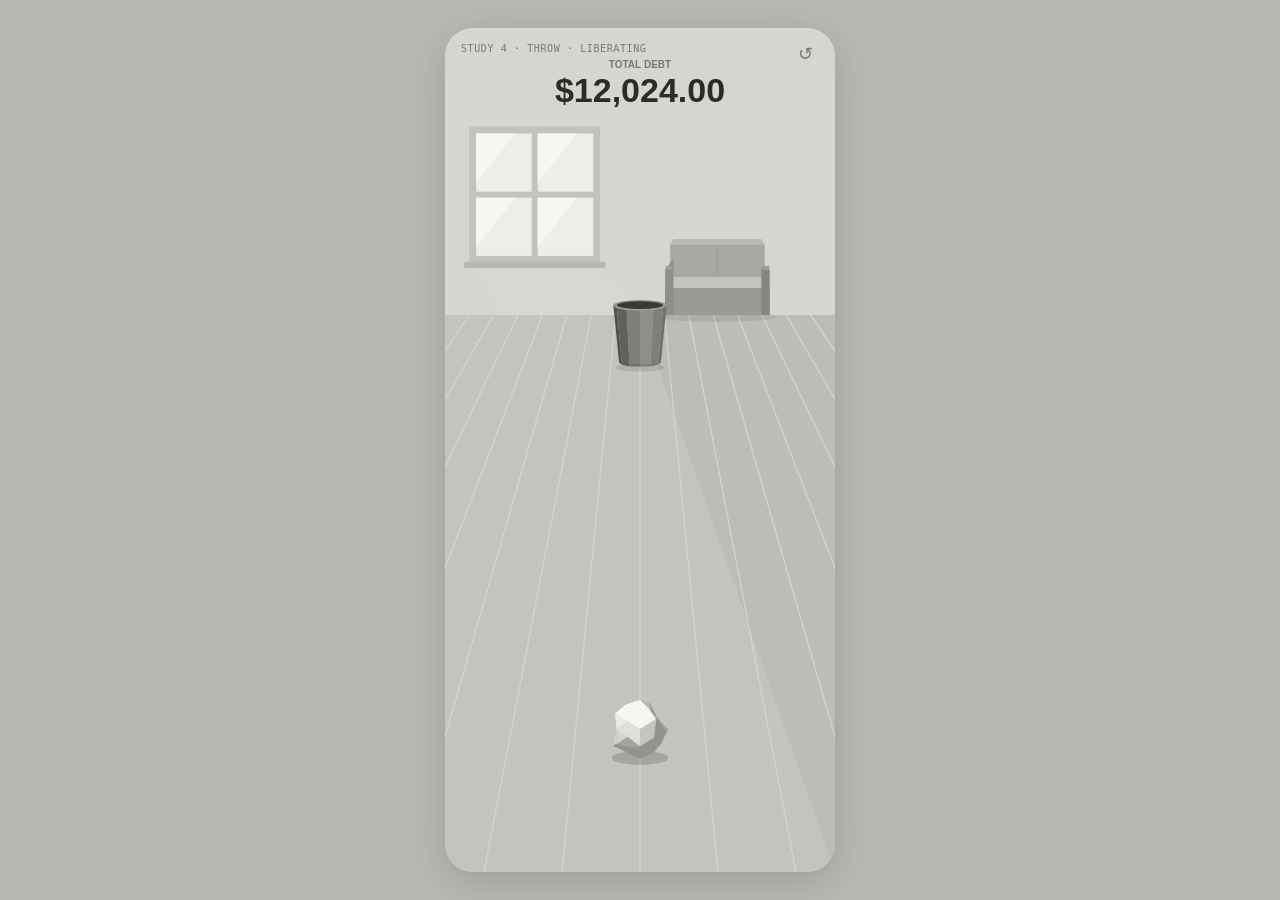
<file: interaction-study-4-throw/index.html>
<!doctype html><html><head><meta charset=utf8><meta name=viewport content="width=device-width,initial-scale=1,viewport-fit=cover"><style>:root{color-scheme:light;box-sizing:border-box;padding-top:env(safe-area-inset-top,0px);padding-bottom:env(safe-area-inset-bottom,0px)}html{scroll-padding-top:env(safe-area-inset-top,0px)}body{margin:0;padding:0;font:14px -apple-system,BlinkMacSystemFont,sans-serif;background:#faf9f5;color:#141413}img{max-width:100%}[hidden]:not([hidden=until-found i]){display:none!important}</style></head><body>
<title>Interaction Study 4 Throw</title>
<style>
:root { --bg:#b9b8b3; --stage:#d6d5d1; --fg:#2b2b2a; --dim:#7a7975; color-scheme: light; }
html, body { height: 100%; }
body { background: var(--bg); color: var(--fg); margin: 0; overflow: hidden;
  font: 12px/1.3 ui-monospace, "SF Mono", Menlo, monospace; }
.stage { position: relative; height: 100%; max-width: 430px; max-height: 932px; margin: 0 auto; background: var(--stage);
  touch-action: none; user-select: none; -webkit-user-select: none; -webkit-touch-callout: none; }
@media (min-width: 600px) { body { display: grid; place-items: center; }
  .stage { width: 390px; height: min(844px, 100%); border-radius: 28px; overflow: hidden; box-shadow: 0 10px 40px rgba(0,0,0,0.15); } }
canvas { position: absolute; inset: 0; width: 100%; height: 100%; display: block; touch-action: none; }
.tag { position: absolute; left: 16px; top: 14px; color: var(--dim); letter-spacing: .06em; text-transform: uppercase; font-size: 10px; pointer-events: none; }
#reset { position: absolute; right: 12px; top: 8px; width: 36px; height: 36px; border-radius: 50%; border: 0; background: rgba(0,0,0,0.06);
  background: transparent; color: var(--dim); font-size: 18px; line-height: 1; cursor: pointer; }
#reset:focus-visible { outline: 2px solid #aaa; }
#hint { position: absolute; left: 0; right: 0; bottom: 18px; text-align: center; color: var(--dim); font-size: 10px; pointer-events: none; }
</style>
<div class="stage">
  <canvas id="c"></canvas>
  <div class="tag">Study 4 · throw · liberating</div>
  <button id="reset" aria-label="Reset">↺</button>
  <div id="hint" hidden></div>
</div>
<script>
// ---- shared stage, thread geometry, audio, cue helpers ----
const cvs = document.getElementById('c');
const ctx = cvs.getContext('2d');
let W = 390, H = 844, DPR = 1;
function resize() {
  const r = cvs.getBoundingClientRect();
  DPR = Math.min(window.devicePixelRatio || 1, 2);
  W = r.width; H = r.height;
  cvs.width = Math.round(W * DPR); cvs.height = Math.round(H * DPR);
  ctx.setTransform(DPR, 0, 0, DPR, 0, 0);
}
window.addEventListener('resize', resize);
resize();

const N = 14;                       // number of threads
const lerp = (a, b, t) => a + (b - a) * t;
const clamp = (v, a, b) => Math.max(a, Math.min(b, v));
const now = () => performance.now() / 1000;

// y offset of thread i at normalized position u (0 = left anchor, 1 = right end)
// spread: 1 = full fan, 0 = gathered into one line
function threadY(i, u, spread, bulge) {
  const k = (i - (N - 1) / 2) / ((N - 1) / 2);   // -1..1
  const cy = H * 0.5;
  const edge = 9;                                // thread spacing at the ends
  const mid = H * 0.17 * bulge;                  // extra spacing in the middle
  return cy + k * spread * (edge + mid * Math.sin(Math.PI * u));
}

// ---- audio ----
let AC = null, master = null;
function audio() {
  if (!AC) {
    try {
      AC = new (window.AudioContext || window.webkitAudioContext)();
      master = AC.createGain(); master.gain.value = 0.55;
      const lp = AC.createBiquadFilter(); lp.type = 'lowpass'; lp.frequency.value = 2600;
      master.connect(lp); lp.connect(AC.destination);
    } catch (e) { AC = null; }
  }
  if (AC && AC.state === 'suspended') AC.resume();
  return AC;
}
// soft, slow-attack tone (silky: no hard transient)
function tone(freq, dur = 1.6, vol = 0.18, delay = 0, type = 'sine') {
  const a = audio(); if (!a) return;
  const t = a.currentTime + delay;
  const o = a.createOscillator(), g = a.createGain();
  const o2 = a.createOscillator();              // slight detune for sheen
  o.type = type; o2.type = 'sine';
  o.frequency.value = freq; o2.frequency.value = freq * 1.003;
  g.gain.setValueAtTime(0.0001, t);
  g.gain.exponentialRampToValueAtTime(vol, t + 0.06);
  g.gain.exponentialRampToValueAtTime(0.0001, t + dur);
  o.connect(g); o2.connect(g); g.connect(master);
  o.start(t); o2.start(t); o.stop(t + dur + 0.05); o2.stop(t + dur + 0.05);
}
const SCALE = [261.6, 293.7, 329.6, 392.0, 440.0, 523.3, 587.3, 659.3, 784.0, 880.0, 1046.5, 1174.7, 1318.5, 1568.0];

// continuous voice (for stretching / gathering)
function makeVoice(type = 'triangle') {
  const a = audio(); if (!a) return null;
  const o = a.createOscillator(), g = a.createGain(), f = a.createBiquadFilter();
  o.type = type; f.type = 'lowpass'; f.frequency.value = 900; f.Q.value = 4;
  g.gain.value = 0.0001;
  o.connect(f); f.connect(g); g.connect(master); o.start();
  return {
    set(freq, vol, cutoff) {
      const t = a.currentTime;
      o.frequency.setTargetAtTime(freq, t, 0.05);
      g.gain.setTargetAtTime(Math.max(vol, 0.0001), t, 0.08);
      if (cutoff) f.frequency.setTargetAtTime(cutoff, t, 0.08);
    },
    off() { g.gain.setTargetAtTime(0.0001, a.currentTime, 0.15); }
  };
}

// ---- cue helpers ----
// ghost fingertip: soft ring + trail
function ghost(x, y, alpha, r = 18) {
  if (alpha <= 0.01) return;
  ctx.save();
  ctx.globalAlpha = alpha;
  ctx.strokeStyle = '#e8e8e8'; ctx.lineWidth = 1.5;
  ctx.beginPath(); ctx.arc(x, y, r, 0, Math.PI * 2); ctx.stroke();
  ctx.fillStyle = 'rgba(232,232,232,0.18)';
  ctx.beginPath(); ctx.arc(x, y, r - 4, 0, Math.PI * 2); ctx.fill();
  ctx.restore();
}
function touchRipple(list, t) {
  for (let i = list.length - 1; i >= 0; i--) {
    const p = list[i], age = t - p.t;
    if (age > 0.6) { list.splice(i, 1); continue; }
    ctx.save();
    ctx.globalAlpha = (1 - age / 0.6) * 0.5;
    ctx.strokeStyle = '#ddd'; ctx.lineWidth = 1;
    ctx.beginPath(); ctx.arc(p.x, p.y, 10 + age * 60, 0, Math.PI * 2); ctx.stroke();
    ctx.restore();
  }
}

// ---- pointer helpers ----
function pos(e) {
  const r = cvs.getBoundingClientRect();
  return { x: e.clientX - r.left, y: e.clientY - r.top };
}

// reset button
document.getElementById('reset').addEventListener('click', () => { if (window.resetStudy) window.resetStudy(); });

const ASSETS={"can": "<svg xmlns=\"http://www.w3.org/2000/svg\" viewBox=\"0 0 100 124\" width=\"100\" height=\"124\"><polygon points=\"4.0,16.0 10.2,20.5 18.8,118.5 14.0,115.0\" fill=\"#53524f\"/><polygon points=\"10.2,20.5 27.0,23.8 32.0,121.1 18.8,118.5\" fill=\"#61605d\"/><polygon points=\"27.0,23.8 50.0,25.0 50.0,122.0 32.0,121.1\" fill=\"#7f7e7a\"/><polygon points=\"50.0,25.0 73.0,23.8 68.0,121.1 50.0,122.0\" fill=\"#8f8e8a\"/><polygon points=\"73.0,23.8 89.8,20.5 81.2,118.5 68.0,121.1\" fill=\"#7f7e7a\"/><polygon points=\"89.8,20.5 96.0,16.0 86.0,115.0 81.2,118.5\" fill=\"#706f6b\"/><polygon points=\"96.0,16.0 92.5,19.4 82.5,22.4 67.6,24.3 50.0,25.0 32.4,24.3 17.5,22.4 7.5,19.4 4.0,16.0 7.5,12.6 17.5,9.6 32.4,7.7 50.0,7.0 67.6,7.7 82.5,9.6 92.5,12.6\" fill=\"#8f8e8a\"/><polygon points=\"90.0,16.0 87.0,18.7 78.3,21.0 65.3,22.5 50.0,23.0 34.7,22.5 21.7,21.0 13.0,18.7 10.0,16.0 13.0,13.3 21.7,11.0 34.7,9.5 50.0,9.0 65.3,9.5 78.3,11.0 87.0,13.3\" fill=\"#3a3937\"/><polygon points=\"96.0,16.0 92.5,19.4 82.5,22.4 67.6,24.3 50.0,25.0 32.4,24.3 17.5,22.4 7.5,19.4 4.0,16.0 4.0,13.5 7.5,16.9 17.5,19.9 32.4,21.8 50.0,22.5 67.6,21.8 82.5,19.9 92.5,16.9 96.0,13.5\" fill=\"#9c9b97\"/></svg>", "front": "<svg xmlns=\"http://www.w3.org/2000/svg\" viewBox=\"0 0 230 300\" width=\"230\" height=\"300\"><polygon points=\"0.0,0.0 230.0,0.0 128.8,132.0\" fill=\"#f6f6f3\"/><polygon points=\"230.0,0.0 230.0,300.0 128.8,132.0\" fill=\"#eeeeea\"/><polygon points=\"230.0,300.0 0.0,300.0 128.8,132.0\" fill=\"#e6e6e1\"/><polygon points=\"0.0,300.0 0.0,0.0 128.8,132.0\" fill=\"#dddcd7\"/><text x=\"18\" y=\"30\" font-family=\"Helvetica, Arial, sans-serif\" font-size=\"10\" font-weight=\"700\" fill=\"#2b2b2a\" text-anchor=\"start\" letter-spacing=\"1.6\">STATEMENT</text><text x=\"212\" y=\"30\" font-family=\"Helvetica, Arial, sans-serif\" font-size=\"8\" font-weight=\"400\" fill=\"#7a7975\" text-anchor=\"end\" letter-spacing=\"0\">Card ending 4417</text><rect x=\"18\" y=\"40\" width=\"194\" height=\"1.2\" fill=\"#b9b8b3\"/><text x=\"18\" y=\"64\" font-family=\"Helvetica, Arial, sans-serif\" font-size=\"9\" font-weight=\"400\" fill=\"#7a7975\" text-anchor=\"start\" letter-spacing=\"0\">New balance</text><text x=\"18\" y=\"98\" font-family=\"Helvetica, Arial, sans-serif\" font-size=\"30\" font-weight=\"700\" fill=\"#2b2b2a\" text-anchor=\"start\" letter-spacing=\"0\">$12,024.00</text><text x=\"18\" y=\"120\" font-family=\"Helvetica, Arial, sans-serif\" font-size=\"8.5\" font-weight=\"400\" fill=\"#7a7975\" text-anchor=\"start\" letter-spacing=\"0\">Minimum payment due  $361.00</text><text x=\"18\" y=\"133\" font-family=\"Helvetica, Arial, sans-serif\" font-size=\"8.5\" font-weight=\"400\" fill=\"#7a7975\" text-anchor=\"start\" letter-spacing=\"0\">Payment due date  Nov 1</text><rect x=\"18\" y=\"148\" width=\"194\" height=\"1.2\" fill=\"#b9b8b3\"/><rect x=\"18\" y=\"164\" width=\"80\" height=\"5\" fill=\"#cfcec9\"/><rect x=\"180\" y=\"164\" width=\"34\" height=\"5\" fill=\"#bdbcb7\"/><rect x=\"18\" y=\"179\" width=\"101\" height=\"5\" fill=\"#cfcec9\"/><rect x=\"183\" y=\"179\" width=\"29\" height=\"5\" fill=\"#bdbcb7\"/><rect x=\"18\" y=\"194\" width=\"112\" height=\"5\" fill=\"#cfcec9\"/><rect x=\"181\" y=\"194\" width=\"33\" height=\"5\" fill=\"#bdbcb7\"/><rect x=\"18\" y=\"209\" width=\"97\" height=\"5\" fill=\"#cfcec9\"/><rect x=\"183\" y=\"209\" width=\"36\" height=\"5\" fill=\"#bdbcb7\"/><rect x=\"18\" y=\"224\" width=\"73\" height=\"5\" fill=\"#cfcec9\"/><rect x=\"183\" y=\"224\" width=\"29\" height=\"5\" fill=\"#bdbcb7\"/><rect x=\"18\" y=\"239\" width=\"87\" height=\"5\" fill=\"#cfcec9\"/><rect x=\"171\" y=\"239\" width=\"29\" height=\"5\" fill=\"#bdbcb7\"/><rect x=\"18\" y=\"254\" width=\"75\" height=\"5\" fill=\"#cfcec9\"/><rect x=\"182\" y=\"254\" width=\"36\" height=\"5\" fill=\"#bdbcb7\"/><rect x=\"18\" y=\"269\" width=\"87\" height=\"5\" fill=\"#cfcec9\"/><rect x=\"183\" y=\"269\" width=\"37\" height=\"5\" fill=\"#bdbcb7\"/></svg>", "back": "<svg xmlns=\"http://www.w3.org/2000/svg\" viewBox=\"0 0 230 300\" width=\"230\" height=\"300\"><polygon points=\"0.0,0.0 230.0,0.0 128.8,132.0\" fill=\"#f6f6f3\"/><polygon points=\"230.0,0.0 230.0,300.0 128.8,132.0\" fill=\"#eeeeea\"/><polygon points=\"230.0,300.0 0.0,300.0 128.8,132.0\" fill=\"#e6e6e1\"/><polygon points=\"0.0,300.0 0.0,0.0 128.8,132.0\" fill=\"#dddcd7\"/><g transform=\"translate(230 0) scale(-1 1)\" opacity=\"0.05\"><text x=\"18\" y=\"30\" font-family=\"Helvetica, Arial, sans-serif\" font-size=\"10\" font-weight=\"700\" fill=\"#2b2b2a\" text-anchor=\"start\" letter-spacing=\"1.6\">STATEMENT</text><text x=\"212\" y=\"30\" font-family=\"Helvetica, Arial, sans-serif\" font-size=\"8\" font-weight=\"400\" fill=\"#7a7975\" text-anchor=\"end\" letter-spacing=\"0\">Card ending 4417</text><rect x=\"18\" y=\"40\" width=\"194\" height=\"1.2\" fill=\"#b9b8b3\"/><text x=\"18\" y=\"64\" font-family=\"Helvetica, Arial, sans-serif\" font-size=\"9\" font-weight=\"400\" fill=\"#7a7975\" text-anchor=\"start\" letter-spacing=\"0\">New balance</text><text x=\"18\" y=\"98\" font-family=\"Helvetica, Arial, sans-serif\" font-size=\"30\" font-weight=\"700\" fill=\"#2b2b2a\" text-anchor=\"start\" letter-spacing=\"0\">$12,024.00</text><text x=\"18\" y=\"120\" font-family=\"Helvetica, Arial, sans-serif\" font-size=\"8.5\" font-weight=\"400\" fill=\"#7a7975\" text-anchor=\"start\" letter-spacing=\"0\">Minimum payment due  $361.00</text><text x=\"18\" y=\"133\" font-family=\"Helvetica, Arial, sans-serif\" font-size=\"8.5\" font-weight=\"400\" fill=\"#7a7975\" text-anchor=\"start\" letter-spacing=\"0\">Payment due date  Nov 1</text><rect x=\"18\" y=\"148\" width=\"194\" height=\"1.2\" fill=\"#b9b8b3\"/><rect x=\"18\" y=\"164\" width=\"80\" height=\"5\" fill=\"#cfcec9\"/><rect x=\"180\" y=\"164\" width=\"34\" height=\"5\" fill=\"#bdbcb7\"/><rect x=\"18\" y=\"179\" width=\"101\" height=\"5\" fill=\"#cfcec9\"/><rect x=\"183\" y=\"179\" width=\"29\" height=\"5\" fill=\"#bdbcb7\"/><rect x=\"18\" y=\"194\" width=\"112\" height=\"5\" fill=\"#cfcec9\"/><rect x=\"181\" y=\"194\" width=\"33\" height=\"5\" fill=\"#bdbcb7\"/><rect x=\"18\" y=\"209\" width=\"97\" height=\"5\" fill=\"#cfcec9\"/><rect x=\"183\" y=\"209\" width=\"36\" height=\"5\" fill=\"#bdbcb7\"/><rect x=\"18\" y=\"224\" width=\"73\" height=\"5\" fill=\"#cfcec9\"/><rect x=\"183\" y=\"224\" width=\"29\" height=\"5\" fill=\"#bdbcb7\"/><rect x=\"18\" y=\"239\" width=\"87\" height=\"5\" fill=\"#cfcec9\"/><rect x=\"171\" y=\"239\" width=\"29\" height=\"5\" fill=\"#bdbcb7\"/><rect x=\"18\" y=\"254\" width=\"75\" height=\"5\" fill=\"#cfcec9\"/><rect x=\"182\" y=\"254\" width=\"36\" height=\"5\" fill=\"#bdbcb7\"/><rect x=\"18\" y=\"269\" width=\"87\" height=\"5\" fill=\"#cfcec9\"/><rect x=\"183\" y=\"269\" width=\"37\" height=\"5\" fill=\"#bdbcb7\"/></g></svg>", "front_plain": "<svg xmlns=\"http://www.w3.org/2000/svg\" viewBox=\"0 0 230 300\" width=\"230\" height=\"300\"><rect width=\"230\" height=\"300\" fill=\"#f4f3ef\"/><text x=\"18\" y=\"30\" font-family=\"Helvetica, Arial, sans-serif\" font-size=\"10\" font-weight=\"700\" fill=\"#2b2b2a\" text-anchor=\"start\" letter-spacing=\"1.6\">STATEMENT</text><text x=\"212\" y=\"30\" font-family=\"Helvetica, Arial, sans-serif\" font-size=\"8\" font-weight=\"400\" fill=\"#7a7975\" text-anchor=\"end\" letter-spacing=\"0\">Card ending 4417</text><rect x=\"18\" y=\"40\" width=\"194\" height=\"1.2\" fill=\"#b9b8b3\"/><text x=\"18\" y=\"64\" font-family=\"Helvetica, Arial, sans-serif\" font-size=\"9\" font-weight=\"700\" fill=\"#c23b2e\" text-anchor=\"start\" letter-spacing=\"1.2\">PAYMENT OVERDUE</text><text x=\"18\" y=\"98\" font-family=\"Helvetica, Arial, sans-serif\" font-size=\"30\" font-weight=\"700\" fill=\"#c23b2e\" text-anchor=\"start\" letter-spacing=\"0\">$12,024.00</text><text x=\"18\" y=\"120\" font-family=\"Helvetica, Arial, sans-serif\" font-size=\"8.5\" font-weight=\"400\" fill=\"#7a7975\" text-anchor=\"start\" letter-spacing=\"0\">Minimum payment due  $361.00</text><text x=\"18\" y=\"133\" font-family=\"Helvetica, Arial, sans-serif\" font-size=\"8.5\" font-weight=\"400\" fill=\"#7a7975\" text-anchor=\"start\" letter-spacing=\"0\">Payment due date  Nov 1</text><rect x=\"18\" y=\"148\" width=\"194\" height=\"1.2\" fill=\"#b9b8b3\"/><rect x=\"18\" y=\"164\" width=\"80\" height=\"5\" fill=\"#cfcec9\"/><rect x=\"180\" y=\"164\" width=\"34\" height=\"5\" fill=\"#bdbcb7\"/><rect x=\"18\" y=\"179\" width=\"101\" height=\"5\" fill=\"#cfcec9\"/><rect x=\"183\" y=\"179\" width=\"29\" height=\"5\" fill=\"#bdbcb7\"/><rect x=\"18\" y=\"194\" width=\"112\" height=\"5\" fill=\"#cfcec9\"/><rect x=\"181\" y=\"194\" width=\"33\" height=\"5\" fill=\"#bdbcb7\"/><rect x=\"18\" y=\"209\" width=\"97\" height=\"5\" fill=\"#cfcec9\"/><rect x=\"183\" y=\"209\" width=\"36\" height=\"5\" fill=\"#bdbcb7\"/><rect x=\"18\" y=\"224\" width=\"73\" height=\"5\" fill=\"#cfcec9\"/><rect x=\"183\" y=\"224\" width=\"29\" height=\"5\" fill=\"#bdbcb7\"/><rect x=\"18\" y=\"239\" width=\"87\" height=\"5\" fill=\"#cfcec9\"/><rect x=\"171\" y=\"239\" width=\"29\" height=\"5\" fill=\"#bdbcb7\"/><rect x=\"18\" y=\"254\" width=\"75\" height=\"5\" fill=\"#cfcec9\"/><rect x=\"182\" y=\"254\" width=\"36\" height=\"5\" fill=\"#bdbcb7\"/><rect x=\"18\" y=\"269\" width=\"87\" height=\"5\" fill=\"#cfcec9\"/><rect x=\"183\" y=\"269\" width=\"37\" height=\"5\" fill=\"#bdbcb7\"/></svg>"};
// ---- shared for the statement studies: light low-poly scene, assets, mouse cues, sounds ----
const COL = { wall: '#d6d5d1', floor: '#c4c3be', ink: '#2b2b2a', under: '#b9b8b3', shadow: 'rgba(0,0,0,0.10)' };
const IMG = {};
for (const k in ASSETS) { const im = new Image(); im.src = 'data:image/svg+xml;charset=utf-8,' + encodeURIComponent(ASSETS[k]); IMG[k] = im; }

const HORIZON = () => H * 0.34;
function groundY(z) { return lerp(H * 0.9, H * 0.4, z); }
function zScale(z) { return lerp(1, 0.32, z); }
function worldToScreen(x, z, h) { const s = zScale(z); return { x: W / 2 + x * W * 0.9 * s, y: groundY(z) - h * H * 0.45 * s, s }; }

let brighten = 0;      // used by the throw study
function drawRoom() {
  ctx.fillStyle = COL.wall; ctx.fillRect(0, 0, W, H);
  // floor: two flat facets + board seams in the wall colour
  ctx.fillStyle = COL.floor;
  ctx.beginPath(); ctx.moveTo(0, HORIZON()); ctx.lineTo(W, HORIZON()); ctx.lineTo(W, H); ctx.lineTo(0, H); ctx.fill();
  ctx.fillStyle = 'rgba(0,0,0,0.035)';
  ctx.beginPath(); ctx.moveTo(W / 2, HORIZON()); ctx.lineTo(W, HORIZON()); ctx.lineTo(W, H); ctx.fill();
  ctx.strokeStyle = COL.wall; ctx.lineWidth = 1.2;
  const vx = W / 2, vy = HORIZON() - H * 0.3;
  for (let i = -7; i <= 7; i++) {
    const bx = W / 2 + i * W * 0.2, t = (HORIZON() - vy) / (H - vy);
    ctx.beginPath(); ctx.moveTo(lerp(vx, bx, t), HORIZON()); ctx.lineTo(bx, H); ctx.stroke();
  }
  if (brighten > 0.001) { ctx.fillStyle = `rgba(255,255,255,${brighten})`; ctx.fillRect(0, 0, W, H); }
}

const CAN_Z = 1.0, CAN_W = 58, CAN_R = 0.075;
function canH() { return CAN_W / (H * 0.45 * zScale(CAN_Z)); }       // rim height in world units, matched to the drawing
function drawCan(dy = 0) {
  const b = worldToScreen(0, CAN_Z, 0), h = CAN_W * 1.24;
  if (IMG.can.complete) ctx.drawImage(IMG.can, b.x - CAN_W / 2, b.y - h * (120 / 124) + dy, CAN_W, h);
  ctx.fillStyle = COL.shadow; ctx.beginPath(); ctx.ellipse(b.x, b.y + 2, CAN_W * 0.42, 4, 0, 0, Math.PI * 2); ctx.fill();
}

// ---- low-poly crumpled ball (same scheme as crushing_01_ball.svg) ----
function makeBall(seed) {
  let s = seed; const rnd = () => (s = (s * 9301 + 49297) % 233280) / 233280;
  const n = 11, outer = [], inner = [];
  for (let i = 0; i < n; i++) {
    const a = i / n * Math.PI * 2 + (rnd() - 0.5) * 0.24; outer.push([Math.cos(a) * (0.82 + rnd() * 0.26), Math.sin(a) * (0.82 + rnd() * 0.26)]);
    const b = (i + 0.5) / n * Math.PI * 2, r = 0.5 * (0.7 + rnd() * 0.5); inner.push([Math.cos(b) * r - 0.08, Math.sin(b) * r - 0.1]);
  }
  const tris = [];
  for (let i = 0; i < n; i++) {
    const a = outer[i], b = outer[(i + 1) % n], m = inner[i], m0 = inner[(i - 1 + n) % n];
    tris.push([a, b, m], [a, m, m0], [m0, m, [-0.12, -0.15]]);
  }
  tris.forEach(t => t.j = (rnd() - 0.5) * 2.4);
  return { outer, tris };
}
var SHADE_OFF = 0;
const SHADES = ['#f3f3f0', '#e8e8e4', '#dcdbd6', '#cfcec9', '#c2c1bc', '#b3b2ad', '#a3a29d'];
function triShade(t, rot) {
  const mx = (t[0][0] + t[1][0] + t[2][0]) / 3, my = (t[0][1] + t[1][1] + t[2][1]) / 3;
  const c = Math.cos(rot), s = Math.sin(rot), x = mx * c - my * s, y = mx * s + my * c;
  return SHADES[Math.max(0, Math.min(6, Math.round(3 + (x + y) * 2.2 + t.j + SHADE_OFF)))];
}
function drawBall(ball, cx, cy, r, rot = 0, alpha = 1) {
  ctx.save(); ctx.globalAlpha = alpha; ctx.translate(cx, cy); ctx.rotate(rot);
  for (const t of ball.tris) {
    ctx.fillStyle = triShade(t, rot);
    ctx.beginPath(); ctx.moveTo(t[0][0] * r, t[0][1] * r); ctx.lineTo(t[1][0] * r, t[1][1] * r); ctx.lineTo(t[2][0] * r, t[2][1] * r); ctx.closePath(); ctx.fill();
    ctx.strokeStyle = ctx.fillStyle; ctx.lineWidth = 0.6; ctx.stroke();   // hide hairline seams
  }
  ctx.restore();
}

// ---- mouse cue: a soft ghost cursor (filled, no outlines) ----
function ghostCursor(x, y, alpha, pressed = 0) {
  if (alpha <= 0.01) return;
  ctx.save(); ctx.globalAlpha = alpha;
  if (pressed > 0) { ctx.fillStyle = `rgba(43,43,42,${0.18 * pressed})`; ctx.beginPath(); ctx.arc(x, y, 10 + 8 * (1 - pressed), 0, Math.PI * 2); ctx.fill(); }
  ctx.translate(x, y);
  ctx.fillStyle = 'rgba(43,43,42,0.55)';
  ctx.beginPath(); ctx.moveTo(0, 0); ctx.lineTo(0, 17); ctx.lineTo(4.5, 13); ctx.lineTo(7.5, 19.5); ctx.lineTo(10, 18.4); ctx.lineTo(7, 12); ctx.lineTo(12.5, 12); ctx.closePath(); ctx.fill();
  ctx.restore();
}
function softRipple(list, t) {
  for (let i = list.length - 1; i >= 0; i--) {
    const p = list[i], age = t - p.t; if (age > 0.5) { list.splice(i, 1); continue; }
    ctx.fillStyle = `rgba(43,43,42,${(1 - age / 0.5) * 0.12})`;
    ctx.beginPath(); ctx.arc(p.x, p.y, 6 + age * 50, 0, Math.PI * 2); ctx.fill();
  }
}
const easeIO = x => x < 0 ? 0 : x > 1 ? 1 : x * x * (3 - 2 * x);

// ---- noise sounds ----
let NOISE = null;
function noiseBuf() {
  const a = audio(); if (!a) return null;
  if (!NOISE) { NOISE = a.createBuffer(1, a.sampleRate, a.sampleRate); const d = NOISE.getChannelData(0); for (let i = 0; i < d.length; i++) d[i] = Math.random() * 2 - 1; }
  return NOISE;
}
function burst({ dur = 0.05, freq = 3000, q = 1, vol = 0.2, delay = 0, type = 'bandpass', attack = 0.002 } = {}) {
  const a = audio(), buf = noiseBuf(); if (!a || !buf) return;
  const t = a.currentTime + delay, s = a.createBufferSource(); s.buffer = buf;
  const f = a.createBiquadFilter(); f.type = type; f.frequency.value = freq; f.Q.value = q;
  const g = a.createGain(); g.gain.setValueAtTime(0.0001, t); g.gain.exponentialRampToValueAtTime(vol, t + attack); g.gain.exponentialRampToValueAtTime(0.0001, t + dur);
  s.connect(f); f.connect(g); g.connect(master); s.start(t, Math.random() * 0.5); s.stop(t + dur + 0.02);
}
function rustle(k = 1) { for (let i = 0; i < 1 + Math.floor(Math.random() * 3 * k); i++) burst({ dur: 0.03 + Math.random() * 0.05, freq: 1500 + Math.random() * 4000, q: 1.5 + Math.random() * 3, vol: 0.06 * k, delay: i * 0.015 }); }
function thud(vol = 0.3, freq = 90) {
  const a = audio(); if (!a) return;
  const t = a.currentTime, o = a.createOscillator(), g = a.createGain();
  o.frequency.setValueAtTime(freq * 1.8, t); o.frequency.exponentialRampToValueAtTime(freq, t + 0.1);
  g.gain.setValueAtTime(vol, t); g.gain.exponentialRampToValueAtTime(0.0001, t + 0.3);
  o.connect(g); g.connect(master); o.start(t); o.stop(t + 0.35);
}
function makeNoiseVoice(type = 'bandpass') {
  const a = audio(), buf = noiseBuf(); if (!a || !buf) return null;
  const s = a.createBufferSource(); s.buffer = buf; s.loop = true;
  const f = a.createBiquadFilter(); f.type = type; f.frequency.value = 600; f.Q.value = 0.8;
  const g = a.createGain(); g.gain.value = 0.0001; s.connect(f); f.connect(g); g.connect(master); s.start();
  return { set(fr, v, q) { const t = a.currentTime; f.frequency.setTargetAtTime(fr, t, 0.05); g.gain.setTargetAtTime(Math.max(v, 0.0001), t, 0.06); if (q) f.Q.setTargetAtTime(q, t, 0.05); },
           off() { g.gain.setTargetAtTime(0.0001, a.currentTime, 0.1); } };
}
// mouse only: these studies read hover + press, so ignore touch
const isMouse = e => e.pointerType === 'mouse' || e.pointerType === 'pen';

</script>
<script>
// STUDY 4 — THROW · LIBERATING  (asset: liberating_01_arc.svg)
// Grab the crumpled statement (it tightens in your fist and trembles), then throw it at the can. The ball leaves
// from your cursor at your speed, then eases toward a cleaner arc into the can. Misses add interest to the debt.
const START = { x: 0, z: 0.07 }, G = 2.6, AIM = 0.9, T_FLIGHT = 1.35, EASE_FOR = 0.55;
const VZK = 0.4, AIMZ = 0.9;
const BALL = makeBall(17);
// 8 frames of the ball rolling toward you (ball_roll_01..08.svg), used for every view of the ball
const ROLL = ["<svg xmlns=\"http://www.w3.org/2000/svg\" viewBox=\"0 0 120 120\" width=\"120\" height=\"120\"><polygon points=\"39.7,92.9 43.6,103.0 14.2,88.3\" fill=\"#93928d\" stroke=\"#93928d\" stroke-width=\"0.6\" stroke-linejoin=\"round\"/><polygon points=\"107.6,60.0 97.1,82.9 100.2,60.0\" fill=\"#93928d\" stroke=\"#93928d\" stroke-width=\"0.6\" stroke-linejoin=\"round\"/><polygon points=\"107.6,60.0 100.2,60.0 89.7,41.7\" fill=\"#a4a39e\" stroke=\"#a4a39e\" stroke-width=\"0.6\" stroke-linejoin=\"round\"/><polygon points=\"79.2,28.9 77.0,15.6 89.7,41.7\" fill=\"#93928d\" stroke=\"#93928d\" stroke-width=\"0.6\" stroke-linejoin=\"round\"/><polygon points=\"79.2,28.9 60.0,9.9 77.0,15.6\" fill=\"#b5b4af\" stroke=\"#b5b4af\" stroke-width=\"0.6\" stroke-linejoin=\"round\"/><polygon points=\"39.7,92.9 60.0,110.1 43.6,103.0\" fill=\"#93928d\" stroke=\"#93928d\" stroke-width=\"0.6\" stroke-linejoin=\"round\"/><polygon points=\"14.2,88.3 19.7,60.0 19.6,85.0\" fill=\"#d3d2cd\" stroke=\"#d3d2cd\" stroke-width=\"0.6\" stroke-linejoin=\"round\"/><polygon points=\"39.7,92.9 14.2,88.3 19.6,85.0\" fill=\"#93928d\" stroke=\"#93928d\" stroke-width=\"0.6\" stroke-linejoin=\"round\"/><polygon points=\"39.7,92.9 48.0,91.5 60.0,110.1\" fill=\"#93928d\" stroke=\"#93928d\" stroke-width=\"0.6\" stroke-linejoin=\"round\"/><polygon points=\"34.4,18.6 60.0,9.9 47.9,28.4\" fill=\"#f6f6f3\" stroke=\"#f6f6f3\" stroke-width=\"0.6\" stroke-linejoin=\"round\"/><polygon points=\"84.4,99.5 60.0,110.1 76.2,102.5\" fill=\"#93928d\" stroke=\"#93928d\" stroke-width=\"0.6\" stroke-linejoin=\"round\"/><polygon points=\"79.2,28.9 90.5,41.1 73.9,23.6\" fill=\"#a4a39e\" stroke=\"#a4a39e\" stroke-width=\"0.6\" stroke-linejoin=\"round\"/><polygon points=\"39.7,92.9 19.6,85.0 48.0,91.5\" fill=\"#93928d\" stroke=\"#93928d\" stroke-width=\"0.6\" stroke-linejoin=\"round\"/><polygon points=\"34.4,18.6 47.9,28.4 17.2,33.6\" fill=\"#f6f6f3\" stroke=\"#f6f6f3\" stroke-width=\"0.6\" stroke-linejoin=\"round\"/><polygon points=\"20.2,60.0 19.6,85.0 19.7,60.0\" fill=\"#c5c4bf\" stroke=\"#c5c4bf\" stroke-width=\"0.6\" stroke-linejoin=\"round\"/><polygon points=\"84.4,99.5 76.2,102.5 97.3,83.1\" fill=\"#93928d\" stroke=\"#93928d\" stroke-width=\"0.6\" stroke-linejoin=\"round\"/><polygon points=\"20.2,60.0 19.7,60.0 17.2,33.6\" fill=\"#c5c4bf\" stroke=\"#c5c4bf\" stroke-width=\"0.6\" stroke-linejoin=\"round\"/><polygon points=\"73.9,23.6 47.9,28.4 60.0,9.9\" fill=\"#f6f6f3\" stroke=\"#f6f6f3\" stroke-width=\"0.6\" stroke-linejoin=\"round\"/><polygon points=\"48.0,91.5 76.2,102.5 60.0,110.1\" fill=\"#93928d\" stroke=\"#93928d\" stroke-width=\"0.6\" stroke-linejoin=\"round\"/><polygon points=\"19.6,85.0 39.1,72.9 48.0,91.5\" fill=\"#a4a39e\" stroke=\"#a4a39e\" stroke-width=\"0.6\" stroke-linejoin=\"round\"/><polygon points=\"47.9,28.4 38.3,46.6 17.2,33.6\" fill=\"#f6f6f3\" stroke=\"#f6f6f3\" stroke-width=\"0.6\" stroke-linejoin=\"round\"/><polygon points=\"20.2,60.0 39.1,72.9 19.6,85.0\" fill=\"#d3d2cd\" stroke=\"#d3d2cd\" stroke-width=\"0.6\" stroke-linejoin=\"round\"/><polygon points=\"60.0,39.4 47.9,28.4 73.9,23.6\" fill=\"#f6f6f3\" stroke=\"#f6f6f3\" stroke-width=\"0.6\" stroke-linejoin=\"round\"/><polygon points=\"20.2,60.0 17.2,33.6 38.3,46.6\" fill=\"#ecebe7\" stroke=\"#ecebe7\" stroke-width=\"0.6\" stroke-linejoin=\"round\"/><polygon points=\"90.5,41.1 87.4,43.1 73.9,23.6\" fill=\"#a4a39e\" stroke=\"#a4a39e\" stroke-width=\"0.6\" stroke-linejoin=\"round\"/><polygon points=\"101.7,60.0 97.3,83.1 83.8,74.7\" fill=\"#93928d\" stroke=\"#93928d\" stroke-width=\"0.6\" stroke-linejoin=\"round\"/><polygon points=\"76.2,102.5 83.8,74.7 97.3,83.1\" fill=\"#93928d\" stroke=\"#93928d\" stroke-width=\"0.6\" stroke-linejoin=\"round\"/><polygon points=\"101.7,60.0 87.4,43.1 90.5,41.1\" fill=\"#93928d\" stroke=\"#93928d\" stroke-width=\"0.6\" stroke-linejoin=\"round\"/><polygon points=\"60.0,39.4 38.3,46.6 47.9,28.4\" fill=\"#f6f6f3\" stroke=\"#f6f6f3\" stroke-width=\"0.6\" stroke-linejoin=\"round\"/><polygon points=\"60.0,89.2 76.2,102.5 48.0,91.5\" fill=\"#93928d\" stroke=\"#93928d\" stroke-width=\"0.6\" stroke-linejoin=\"round\"/><polygon points=\"20.2,60.0 38.3,46.6 39.1,72.9\" fill=\"#e0dfda\" stroke=\"#e0dfda\" stroke-width=\"0.6\" stroke-linejoin=\"round\"/><polygon points=\"60.0,39.4 73.9,23.6 87.4,43.1\" fill=\"#f6f6f3\" stroke=\"#f6f6f3\" stroke-width=\"0.6\" stroke-linejoin=\"round\"/><polygon points=\"60.0,89.2 48.0,91.5 39.1,72.9\" fill=\"#a4a39e\" stroke=\"#a4a39e\" stroke-width=\"0.6\" stroke-linejoin=\"round\"/><polygon points=\"101.7,60.0 83.8,74.7 87.4,43.1\" fill=\"#93928d\" stroke=\"#93928d\" stroke-width=\"0.6\" stroke-linejoin=\"round\"/><polygon points=\"60.0,89.2 83.8,74.7 76.2,102.5\" fill=\"#93928d\" stroke=\"#93928d\" stroke-width=\"0.6\" stroke-linejoin=\"round\"/><polygon points=\"60.0,39.4 60.0,60.0 38.3,46.6\" fill=\"#f6f6f3\" stroke=\"#f6f6f3\" stroke-width=\"0.6\" stroke-linejoin=\"round\"/><polygon points=\"39.1,72.9 38.3,46.6 60.0,60.0\" fill=\"#e0dfda\" stroke=\"#e0dfda\" stroke-width=\"0.6\" stroke-linejoin=\"round\"/><polygon points=\"60.0,39.4 87.4,43.1 60.0,60.0\" fill=\"#f6f6f3\" stroke=\"#f6f6f3\" stroke-width=\"0.6\" stroke-linejoin=\"round\"/><polygon points=\"60.0,89.2 39.1,72.9 60.0,60.0\" fill=\"#e0dfda\" stroke=\"#e0dfda\" stroke-width=\"0.6\" stroke-linejoin=\"round\"/><polygon points=\"87.4,43.1 83.8,74.7 60.0,60.0\" fill=\"#c5c4bf\" stroke=\"#c5c4bf\" stroke-width=\"0.6\" stroke-linejoin=\"round\"/><polygon points=\"60.0,89.2 60.0,60.0 83.8,74.7\" fill=\"#c5c4bf\" stroke=\"#c5c4bf\" stroke-width=\"0.6\" stroke-linejoin=\"round\"/></svg>", "<svg xmlns=\"http://www.w3.org/2000/svg\" viewBox=\"0 0 120 120\" width=\"120\" height=\"120\"><polygon points=\"60.0,23.5 60.0,21.7 80.3,27.9\" fill=\"#d3d2cd\" stroke=\"#d3d2cd\" stroke-width=\"0.6\" stroke-linejoin=\"round\"/><polygon points=\"60.0,23.5 40.6,29.4 60.0,21.7\" fill=\"#e0dfda\" stroke=\"#e0dfda\" stroke-width=\"0.6\" stroke-linejoin=\"round\"/><polygon points=\"22.8,43.7 19.7,60.0 14.2,67.6\" fill=\"#e0dfda\" stroke=\"#e0dfda\" stroke-width=\"0.6\" stroke-linejoin=\"round\"/><polygon points=\"14.2,67.6 19.7,60.0 19.6,88.6\" fill=\"#d3d2cd\" stroke=\"#d3d2cd\" stroke-width=\"0.6\" stroke-linejoin=\"round\"/><polygon points=\"107.6,39.2 89.7,39.0 80.3,27.9\" fill=\"#d3d2cd\" stroke=\"#d3d2cd\" stroke-width=\"0.6\" stroke-linejoin=\"round\"/><polygon points=\"107.6,39.2 100.2,60.0 89.7,39.0\" fill=\"#a4a39e\" stroke=\"#a4a39e\" stroke-width=\"0.6\" stroke-linejoin=\"round\"/><polygon points=\"22.8,43.7 26.9,36.6 19.7,60.0\" fill=\"#e0dfda\" stroke=\"#e0dfda\" stroke-width=\"0.6\" stroke-linejoin=\"round\"/><polygon points=\"76.2,108.6 83.8,97.7 97.3,86.4\" fill=\"#93928d\" stroke=\"#93928d\" stroke-width=\"0.6\" stroke-linejoin=\"round\"/><polygon points=\"19.6,88.6 39.1,93.0 48.0,96.0\" fill=\"#93928d\" stroke=\"#93928d\" stroke-width=\"0.6\" stroke-linejoin=\"round\"/><polygon points=\"20.2,77.4 19.6,88.6 19.7,60.0\" fill=\"#c5c4bf\" stroke=\"#c5c4bf\" stroke-width=\"0.6\" stroke-linejoin=\"round\"/><polygon points=\"60.0,114.0 83.8,97.7 76.2,108.6\" fill=\"#93928d\" stroke=\"#93928d\" stroke-width=\"0.6\" stroke-linejoin=\"round\"/><polygon points=\"20.2,77.4 39.1,93.0 19.6,88.6\" fill=\"#93928d\" stroke=\"#93928d\" stroke-width=\"0.6\" stroke-linejoin=\"round\"/><polygon points=\"89.7,39.0 100.2,60.0 90.5,54.9\" fill=\"#93928d\" stroke=\"#93928d\" stroke-width=\"0.6\" stroke-linejoin=\"round\"/><polygon points=\"101.7,78.2 97.3,86.4 83.8,97.7\" fill=\"#93928d\" stroke=\"#93928d\" stroke-width=\"0.6\" stroke-linejoin=\"round\"/><polygon points=\"79.2,38.0 77.0,9.2 89.7,39.0\" fill=\"#a4a39e\" stroke=\"#a4a39e\" stroke-width=\"0.6\" stroke-linejoin=\"round\"/><polygon points=\"101.7,78.2 90.5,54.9 100.2,60.0\" fill=\"#93928d\" stroke=\"#93928d\" stroke-width=\"0.6\" stroke-linejoin=\"round\"/><polygon points=\"79.2,38.0 89.7,39.0 90.5,54.9\" fill=\"#b5b4af\" stroke=\"#b5b4af\" stroke-width=\"0.6\" stroke-linejoin=\"round\"/><polygon points=\"60.0,24.5 47.6,22.7 77.0,9.2\" fill=\"#ecebe7\" stroke=\"#ecebe7\" stroke-width=\"0.6\" stroke-linejoin=\"round\"/><polygon points=\"60.0,114.0 39.1,93.0 60.0,94.2\" fill=\"#b5b4af\" stroke=\"#b5b4af\" stroke-width=\"0.6\" stroke-linejoin=\"round\"/><polygon points=\"60.0,114.0 60.0,94.2 83.8,97.7\" fill=\"#93928d\" stroke=\"#93928d\" stroke-width=\"0.6\" stroke-linejoin=\"round\"/><polygon points=\"34.4,30.7 17.2,52.9 26.9,36.6\" fill=\"#ecebe7\" stroke=\"#ecebe7\" stroke-width=\"0.6\" stroke-linejoin=\"round\"/><polygon points=\"20.2,77.4 38.3,75.4 39.1,93.0\" fill=\"#a4a39e\" stroke=\"#a4a39e\" stroke-width=\"0.6\" stroke-linejoin=\"round\"/><polygon points=\"79.2,38.0 60.0,24.5 77.0,9.2\" fill=\"#b5b4af\" stroke=\"#b5b4af\" stroke-width=\"0.6\" stroke-linejoin=\"round\"/><polygon points=\"34.4,30.7 47.6,22.7 60.0,24.5\" fill=\"#ecebe7\" stroke=\"#ecebe7\" stroke-width=\"0.6\" stroke-linejoin=\"round\"/><polygon points=\"101.7,78.2 83.8,97.7 87.4,79.4\" fill=\"#93928d\" stroke=\"#93928d\" stroke-width=\"0.6\" stroke-linejoin=\"round\"/><polygon points=\"20.2,77.4 17.2,52.9 38.3,75.4\" fill=\"#c5c4bf\" stroke=\"#c5c4bf\" stroke-width=\"0.6\" stroke-linejoin=\"round\"/><polygon points=\"101.7,78.2 87.4,79.4 90.5,54.9\" fill=\"#a4a39e\" stroke=\"#a4a39e\" stroke-width=\"0.6\" stroke-linejoin=\"round\"/><polygon points=\"39.1,93.0 38.3,75.4 60.0,94.2\" fill=\"#b5b4af\" stroke=\"#b5b4af\" stroke-width=\"0.6\" stroke-linejoin=\"round\"/><polygon points=\"79.2,38.0 90.5,54.9 73.9,50.2\" fill=\"#b5b4af\" stroke=\"#b5b4af\" stroke-width=\"0.6\" stroke-linejoin=\"round\"/><polygon points=\"87.4,79.4 83.8,97.7 60.0,94.2\" fill=\"#93928d\" stroke=\"#93928d\" stroke-width=\"0.6\" stroke-linejoin=\"round\"/><polygon points=\"34.4,30.7 47.9,51.5 17.2,52.9\" fill=\"#ecebe7\" stroke=\"#ecebe7\" stroke-width=\"0.6\" stroke-linejoin=\"round\"/><polygon points=\"79.2,38.0 73.9,50.2 60.0,24.5\" fill=\"#b5b4af\" stroke=\"#b5b4af\" stroke-width=\"0.6\" stroke-linejoin=\"round\"/><polygon points=\"47.9,51.5 38.3,75.4 17.2,52.9\" fill=\"#e0dfda\" stroke=\"#e0dfda\" stroke-width=\"0.6\" stroke-linejoin=\"round\"/><polygon points=\"34.4,30.7 60.0,24.5 47.9,51.5\" fill=\"#ecebe7\" stroke=\"#ecebe7\" stroke-width=\"0.6\" stroke-linejoin=\"round\"/><polygon points=\"90.5,54.9 87.4,79.4 73.9,50.2\" fill=\"#b5b4af\" stroke=\"#b5b4af\" stroke-width=\"0.6\" stroke-linejoin=\"round\"/><polygon points=\"60.0,69.0 60.0,94.2 38.3,75.4\" fill=\"#d3d2cd\" stroke=\"#d3d2cd\" stroke-width=\"0.6\" stroke-linejoin=\"round\"/><polygon points=\"60.0,69.0 38.3,75.4 47.9,51.5\" fill=\"#e0dfda\" stroke=\"#e0dfda\" stroke-width=\"0.6\" stroke-linejoin=\"round\"/><polygon points=\"73.9,50.2 47.9,51.5 60.0,24.5\" fill=\"#ecebe7\" stroke=\"#ecebe7\" stroke-width=\"0.6\" stroke-linejoin=\"round\"/><polygon points=\"60.0,69.0 87.4,79.4 60.0,94.2\" fill=\"#e0dfda\" stroke=\"#e0dfda\" stroke-width=\"0.6\" stroke-linejoin=\"round\"/><polygon points=\"60.0,69.0 47.9,51.5 73.9,50.2\" fill=\"#e0dfda\" stroke=\"#e0dfda\" stroke-width=\"0.6\" stroke-linejoin=\"round\"/><polygon points=\"60.0,69.0 73.9,50.2 87.4,79.4\" fill=\"#e0dfda\" stroke=\"#e0dfda\" stroke-width=\"0.6\" stroke-linejoin=\"round\"/></svg>", "<svg xmlns=\"http://www.w3.org/2000/svg\" viewBox=\"0 0 120 120\" width=\"120\" height=\"120\"><polygon points=\"14.2,42.5 19.7,60.0 19.6,75.4\" fill=\"#c5c4bf\" stroke=\"#c5c4bf\" stroke-width=\"0.6\" stroke-linejoin=\"round\"/><polygon points=\"22.8,37.0 14.2,42.5 36.2,21.5\" fill=\"#ecebe7\" stroke=\"#ecebe7\" stroke-width=\"0.6\" stroke-linejoin=\"round\"/><polygon points=\"22.8,37.0 19.7,60.0 14.2,42.5\" fill=\"#e0dfda\" stroke=\"#e0dfda\" stroke-width=\"0.6\" stroke-linejoin=\"round\"/><polygon points=\"20.2,84.6 19.6,75.4 19.7,60.0\" fill=\"#c5c4bf\" stroke=\"#c5c4bf\" stroke-width=\"0.6\" stroke-linejoin=\"round\"/><polygon points=\"22.8,37.0 36.2,21.5 40.6,28.7\" fill=\"#ecebe7\" stroke=\"#ecebe7\" stroke-width=\"0.6\" stroke-linejoin=\"round\"/><polygon points=\"36.2,21.5 60.0,5.8 40.6,28.7\" fill=\"#ecebe7\" stroke=\"#ecebe7\" stroke-width=\"0.6\" stroke-linejoin=\"round\"/><polygon points=\"107.6,30.6 80.3,27.2 80.9,26.2\" fill=\"#d3d2cd\" stroke=\"#d3d2cd\" stroke-width=\"0.6\" stroke-linejoin=\"round\"/><polygon points=\"80.3,27.2 60.0,5.8 80.9,26.2\" fill=\"#a4a39e\" stroke=\"#a4a39e\" stroke-width=\"0.6\" stroke-linejoin=\"round\"/><polygon points=\"107.6,30.6 100.2,60.0 89.7,48.7\" fill=\"#93928d\" stroke=\"#93928d\" stroke-width=\"0.6\" stroke-linejoin=\"round\"/><polygon points=\"101.7,85.8 90.5,71.7 100.2,60.0\" fill=\"#93928d\" stroke=\"#93928d\" stroke-width=\"0.6\" stroke-linejoin=\"round\"/><polygon points=\"22.8,37.0 26.9,47.3 19.7,60.0\" fill=\"#e0dfda\" stroke=\"#e0dfda\" stroke-width=\"0.6\" stroke-linejoin=\"round\"/><polygon points=\"107.6,30.6 89.7,48.7 80.3,27.2\" fill=\"#d3d2cd\" stroke=\"#d3d2cd\" stroke-width=\"0.6\" stroke-linejoin=\"round\"/><polygon points=\"60.0,28.1 40.6,28.7 60.0,5.8\" fill=\"#f6f6f3\" stroke=\"#f6f6f3\" stroke-width=\"0.6\" stroke-linejoin=\"round\"/><polygon points=\"60.0,28.1 60.0,5.8 80.3,27.2\" fill=\"#e0dfda\" stroke=\"#e0dfda\" stroke-width=\"0.6\" stroke-linejoin=\"round\"/><polygon points=\"22.8,37.0 40.6,28.7 26.9,47.3\" fill=\"#f6f6f3\" stroke=\"#f6f6f3\" stroke-width=\"0.6\" stroke-linejoin=\"round\"/><polygon points=\"60.0,93.3 60.0,108.4 38.3,95.1\" fill=\"#93928d\" stroke=\"#93928d\" stroke-width=\"0.6\" stroke-linejoin=\"round\"/><polygon points=\"101.7,85.8 87.4,104.3 90.5,71.7\" fill=\"#93928d\" stroke=\"#93928d\" stroke-width=\"0.6\" stroke-linejoin=\"round\"/><polygon points=\"89.7,48.7 100.2,60.0 90.5,71.7\" fill=\"#93928d\" stroke=\"#93928d\" stroke-width=\"0.6\" stroke-linejoin=\"round\"/><polygon points=\"60.0,93.3 87.4,104.3 60.0,108.4\" fill=\"#93928d\" stroke=\"#93928d\" stroke-width=\"0.6\" stroke-linejoin=\"round\"/><polygon points=\"20.2,84.6 17.2,76.3 38.3,95.1\" fill=\"#93928d\" stroke=\"#93928d\" stroke-width=\"0.6\" stroke-linejoin=\"round\"/><polygon points=\"19.7,60.0 26.9,47.3 17.2,76.3\" fill=\"#e0dfda\" stroke=\"#e0dfda\" stroke-width=\"0.6\" stroke-linejoin=\"round\"/><polygon points=\"60.0,28.1 47.6,39.9 40.6,28.7\" fill=\"#f6f6f3\" stroke=\"#f6f6f3\" stroke-width=\"0.6\" stroke-linejoin=\"round\"/><polygon points=\"47.6,39.9 26.9,47.3 40.6,28.7\" fill=\"#f6f6f3\" stroke=\"#f6f6f3\" stroke-width=\"0.6\" stroke-linejoin=\"round\"/><polygon points=\"60.0,93.3 38.3,95.1 47.9,79.6\" fill=\"#a4a39e\" stroke=\"#a4a39e\" stroke-width=\"0.6\" stroke-linejoin=\"round\"/><polygon points=\"79.2,60.0 89.7,48.7 90.5,71.7\" fill=\"#a4a39e\" stroke=\"#a4a39e\" stroke-width=\"0.6\" stroke-linejoin=\"round\"/><polygon points=\"47.9,79.6 38.3,95.1 17.2,76.3\" fill=\"#a4a39e\" stroke=\"#a4a39e\" stroke-width=\"0.6\" stroke-linejoin=\"round\"/><polygon points=\"90.5,71.7 87.4,104.3 73.9,82.5\" fill=\"#93928d\" stroke=\"#93928d\" stroke-width=\"0.6\" stroke-linejoin=\"round\"/><polygon points=\"60.0,93.3 73.9,82.5 87.4,104.3\" fill=\"#a4a39e\" stroke=\"#a4a39e\" stroke-width=\"0.6\" stroke-linejoin=\"round\"/><polygon points=\"77.0,32.5 80.3,27.2 89.7,48.7\" fill=\"#93928d\" stroke=\"#93928d\" stroke-width=\"0.6\" stroke-linejoin=\"round\"/><polygon points=\"60.0,28.1 80.3,27.2 77.0,32.5\" fill=\"#e0dfda\" stroke=\"#e0dfda\" stroke-width=\"0.6\" stroke-linejoin=\"round\"/><polygon points=\"79.2,60.0 90.5,71.7 73.9,82.5\" fill=\"#a4a39e\" stroke=\"#a4a39e\" stroke-width=\"0.6\" stroke-linejoin=\"round\"/><polygon points=\"34.4,60.0 17.2,76.3 26.9,47.3\" fill=\"#ecebe7\" stroke=\"#ecebe7\" stroke-width=\"0.6\" stroke-linejoin=\"round\"/><polygon points=\"60.0,93.3 47.9,79.6 73.9,82.5\" fill=\"#a4a39e\" stroke=\"#a4a39e\" stroke-width=\"0.6\" stroke-linejoin=\"round\"/><polygon points=\"79.2,60.0 77.0,32.5 89.7,48.7\" fill=\"#93928d\" stroke=\"#93928d\" stroke-width=\"0.6\" stroke-linejoin=\"round\"/><polygon points=\"34.4,60.0 26.9,47.3 47.6,39.9\" fill=\"#f6f6f3\" stroke=\"#f6f6f3\" stroke-width=\"0.6\" stroke-linejoin=\"round\"/><polygon points=\"60.0,28.1 77.0,32.5 47.6,39.9\" fill=\"#f6f6f3\" stroke=\"#f6f6f3\" stroke-width=\"0.6\" stroke-linejoin=\"round\"/><polygon points=\"34.4,60.0 47.9,79.6 17.2,76.3\" fill=\"#b5b4af\" stroke=\"#b5b4af\" stroke-width=\"0.6\" stroke-linejoin=\"round\"/><polygon points=\"79.2,60.0 73.9,82.5 60.0,60.0\" fill=\"#a4a39e\" stroke=\"#a4a39e\" stroke-width=\"0.6\" stroke-linejoin=\"round\"/><polygon points=\"73.9,82.5 47.9,79.6 60.0,60.0\" fill=\"#b5b4af\" stroke=\"#b5b4af\" stroke-width=\"0.6\" stroke-linejoin=\"round\"/><polygon points=\"34.4,60.0 60.0,60.0 47.9,79.6\" fill=\"#b5b4af\" stroke=\"#b5b4af\" stroke-width=\"0.6\" stroke-linejoin=\"round\"/><polygon points=\"34.4,60.0 47.6,39.9 60.0,60.0\" fill=\"#f6f6f3\" stroke=\"#f6f6f3\" stroke-width=\"0.6\" stroke-linejoin=\"round\"/><polygon points=\"79.2,60.0 60.0,60.0 77.0,32.5\" fill=\"#93928d\" stroke=\"#93928d\" stroke-width=\"0.6\" stroke-linejoin=\"round\"/><polygon points=\"60.0,60.0 47.6,39.9 77.0,32.5\" fill=\"#f6f6f3\" stroke=\"#f6f6f3\" stroke-width=\"0.6\" stroke-linejoin=\"round\"/></svg>", "<svg xmlns=\"http://www.w3.org/2000/svg\" viewBox=\"0 0 120 120\" width=\"120\" height=\"120\"><polygon points=\"101.7,78.2 87.4,103.3 90.5,81.6\" fill=\"#93928d\" stroke=\"#93928d\" stroke-width=\"0.6\" stroke-linejoin=\"round\"/><polygon points=\"101.7,78.2 90.5,81.6 100.2,60.0\" fill=\"#93928d\" stroke=\"#93928d\" stroke-width=\"0.6\" stroke-linejoin=\"round\"/><polygon points=\"60.0,22.3 43.6,10.8 74.4,16.7\" fill=\"#e0dfda\" stroke=\"#e0dfda\" stroke-width=\"0.6\" stroke-linejoin=\"round\"/><polygon points=\"90.5,81.6 87.4,103.3 73.9,101.7\" fill=\"#93928d\" stroke=\"#93928d\" stroke-width=\"0.6\" stroke-linejoin=\"round\"/><polygon points=\"43.6,10.8 36.2,22.4 14.2,27.6\" fill=\"#ecebe7\" stroke=\"#ecebe7\" stroke-width=\"0.6\" stroke-linejoin=\"round\"/><polygon points=\"74.4,16.7 97.1,33.8 80.9,26.9\" fill=\"#b5b4af\" stroke=\"#b5b4af\" stroke-width=\"0.6\" stroke-linejoin=\"round\"/><polygon points=\"47.9,96.2 38.3,94.3 17.2,90.2\" fill=\"#93928d\" stroke=\"#93928d\" stroke-width=\"0.6\" stroke-linejoin=\"round\"/><polygon points=\"22.8,43.7 19.7,60.0 14.2,27.6\" fill=\"#d3d2cd\" stroke=\"#d3d2cd\" stroke-width=\"0.6\" stroke-linejoin=\"round\"/><polygon points=\"60.0,22.3 74.4,16.7 80.9,26.9\" fill=\"#e0dfda\" stroke=\"#e0dfda\" stroke-width=\"0.6\" stroke-linejoin=\"round\"/><polygon points=\"60.0,22.3 36.2,22.4 43.6,10.8\" fill=\"#e0dfda\" stroke=\"#e0dfda\" stroke-width=\"0.6\" stroke-linejoin=\"round\"/><polygon points=\"22.8,43.7 14.2,27.6 36.2,22.4\" fill=\"#f6f6f3\" stroke=\"#f6f6f3\" stroke-width=\"0.6\" stroke-linejoin=\"round\"/><polygon points=\"89.7,65.0 100.2,60.0 90.5,81.6\" fill=\"#93928d\" stroke=\"#93928d\" stroke-width=\"0.6\" stroke-linejoin=\"round\"/><polygon points=\"107.6,39.2 80.9,26.9 97.1,33.8\" fill=\"#c5c4bf\" stroke=\"#c5c4bf\" stroke-width=\"0.6\" stroke-linejoin=\"round\"/><polygon points=\"19.7,60.0 26.9,65.5 17.2,90.2\" fill=\"#e0dfda\" stroke=\"#e0dfda\" stroke-width=\"0.6\" stroke-linejoin=\"round\"/><polygon points=\"79.2,82.0 90.5,81.6 73.9,101.7\" fill=\"#93928d\" stroke=\"#93928d\" stroke-width=\"0.6\" stroke-linejoin=\"round\"/><polygon points=\"22.8,43.7 26.9,65.5 19.7,60.0\" fill=\"#d3d2cd\" stroke=\"#d3d2cd\" stroke-width=\"0.6\" stroke-linejoin=\"round\"/><polygon points=\"107.6,39.2 100.2,60.0 89.7,65.0\" fill=\"#93928d\" stroke=\"#93928d\" stroke-width=\"0.6\" stroke-linejoin=\"round\"/><polygon points=\"34.4,89.3 47.9,96.2 17.2,90.2\" fill=\"#93928d\" stroke=\"#93928d\" stroke-width=\"0.6\" stroke-linejoin=\"round\"/><polygon points=\"79.2,82.0 89.7,65.0 90.5,81.6\" fill=\"#93928d\" stroke=\"#93928d\" stroke-width=\"0.6\" stroke-linejoin=\"round\"/><polygon points=\"73.9,101.7 47.9,96.2 60.0,95.5\" fill=\"#93928d\" stroke=\"#93928d\" stroke-width=\"0.6\" stroke-linejoin=\"round\"/><polygon points=\"34.4,89.3 17.2,90.2 26.9,65.5\" fill=\"#e0dfda\" stroke=\"#e0dfda\" stroke-width=\"0.6\" stroke-linejoin=\"round\"/><polygon points=\"22.8,43.7 36.2,22.4 40.6,46.3\" fill=\"#f6f6f3\" stroke=\"#f6f6f3\" stroke-width=\"0.6\" stroke-linejoin=\"round\"/><polygon points=\"79.2,82.0 73.9,101.7 60.0,95.5\" fill=\"#93928d\" stroke=\"#93928d\" stroke-width=\"0.6\" stroke-linejoin=\"round\"/><polygon points=\"107.6,39.2 80.3,45.7 80.9,26.9\" fill=\"#ecebe7\" stroke=\"#ecebe7\" stroke-width=\"0.6\" stroke-linejoin=\"round\"/><polygon points=\"22.8,43.7 40.6,46.3 26.9,65.5\" fill=\"#ecebe7\" stroke=\"#ecebe7\" stroke-width=\"0.6\" stroke-linejoin=\"round\"/><polygon points=\"34.4,89.3 60.0,95.5 47.9,96.2\" fill=\"#93928d\" stroke=\"#93928d\" stroke-width=\"0.6\" stroke-linejoin=\"round\"/><polygon points=\"107.6,39.2 89.7,65.0 80.3,45.7\" fill=\"#a4a39e\" stroke=\"#a4a39e\" stroke-width=\"0.6\" stroke-linejoin=\"round\"/><polygon points=\"80.3,45.7 60.0,21.7 80.9,26.9\" fill=\"#b5b4af\" stroke=\"#b5b4af\" stroke-width=\"0.6\" stroke-linejoin=\"round\"/><polygon points=\"36.2,22.4 60.0,21.7 40.6,46.3\" fill=\"#f6f6f3\" stroke=\"#f6f6f3\" stroke-width=\"0.6\" stroke-linejoin=\"round\"/><polygon points=\"34.4,89.3 26.9,65.5 47.6,68.8\" fill=\"#ecebe7\" stroke=\"#ecebe7\" stroke-width=\"0.6\" stroke-linejoin=\"round\"/><polygon points=\"47.6,68.8 26.9,65.5 40.6,46.3\" fill=\"#ecebe7\" stroke=\"#ecebe7\" stroke-width=\"0.6\" stroke-linejoin=\"round\"/><polygon points=\"79.2,82.0 77.0,72.0 89.7,65.0\" fill=\"#93928d\" stroke=\"#93928d\" stroke-width=\"0.6\" stroke-linejoin=\"round\"/><polygon points=\"34.4,89.3 47.6,68.8 60.0,95.5\" fill=\"#d3d2cd\" stroke=\"#d3d2cd\" stroke-width=\"0.6\" stroke-linejoin=\"round\"/><polygon points=\"77.0,72.0 80.3,45.7 89.7,65.0\" fill=\"#93928d\" stroke=\"#93928d\" stroke-width=\"0.6\" stroke-linejoin=\"round\"/><polygon points=\"60.0,51.4 47.6,68.8 40.6,46.3\" fill=\"#ecebe7\" stroke=\"#ecebe7\" stroke-width=\"0.6\" stroke-linejoin=\"round\"/><polygon points=\"60.0,51.4 40.6,46.3 60.0,21.7\" fill=\"#e0dfda\" stroke=\"#e0dfda\" stroke-width=\"0.6\" stroke-linejoin=\"round\"/><polygon points=\"60.0,51.4 60.0,21.7 80.3,45.7\" fill=\"#d3d2cd\" stroke=\"#d3d2cd\" stroke-width=\"0.6\" stroke-linejoin=\"round\"/><polygon points=\"79.2,82.0 60.0,95.5 77.0,72.0\" fill=\"#93928d\" stroke=\"#93928d\" stroke-width=\"0.6\" stroke-linejoin=\"round\"/><polygon points=\"60.0,51.4 80.3,45.7 77.0,72.0\" fill=\"#ecebe7\" stroke=\"#ecebe7\" stroke-width=\"0.6\" stroke-linejoin=\"round\"/><polygon points=\"60.0,95.5 47.6,68.8 77.0,72.0\" fill=\"#d3d2cd\" stroke=\"#d3d2cd\" stroke-width=\"0.6\" stroke-linejoin=\"round\"/><polygon points=\"60.0,51.4 77.0,72.0 47.6,68.8\" fill=\"#f6f6f3\" stroke=\"#f6f6f3\" stroke-width=\"0.6\" stroke-linejoin=\"round\"/></svg>", "<svg xmlns=\"http://www.w3.org/2000/svg\" viewBox=\"0 0 120 120\" width=\"120\" height=\"120\"><polygon points=\"101.7,60.0 100.2,60.0 97.3,36.9\" fill=\"#93928d\" stroke=\"#93928d\" stroke-width=\"0.6\" stroke-linejoin=\"round\"/><polygon points=\"101.7,60.0 90.5,78.9 100.2,60.0\" fill=\"#93928d\" stroke=\"#93928d\" stroke-width=\"0.6\" stroke-linejoin=\"round\"/><polygon points=\"79.2,91.1 73.9,96.4 60.0,110.1\" fill=\"#93928d\" stroke=\"#93928d\" stroke-width=\"0.6\" stroke-linejoin=\"round\"/><polygon points=\"19.7,60.0 26.9,80.5 17.2,86.4\" fill=\"#d3d2cd\" stroke=\"#d3d2cd\" stroke-width=\"0.6\" stroke-linejoin=\"round\"/><polygon points=\"34.4,101.4 17.2,86.4 26.9,80.5\" fill=\"#b5b4af\" stroke=\"#b5b4af\" stroke-width=\"0.6\" stroke-linejoin=\"round\"/><polygon points=\"89.7,78.3 100.2,60.0 90.5,78.9\" fill=\"#93928d\" stroke=\"#93928d\" stroke-width=\"0.6\" stroke-linejoin=\"round\"/><polygon points=\"79.2,91.1 89.7,78.3 90.5,78.9\" fill=\"#93928d\" stroke=\"#93928d\" stroke-width=\"0.6\" stroke-linejoin=\"round\"/><polygon points=\"84.4,20.5 97.3,36.9 97.1,37.1\" fill=\"#93928d\" stroke=\"#93928d\" stroke-width=\"0.6\" stroke-linejoin=\"round\"/><polygon points=\"100.2,60.0 97.1,37.1 97.3,36.9\" fill=\"#93928d\" stroke=\"#93928d\" stroke-width=\"0.6\" stroke-linejoin=\"round\"/><polygon points=\"34.4,101.4 47.6,92.6 60.0,110.1\" fill=\"#93928d\" stroke=\"#93928d\" stroke-width=\"0.6\" stroke-linejoin=\"round\"/><polygon points=\"84.4,20.5 74.4,22.2 60.0,9.9\" fill=\"#d3d2cd\" stroke=\"#d3d2cd\" stroke-width=\"0.6\" stroke-linejoin=\"round\"/><polygon points=\"34.4,101.4 26.9,80.5 47.6,92.6\" fill=\"#b5b4af\" stroke=\"#b5b4af\" stroke-width=\"0.6\" stroke-linejoin=\"round\"/><polygon points=\"22.8,60.0 26.9,80.5 19.7,60.0\" fill=\"#c5c4bf\" stroke=\"#c5c4bf\" stroke-width=\"0.6\" stroke-linejoin=\"round\"/><polygon points=\"84.4,20.5 97.1,37.1 74.4,22.2\" fill=\"#c5c4bf\" stroke=\"#c5c4bf\" stroke-width=\"0.6\" stroke-linejoin=\"round\"/><polygon points=\"22.8,60.0 19.7,60.0 14.2,31.7\" fill=\"#b5b4af\" stroke=\"#b5b4af\" stroke-width=\"0.6\" stroke-linejoin=\"round\"/><polygon points=\"60.0,110.1 47.6,92.6 77.0,104.4\" fill=\"#93928d\" stroke=\"#93928d\" stroke-width=\"0.6\" stroke-linejoin=\"round\"/><polygon points=\"60.0,9.9 74.4,22.2 43.6,17.0\" fill=\"#e0dfda\" stroke=\"#e0dfda\" stroke-width=\"0.6\" stroke-linejoin=\"round\"/><polygon points=\"47.6,92.6 26.9,80.5 40.6,72.0\" fill=\"#b5b4af\" stroke=\"#b5b4af\" stroke-width=\"0.6\" stroke-linejoin=\"round\"/><polygon points=\"22.8,60.0 40.6,72.0 26.9,80.5\" fill=\"#c5c4bf\" stroke=\"#c5c4bf\" stroke-width=\"0.6\" stroke-linejoin=\"round\"/><polygon points=\"74.4,22.2 97.1,37.1 80.9,47.1\" fill=\"#c5c4bf\" stroke=\"#c5c4bf\" stroke-width=\"0.6\" stroke-linejoin=\"round\"/><polygon points=\"77.0,104.4 80.3,72.5 89.7,78.3\" fill=\"#93928d\" stroke=\"#93928d\" stroke-width=\"0.6\" stroke-linejoin=\"round\"/><polygon points=\"107.6,60.0 89.7,78.3 80.3,72.5\" fill=\"#93928d\" stroke=\"#93928d\" stroke-width=\"0.6\" stroke-linejoin=\"round\"/><polygon points=\"107.6,60.0 80.9,47.1 97.1,37.1\" fill=\"#d3d2cd\" stroke=\"#d3d2cd\" stroke-width=\"0.6\" stroke-linejoin=\"round\"/><polygon points=\"22.8,60.0 14.2,31.7 36.2,45.3\" fill=\"#e0dfda\" stroke=\"#e0dfda\" stroke-width=\"0.6\" stroke-linejoin=\"round\"/><polygon points=\"60.0,79.7 77.0,104.4 47.6,92.6\" fill=\"#c5c4bf\" stroke=\"#c5c4bf\" stroke-width=\"0.6\" stroke-linejoin=\"round\"/><polygon points=\"43.6,17.0 36.2,45.3 14.2,31.7\" fill=\"#f6f6f3\" stroke=\"#f6f6f3\" stroke-width=\"0.6\" stroke-linejoin=\"round\"/><polygon points=\"60.0,39.6 43.6,17.0 74.4,22.2\" fill=\"#e0dfda\" stroke=\"#e0dfda\" stroke-width=\"0.6\" stroke-linejoin=\"round\"/><polygon points=\"60.0,79.7 47.6,92.6 40.6,72.0\" fill=\"#b5b4af\" stroke=\"#b5b4af\" stroke-width=\"0.6\" stroke-linejoin=\"round\"/><polygon points=\"60.0,39.6 74.4,22.2 80.9,47.1\" fill=\"#ecebe7\" stroke=\"#ecebe7\" stroke-width=\"0.6\" stroke-linejoin=\"round\"/><polygon points=\"60.0,79.7 80.3,72.5 77.0,104.4\" fill=\"#d3d2cd\" stroke=\"#d3d2cd\" stroke-width=\"0.6\" stroke-linejoin=\"round\"/><polygon points=\"22.8,60.0 36.2,45.3 40.6,72.0\" fill=\"#d3d2cd\" stroke=\"#d3d2cd\" stroke-width=\"0.6\" stroke-linejoin=\"round\"/><polygon points=\"107.6,60.0 80.3,72.5 80.9,47.1\" fill=\"#d3d2cd\" stroke=\"#d3d2cd\" stroke-width=\"0.6\" stroke-linejoin=\"round\"/><polygon points=\"60.0,39.6 36.2,45.3 43.6,17.0\" fill=\"#e0dfda\" stroke=\"#e0dfda\" stroke-width=\"0.6\" stroke-linejoin=\"round\"/><polygon points=\"60.0,79.7 40.6,72.0 60.0,60.0\" fill=\"#a4a39e\" stroke=\"#a4a39e\" stroke-width=\"0.6\" stroke-linejoin=\"round\"/><polygon points=\"60.0,79.7 60.0,60.0 80.3,72.5\" fill=\"#93928d\" stroke=\"#93928d\" stroke-width=\"0.6\" stroke-linejoin=\"round\"/><polygon points=\"80.3,72.5 60.0,60.0 80.9,47.1\" fill=\"#a4a39e\" stroke=\"#a4a39e\" stroke-width=\"0.6\" stroke-linejoin=\"round\"/><polygon points=\"60.0,39.6 80.9,47.1 60.0,60.0\" fill=\"#e0dfda\" stroke=\"#e0dfda\" stroke-width=\"0.6\" stroke-linejoin=\"round\"/><polygon points=\"36.2,45.3 60.0,60.0 40.6,72.0\" fill=\"#d3d2cd\" stroke=\"#d3d2cd\" stroke-width=\"0.6\" stroke-linejoin=\"round\"/><polygon points=\"60.0,39.6 60.0,60.0 36.2,45.3\" fill=\"#ecebe7\" stroke=\"#ecebe7\" stroke-width=\"0.6\" stroke-linejoin=\"round\"/></svg>", "<svg xmlns=\"http://www.w3.org/2000/svg\" viewBox=\"0 0 120 120\" width=\"120\" height=\"120\"><polygon points=\"20.2,42.6 19.7,60.0 17.2,67.1\" fill=\"#d3d2cd\" stroke=\"#d3d2cd\" stroke-width=\"0.6\" stroke-linejoin=\"round\"/><polygon points=\"34.4,89.3 26.9,83.4 47.6,97.3\" fill=\"#93928d\" stroke=\"#93928d\" stroke-width=\"0.6\" stroke-linejoin=\"round\"/><polygon points=\"19.7,60.0 26.9,83.4 17.2,67.1\" fill=\"#b5b4af\" stroke=\"#b5b4af\" stroke-width=\"0.6\" stroke-linejoin=\"round\"/><polygon points=\"60.0,6.0 48.0,24.0 39.1,27.0\" fill=\"#ecebe7\" stroke=\"#ecebe7\" stroke-width=\"0.6\" stroke-linejoin=\"round\"/><polygon points=\"60.0,96.5 77.0,110.8 47.6,97.3\" fill=\"#93928d\" stroke=\"#93928d\" stroke-width=\"0.6\" stroke-linejoin=\"round\"/><polygon points=\"101.7,41.8 100.2,60.0 97.3,33.6\" fill=\"#93928d\" stroke=\"#93928d\" stroke-width=\"0.6\" stroke-linejoin=\"round\"/><polygon points=\"77.0,110.8 80.3,92.1 89.7,81.0\" fill=\"#93928d\" stroke=\"#93928d\" stroke-width=\"0.6\" stroke-linejoin=\"round\"/><polygon points=\"47.6,97.3 26.9,83.4 40.6,90.6\" fill=\"#93928d\" stroke=\"#93928d\" stroke-width=\"0.6\" stroke-linejoin=\"round\"/><polygon points=\"60.0,6.0 76.2,11.4 48.0,24.0\" fill=\"#f6f6f3\" stroke=\"#f6f6f3\" stroke-width=\"0.6\" stroke-linejoin=\"round\"/><polygon points=\"60.0,96.5 80.3,92.1 77.0,110.8\" fill=\"#93928d\" stroke=\"#93928d\" stroke-width=\"0.6\" stroke-linejoin=\"round\"/><polygon points=\"60.0,96.5 47.6,97.3 40.6,90.6\" fill=\"#93928d\" stroke=\"#93928d\" stroke-width=\"0.6\" stroke-linejoin=\"round\"/><polygon points=\"22.8,76.3 40.6,90.6 26.9,83.4\" fill=\"#93928d\" stroke=\"#93928d\" stroke-width=\"0.6\" stroke-linejoin=\"round\"/><polygon points=\"100.2,60.0 97.1,53.8 97.3,33.6\" fill=\"#93928d\" stroke=\"#93928d\" stroke-width=\"0.6\" stroke-linejoin=\"round\"/><polygon points=\"39.7,36.7 19.6,31.4 48.0,24.0\" fill=\"#f6f6f3\" stroke=\"#f6f6f3\" stroke-width=\"0.6\" stroke-linejoin=\"round\"/><polygon points=\"84.4,32.0 76.2,11.4 97.3,33.6\" fill=\"#b5b4af\" stroke=\"#b5b4af\" stroke-width=\"0.6\" stroke-linejoin=\"round\"/><polygon points=\"107.6,80.8 97.1,53.8 100.2,60.0\" fill=\"#93928d\" stroke=\"#93928d\" stroke-width=\"0.6\" stroke-linejoin=\"round\"/><polygon points=\"48.0,24.0 76.2,11.4 60.0,24.6\" fill=\"#ecebe7\" stroke=\"#ecebe7\" stroke-width=\"0.6\" stroke-linejoin=\"round\"/><polygon points=\"84.4,32.0 97.3,33.6 97.1,53.8\" fill=\"#a4a39e\" stroke=\"#a4a39e\" stroke-width=\"0.6\" stroke-linejoin=\"round\"/><polygon points=\"39.7,36.7 14.2,52.4 19.6,31.4\" fill=\"#f6f6f3\" stroke=\"#f6f6f3\" stroke-width=\"0.6\" stroke-linejoin=\"round\"/><polygon points=\"39.7,36.7 48.0,24.0 60.0,24.6\" fill=\"#ecebe7\" stroke=\"#ecebe7\" stroke-width=\"0.6\" stroke-linejoin=\"round\"/><polygon points=\"22.8,76.3 36.2,76.8 40.6,90.6\" fill=\"#93928d\" stroke=\"#93928d\" stroke-width=\"0.6\" stroke-linejoin=\"round\"/><polygon points=\"107.6,80.8 80.3,92.1 80.9,74.8\" fill=\"#93928d\" stroke=\"#93928d\" stroke-width=\"0.6\" stroke-linejoin=\"round\"/><polygon points=\"84.4,32.0 60.0,24.6 76.2,11.4\" fill=\"#d3d2cd\" stroke=\"#d3d2cd\" stroke-width=\"0.6\" stroke-linejoin=\"round\"/><polygon points=\"107.6,80.8 80.9,74.8 97.1,53.8\" fill=\"#c5c4bf\" stroke=\"#c5c4bf\" stroke-width=\"0.6\" stroke-linejoin=\"round\"/><polygon points=\"80.3,92.1 60.0,98.3 80.9,74.8\" fill=\"#93928d\" stroke=\"#93928d\" stroke-width=\"0.6\" stroke-linejoin=\"round\"/><polygon points=\"22.8,76.3 14.2,52.4 36.2,76.8\" fill=\"#b5b4af\" stroke=\"#b5b4af\" stroke-width=\"0.6\" stroke-linejoin=\"round\"/><polygon points=\"36.2,76.8 60.0,98.3 40.6,90.6\" fill=\"#93928d\" stroke=\"#93928d\" stroke-width=\"0.6\" stroke-linejoin=\"round\"/><polygon points=\"84.4,32.0 97.1,53.8 74.4,49.8\" fill=\"#c5c4bf\" stroke=\"#c5c4bf\" stroke-width=\"0.6\" stroke-linejoin=\"round\"/><polygon points=\"74.4,49.8 97.1,53.8 80.9,74.8\" fill=\"#a4a39e\" stroke=\"#a4a39e\" stroke-width=\"0.6\" stroke-linejoin=\"round\"/><polygon points=\"39.7,36.7 43.6,48.4 14.2,52.4\" fill=\"#f6f6f3\" stroke=\"#f6f6f3\" stroke-width=\"0.6\" stroke-linejoin=\"round\"/><polygon points=\"84.4,32.0 74.4,49.8 60.0,24.6\" fill=\"#d3d2cd\" stroke=\"#d3d2cd\" stroke-width=\"0.6\" stroke-linejoin=\"round\"/><polygon points=\"39.7,36.7 60.0,24.6 43.6,48.4\" fill=\"#f6f6f3\" stroke=\"#f6f6f3\" stroke-width=\"0.6\" stroke-linejoin=\"round\"/><polygon points=\"60.0,68.9 80.9,74.8 60.0,98.3\" fill=\"#d3d2cd\" stroke=\"#d3d2cd\" stroke-width=\"0.6\" stroke-linejoin=\"round\"/><polygon points=\"60.0,68.9 60.0,98.3 36.2,76.8\" fill=\"#e0dfda\" stroke=\"#e0dfda\" stroke-width=\"0.6\" stroke-linejoin=\"round\"/><polygon points=\"60.0,68.9 74.4,49.8 80.9,74.8\" fill=\"#b5b4af\" stroke=\"#b5b4af\" stroke-width=\"0.6\" stroke-linejoin=\"round\"/><polygon points=\"43.6,48.4 36.2,76.8 14.2,52.4\" fill=\"#d3d2cd\" stroke=\"#d3d2cd\" stroke-width=\"0.6\" stroke-linejoin=\"round\"/><polygon points=\"60.0,68.9 36.2,76.8 43.6,48.4\" fill=\"#b5b4af\" stroke=\"#b5b4af\" stroke-width=\"0.6\" stroke-linejoin=\"round\"/><polygon points=\"60.0,24.6 74.4,49.8 43.6,48.4\" fill=\"#e0dfda\" stroke=\"#e0dfda\" stroke-width=\"0.6\" stroke-linejoin=\"round\"/><polygon points=\"60.0,68.9 43.6,48.4 74.4,49.8\" fill=\"#b5b4af\" stroke=\"#b5b4af\" stroke-width=\"0.6\" stroke-linejoin=\"round\"/></svg>", "<svg xmlns=\"http://www.w3.org/2000/svg\" viewBox=\"0 0 120 120\" width=\"120\" height=\"120\"><polygon points=\"20.2,35.4 19.7,60.0 17.2,43.7\" fill=\"#d3d2cd\" stroke=\"#d3d2cd\" stroke-width=\"0.6\" stroke-linejoin=\"round\"/><polygon points=\"87.4,15.7 83.8,21.5 60.0,11.6\" fill=\"#d3d2cd\" stroke=\"#d3d2cd\" stroke-width=\"0.6\" stroke-linejoin=\"round\"/><polygon points=\"101.7,34.2 83.8,21.5 87.4,15.7\" fill=\"#b5b4af\" stroke=\"#b5b4af\" stroke-width=\"0.6\" stroke-linejoin=\"round\"/><polygon points=\"39.1,26.2 38.3,24.9 60.0,11.6\" fill=\"#ecebe7\" stroke=\"#ecebe7\" stroke-width=\"0.6\" stroke-linejoin=\"round\"/><polygon points=\"20.2,35.4 38.3,24.9 39.1,26.2\" fill=\"#e0dfda\" stroke=\"#e0dfda\" stroke-width=\"0.6\" stroke-linejoin=\"round\"/><polygon points=\"107.6,89.4 97.1,74.2 100.2,60.0\" fill=\"#93928d\" stroke=\"#93928d\" stroke-width=\"0.6\" stroke-linejoin=\"round\"/><polygon points=\"101.7,34.2 100.2,60.0 97.3,45.7\" fill=\"#93928d\" stroke=\"#93928d\" stroke-width=\"0.6\" stroke-linejoin=\"round\"/><polygon points=\"60.0,92.9 80.9,93.8 60.0,114.2\" fill=\"#93928d\" stroke=\"#93928d\" stroke-width=\"0.6\" stroke-linejoin=\"round\"/><polygon points=\"60.0,92.9 60.0,114.2 36.2,98.5\" fill=\"#93928d\" stroke=\"#93928d\" stroke-width=\"0.6\" stroke-linejoin=\"round\"/><polygon points=\"107.6,89.4 80.9,93.8 97.1,74.2\" fill=\"#93928d\" stroke=\"#93928d\" stroke-width=\"0.6\" stroke-linejoin=\"round\"/><polygon points=\"101.7,34.2 97.3,45.7 83.8,21.5\" fill=\"#b5b4af\" stroke=\"#b5b4af\" stroke-width=\"0.6\" stroke-linejoin=\"round\"/><polygon points=\"20.2,35.4 39.1,26.2 19.6,44.6\" fill=\"#ecebe7\" stroke=\"#ecebe7\" stroke-width=\"0.6\" stroke-linejoin=\"round\"/><polygon points=\"60.0,12.8 39.1,26.2 60.0,11.6\" fill=\"#e0dfda\" stroke=\"#e0dfda\" stroke-width=\"0.6\" stroke-linejoin=\"round\"/><polygon points=\"60.0,12.8 60.0,11.6 83.8,21.5\" fill=\"#c5c4bf\" stroke=\"#c5c4bf\" stroke-width=\"0.6\" stroke-linejoin=\"round\"/><polygon points=\"100.2,60.0 97.1,74.2 97.3,45.7\" fill=\"#93928d\" stroke=\"#93928d\" stroke-width=\"0.6\" stroke-linejoin=\"round\"/><polygon points=\"19.6,44.6 39.1,26.2 48.0,40.6\" fill=\"#f6f6f3\" stroke=\"#f6f6f3\" stroke-width=\"0.6\" stroke-linejoin=\"round\"/><polygon points=\"60.0,92.9 74.4,83.4 80.9,93.8\" fill=\"#93928d\" stroke=\"#93928d\" stroke-width=\"0.6\" stroke-linejoin=\"round\"/><polygon points=\"60.0,12.8 48.0,40.6 39.1,26.2\" fill=\"#f6f6f3\" stroke=\"#f6f6f3\" stroke-width=\"0.6\" stroke-linejoin=\"round\"/><polygon points=\"74.4,83.4 97.1,74.2 80.9,93.8\" fill=\"#93928d\" stroke=\"#93928d\" stroke-width=\"0.6\" stroke-linejoin=\"round\"/><polygon points=\"60.0,92.9 36.2,98.5 43.6,86.6\" fill=\"#93928d\" stroke=\"#93928d\" stroke-width=\"0.6\" stroke-linejoin=\"round\"/><polygon points=\"76.2,33.7 83.8,21.5 97.3,45.7\" fill=\"#b5b4af\" stroke=\"#b5b4af\" stroke-width=\"0.6\" stroke-linejoin=\"round\"/><polygon points=\"84.4,60.0 97.3,45.7 97.1,74.2\" fill=\"#93928d\" stroke=\"#93928d\" stroke-width=\"0.6\" stroke-linejoin=\"round\"/><polygon points=\"43.6,86.6 36.2,98.5 14.2,77.5\" fill=\"#93928d\" stroke=\"#93928d\" stroke-width=\"0.6\" stroke-linejoin=\"round\"/><polygon points=\"39.7,60.0 14.2,77.5 19.6,44.6\" fill=\"#ecebe7\" stroke=\"#ecebe7\" stroke-width=\"0.6\" stroke-linejoin=\"round\"/><polygon points=\"60.0,12.8 83.8,21.5 76.2,33.7\" fill=\"#c5c4bf\" stroke=\"#c5c4bf\" stroke-width=\"0.6\" stroke-linejoin=\"round\"/><polygon points=\"39.7,60.0 19.6,44.6 48.0,40.6\" fill=\"#ecebe7\" stroke=\"#ecebe7\" stroke-width=\"0.6\" stroke-linejoin=\"round\"/><polygon points=\"84.4,60.0 97.1,74.2 74.4,83.4\" fill=\"#93928d\" stroke=\"#93928d\" stroke-width=\"0.6\" stroke-linejoin=\"round\"/><polygon points=\"60.0,92.9 43.6,86.6 74.4,83.4\" fill=\"#93928d\" stroke=\"#93928d\" stroke-width=\"0.6\" stroke-linejoin=\"round\"/><polygon points=\"60.0,12.8 76.2,33.7 48.0,40.6\" fill=\"#ecebe7\" stroke=\"#ecebe7\" stroke-width=\"0.6\" stroke-linejoin=\"round\"/><polygon points=\"39.7,60.0 43.6,86.6 14.2,77.5\" fill=\"#ecebe7\" stroke=\"#ecebe7\" stroke-width=\"0.6\" stroke-linejoin=\"round\"/><polygon points=\"84.4,60.0 76.2,33.7 97.3,45.7\" fill=\"#b5b4af\" stroke=\"#b5b4af\" stroke-width=\"0.6\" stroke-linejoin=\"round\"/><polygon points=\"39.7,60.0 48.0,40.6 60.0,60.0\" fill=\"#f6f6f3\" stroke=\"#f6f6f3\" stroke-width=\"0.6\" stroke-linejoin=\"round\"/><polygon points=\"48.0,40.6 76.2,33.7 60.0,60.0\" fill=\"#f6f6f3\" stroke=\"#f6f6f3\" stroke-width=\"0.6\" stroke-linejoin=\"round\"/><polygon points=\"39.7,60.0 60.0,60.0 43.6,86.6\" fill=\"#ecebe7\" stroke=\"#ecebe7\" stroke-width=\"0.6\" stroke-linejoin=\"round\"/><polygon points=\"84.4,60.0 74.4,83.4 60.0,60.0\" fill=\"#b5b4af\" stroke=\"#b5b4af\" stroke-width=\"0.6\" stroke-linejoin=\"round\"/><polygon points=\"60.0,60.0 74.4,83.4 43.6,86.6\" fill=\"#b5b4af\" stroke=\"#b5b4af\" stroke-width=\"0.6\" stroke-linejoin=\"round\"/><polygon points=\"84.4,60.0 60.0,60.0 76.2,33.7\" fill=\"#c5c4bf\" stroke=\"#c5c4bf\" stroke-width=\"0.6\" stroke-linejoin=\"round\"/></svg>", "<svg xmlns=\"http://www.w3.org/2000/svg\" viewBox=\"0 0 120 120\" width=\"120\" height=\"120\"><polygon points=\"60.0,97.7 60.0,98.3 36.2,97.6\" fill=\"#93928d\" stroke=\"#93928d\" stroke-width=\"0.6\" stroke-linejoin=\"round\"/><polygon points=\"60.0,97.7 80.9,93.1 60.0,98.3\" fill=\"#93928d\" stroke=\"#93928d\" stroke-width=\"0.6\" stroke-linejoin=\"round\"/><polygon points=\"107.6,80.8 97.1,86.2 100.2,60.0\" fill=\"#93928d\" stroke=\"#93928d\" stroke-width=\"0.6\" stroke-linejoin=\"round\"/><polygon points=\"60.0,21.9 47.9,23.8 73.9,18.3\" fill=\"#e0dfda\" stroke=\"#e0dfda\" stroke-width=\"0.6\" stroke-linejoin=\"round\"/><polygon points=\"20.2,42.6 19.7,60.0 17.2,29.8\" fill=\"#c5c4bf\" stroke=\"#c5c4bf\" stroke-width=\"0.6\" stroke-linejoin=\"round\"/><polygon points=\"60.0,21.9 38.3,25.7 47.9,23.8\" fill=\"#e0dfda\" stroke=\"#e0dfda\" stroke-width=\"0.6\" stroke-linejoin=\"round\"/><polygon points=\"60.0,21.9 73.9,18.3 87.4,16.7\" fill=\"#e0dfda\" stroke=\"#e0dfda\" stroke-width=\"0.6\" stroke-linejoin=\"round\"/><polygon points=\"20.2,42.6 17.2,29.8 38.3,25.7\" fill=\"#f6f6f3\" stroke=\"#f6f6f3\" stroke-width=\"0.6\" stroke-linejoin=\"round\"/><polygon points=\"100.2,60.0 97.1,86.2 97.3,66.2\" fill=\"#93928d\" stroke=\"#93928d\" stroke-width=\"0.6\" stroke-linejoin=\"round\"/><polygon points=\"14.2,92.4 19.7,60.0 19.6,66.7\" fill=\"#d3d2cd\" stroke=\"#d3d2cd\" stroke-width=\"0.6\" stroke-linejoin=\"round\"/><polygon points=\"39.7,83.3 43.6,109.2 14.2,92.4\" fill=\"#c5c4bf\" stroke=\"#c5c4bf\" stroke-width=\"0.6\" stroke-linejoin=\"round\"/><polygon points=\"84.4,88.0 97.1,86.2 74.4,103.3\" fill=\"#93928d\" stroke=\"#93928d\" stroke-width=\"0.6\" stroke-linejoin=\"round\"/><polygon points=\"101.7,41.8 100.2,60.0 97.3,66.2\" fill=\"#93928d\" stroke=\"#93928d\" stroke-width=\"0.6\" stroke-linejoin=\"round\"/><polygon points=\"20.2,42.6 19.6,66.7 19.7,60.0\" fill=\"#c5c4bf\" stroke=\"#c5c4bf\" stroke-width=\"0.6\" stroke-linejoin=\"round\"/><polygon points=\"60.0,95.4 74.4,103.3 43.6,109.2\" fill=\"#93928d\" stroke=\"#93928d\" stroke-width=\"0.6\" stroke-linejoin=\"round\"/><polygon points=\"60.0,21.9 60.0,25.8 38.3,25.7\" fill=\"#e0dfda\" stroke=\"#e0dfda\" stroke-width=\"0.6\" stroke-linejoin=\"round\"/><polygon points=\"39.7,83.3 14.2,92.4 19.6,66.7\" fill=\"#b5b4af\" stroke=\"#b5b4af\" stroke-width=\"0.6\" stroke-linejoin=\"round\"/><polygon points=\"84.4,88.0 97.3,66.2 97.1,86.2\" fill=\"#93928d\" stroke=\"#93928d\" stroke-width=\"0.6\" stroke-linejoin=\"round\"/><polygon points=\"60.0,21.9 87.4,16.7 60.0,25.8\" fill=\"#e0dfda\" stroke=\"#e0dfda\" stroke-width=\"0.6\" stroke-linejoin=\"round\"/><polygon points=\"20.2,42.6 38.3,25.7 39.1,45.2\" fill=\"#f6f6f3\" stroke=\"#f6f6f3\" stroke-width=\"0.6\" stroke-linejoin=\"round\"/><polygon points=\"39.7,83.3 60.0,95.4 43.6,109.2\" fill=\"#c5c4bf\" stroke=\"#c5c4bf\" stroke-width=\"0.6\" stroke-linejoin=\"round\"/><polygon points=\"84.4,88.0 74.4,103.3 60.0,95.4\" fill=\"#93928d\" stroke=\"#93928d\" stroke-width=\"0.6\" stroke-linejoin=\"round\"/><polygon points=\"101.7,41.8 83.8,43.2 87.4,16.7\" fill=\"#b5b4af\" stroke=\"#b5b4af\" stroke-width=\"0.6\" stroke-linejoin=\"round\"/><polygon points=\"20.2,42.6 39.1,45.2 19.6,66.7\" fill=\"#f6f6f3\" stroke=\"#f6f6f3\" stroke-width=\"0.6\" stroke-linejoin=\"round\"/><polygon points=\"101.7,41.8 97.3,66.2 83.8,43.2\" fill=\"#a4a39e\" stroke=\"#a4a39e\" stroke-width=\"0.6\" stroke-linejoin=\"round\"/><polygon points=\"39.1,45.2 38.3,25.7 60.0,25.8\" fill=\"#f6f6f3\" stroke=\"#f6f6f3\" stroke-width=\"0.6\" stroke-linejoin=\"round\"/><polygon points=\"39.7,83.3 19.6,66.7 48.0,68.5\" fill=\"#b5b4af\" stroke=\"#b5b4af\" stroke-width=\"0.6\" stroke-linejoin=\"round\"/><polygon points=\"87.4,16.7 83.8,43.2 60.0,25.8\" fill=\"#e0dfda\" stroke=\"#e0dfda\" stroke-width=\"0.6\" stroke-linejoin=\"round\"/><polygon points=\"39.7,83.3 48.0,68.5 60.0,95.4\" fill=\"#d3d2cd\" stroke=\"#d3d2cd\" stroke-width=\"0.6\" stroke-linejoin=\"round\"/><polygon points=\"19.6,66.7 39.1,45.2 48.0,68.5\" fill=\"#e0dfda\" stroke=\"#e0dfda\" stroke-width=\"0.6\" stroke-linejoin=\"round\"/><polygon points=\"84.4,88.0 76.2,71.5 97.3,66.2\" fill=\"#93928d\" stroke=\"#93928d\" stroke-width=\"0.6\" stroke-linejoin=\"round\"/><polygon points=\"84.4,88.0 60.0,95.4 76.2,71.5\" fill=\"#93928d\" stroke=\"#93928d\" stroke-width=\"0.6\" stroke-linejoin=\"round\"/><polygon points=\"76.2,71.5 83.8,43.2 97.3,66.2\" fill=\"#a4a39e\" stroke=\"#a4a39e\" stroke-width=\"0.6\" stroke-linejoin=\"round\"/><polygon points=\"48.0,68.5 76.2,71.5 60.0,95.4\" fill=\"#e0dfda\" stroke=\"#e0dfda\" stroke-width=\"0.6\" stroke-linejoin=\"round\"/><polygon points=\"60.0,47.3 39.1,45.2 60.0,25.8\" fill=\"#f6f6f3\" stroke=\"#f6f6f3\" stroke-width=\"0.6\" stroke-linejoin=\"round\"/><polygon points=\"60.0,47.3 48.0,68.5 39.1,45.2\" fill=\"#e0dfda\" stroke=\"#e0dfda\" stroke-width=\"0.6\" stroke-linejoin=\"round\"/><polygon points=\"60.0,47.3 60.0,25.8 83.8,43.2\" fill=\"#e0dfda\" stroke=\"#e0dfda\" stroke-width=\"0.6\" stroke-linejoin=\"round\"/><polygon points=\"60.0,47.3 76.2,71.5 48.0,68.5\" fill=\"#c5c4bf\" stroke=\"#c5c4bf\" stroke-width=\"0.6\" stroke-linejoin=\"round\"/><polygon points=\"60.0,47.3 83.8,43.2 76.2,71.5\" fill=\"#c5c4bf\" stroke=\"#c5c4bf\" stroke-width=\"0.6\" stroke-linejoin=\"round\"/></svg>"].map(sv => { const im = new Image(); im.src = 'data:image/svg+xml;charset=utf-8,' + encodeURIComponent(sv); return im; });
let rollA = 0;   // accumulated roll angle; frame = floor(rollA / 45deg) % 8
function drawRollBall(cx, cy, r, rot = 0, alpha = 1, dark = 0) {
  const im = ROLL[((Math.floor(rollA / (Math.PI / 4)) % 8) + 8) % 8];
  if (!im.complete) return;
  ctx.save(); ctx.globalAlpha = alpha; ctx.translate(cx, cy); ctx.rotate(rot);
  if (dark > 0) ctx.filter = `brightness(${1 - dark * 0.22})`;
  ctx.drawImage(im, -r * 1.2, -r * 1.2, r * 2.4, r * 2.4);     // svg ball radius is 50 of 120
  ctx.restore();
}
let S;
function resetStudy() {
  S = { state: 'ready', x: START.x, z: START.z, h: 0, vx: 0, vz: 0, vh: 0, rot: 0, spin: 0, samples: [], hold: null, mouse: null,
        trail: [], motes: [], ripples: [], hopPh: 0, hopAmp: 0.02, doneT: 0, lift: 0, squeeze: 0, voice: S && S.voice,
        debt: 12024, shown: 12024, debtShake: 0, floats: [], digits: [], swell: 0, swellV: 0, phase: null, zeroA: 0, launched: false };
  brighten = 0;
}
window.resetStudy = resetStudy; resetStudy();
const ballR = s => 30 * s;
function ballScreen() { const b = worldToScreen(S.x, S.z, S.h + S.lift); return { x: b.x, y: b.y - ballR(b.s) * (1 - 0.2 * S.squeeze), s: b.s }; }
// screen point -> world (x, h) at the ball's current depth
function screenToWorld(p, z) {
  const s = zScale(z), r = ballR(s) * (1 - 0.2 * S.squeeze);
  return { x: (p.x - W / 2) / (W * 0.9 * s), h: Math.max(0, (groundY(z) - p.y - r) / (H * 0.45 * s)) };
}
// velocity that would carry the ball from where it is now into the can in time T
function idealFrom(T) {
  T = Math.max(0.35, T);
  return { vx: -S.x / T, vz: (CAN_Z - S.z) / T, vh: (canH() + 0.03 - S.h + G * T * T / 2) / T };
}

cvs.addEventListener('pointermove', e => {
  if (!isMouse(e)) return; S.mouse = pos(e);
  if (S.state === 'held') { S.hold = S.mouse; S.samples.push({ ...S.mouse, t: now() }); if (S.samples.length > 16) S.samples.shift(); }
});
cvs.addEventListener('pointerleave', () => { S.mouse = null; });
cvs.addEventListener('pointerdown', e => {
  if (!isMouse(e)) return; audio();
  const p = pos(e);
  if (S.state !== 'ready') return;
  const b = ballScreen();
  if (Math.hypot(p.x - b.x, p.y - b.y) < 60) {
    cvs.setPointerCapture(e.pointerId); S.state = 'held'; S.hold = p; S.samples = [{ ...p, t: now() }];
    rustle(0.9); burst({ dur: 0.18, freq: 900, q: 0.8, vol: 0.12 });            // a tight scrunch as you grab it
  } else S.ripples.push({ x: p.x, y: p.y, t: now() });
});
cvs.addEventListener('pointerup', () => {
  if (S.state !== 'held') return;
  const t = now(), rec = S.samples.filter(s => t - s.t < 0.09);
  const a = rec[0] || S.samples[0], b = S.samples[S.samples.length - 1], dt = Math.max(0.016, b.t - a.t);
  const vxs = (b.x - a.x) / dt, vys = (b.y - a.y) / dt, s = zScale(S.z);
  // the ball leaves at your speed: choose depth + height velocity so its on-screen motion matches the cursor
  const up = -vys;
  let vz = clamp(up / H * VZK, 0, 3.2);
  let vh = (up - 0.5 * H * vz) / (H * 0.45 * s);
  const vx = vxs / (W * 0.9 * s);
  S.launched = up > 220;
  if (!S.launched) { vz = 0; vh = Math.max(0, vh); }
  Object.assign(S, { state: 'fly', vx, vz, vh, u0: { vx, vz, vh }, spin: 0.04 + Math.random() * 0.05, trail: [], flyT: t, squeeze0: S.squeeze });
  if (S.launched) { burst({ dur: 0.6, freq: 1600, q: 0.5, vol: 0.06, attack: 0.05 }); if (!S.voice) S.voice = makeVoice('sine'); }
});

let lastT = now();
function frame() {
  const t = now(), dt = Math.min(0.05, t - lastT); lastT = t;
  const hoverBall = S.mouse && S.state === 'ready' && Math.hypot(S.mouse.x - ballScreen().x, S.mouse.y - ballScreen().y) < 60;
  S.lift = lerp(S.lift, hoverBall ? 0.05 : 0, 0.15);
  if (S.mouse) cvs.style.cursor = S.state === 'held' ? 'grabbing' : hoverBall ? 'grab' : 'default';
  S.squeeze = lerp(S.squeeze, S.state === 'held' ? 1 : 0, S.state === 'held' ? 0.2 : 0.04);

  if (S.state === 'held' && S.hold) {
    // follows the hand; lifting it off the floor raises it (its shadow stays on the floor and fades)
    const w = screenToWorld(S.hold, S.z);
    S.x = lerp(S.x, clamp(w.x, -0.6, 0.6), 0.5); S.h = lerp(S.h, Math.min(1.2, w.h), 0.5);
    if (Math.random() < 0.06) rustle(0.25);
  } else if (S.state === 'fly') {
    const ph = S.h, age = t - S.flyT;
    // ease from your throw toward a normalised throw at the can (only partly: your aim still counts)
    if (S.launched && age < EASE_FOR) {
      const id = idealFrom(T_FLIGHT - age), u = S.u0;
      const tgt = { vx: lerp(u.vx, id.vx, AIM), vz: lerp(u.vz, id.vz, AIMZ), vh: lerp(u.vh, id.vh, AIMZ) };
      const k = 1 - Math.exp(-dt * 6);
      S.vx += (tgt.vx - S.vx) * k; S.vz += (tgt.vz - S.vz) * k; S.vh += (tgt.vh - S.vh) * k;
    }
    S.x += S.vx * dt; S.z += S.vz * dt; S.h += S.vh * dt; S.vh -= G * dt; S.rot += S.spin;
    if (S.voice && S.launched) S.voice.set(330 + S.h * 400, 0.03, 1800);
    brighten = lerp(brighten, Math.min(0.2, S.h * 0.2), 0.05);
    if (Math.floor(t * 14) !== Math.floor((t - dt) * 14)) S.trail.push({ x: S.x, z: S.z, h: S.h, rot: S.rot, t });
    const ch = canH(), over = Math.abs(S.z - CAN_Z) < 0.12 && Math.abs(S.x) < CAN_R * 1.5;
    if (S.launched && over && S.vh < 0 && ph >= ch && S.h < ch) {
      S.state = 'in'; S.z = CAN_Z; S.x *= 0.4; S.doneT = t; if (S.voice) S.voice.off();
      thud(0.18, 80); startConsume(t);
    } else if (S.launched && Math.abs(S.z - CAN_Z) < 0.05 && Math.abs(S.x) < CAN_R * 1.6 && S.h < ch - 0.02) {
      S.vz = -Math.abs(S.vz) * 0.35; S.z = CAN_Z - 0.06; thud(0.15, 200); S.swellV += 0.4;    // bounced off the can
    } else if (S.h <= 0) {
      S.h = 0; const imp = Math.abs(S.vh);
      thud(clamp(imp * 0.15, 0.04, 0.2), 120); rustle(0.3);
      S.vh = imp * 0.32; S.vz *= 0.5; S.vx *= 0.5;
      if (S.vh < 0.25) { S.rot = 0; S.state = 'rollback'; S.vh = 0; if (S.voice) S.voice.off(); if (S.launched) addInterest(t); }
    }
    S.z = clamp(S.z, 0, 1.25); S.x = clamp(S.x, -0.7, 0.7);
  } else if (S.state === 'rollback') {
    const dz = S.z - START.z, dx = S.x - START.x;
    S.z -= Math.sign(dz) * Math.min(Math.abs(dz), 0.64 * dt); S.x -= Math.sign(dx) * Math.min(Math.abs(dx), 0.4 * dt);
    const p0 = S.hopPh; S.hopPh += dt * 14;
    if (Math.floor(S.hopPh / Math.PI) !== Math.floor(p0 / Math.PI)) { S.hopAmp = 0.01 + Math.random() * 0.025; burst({ dur: 0.03, freq: 800, q: 1.2, vol: 0.05 }); }
    S.h = Math.abs(Math.sin(S.hopPh)) * S.hopAmp; rollA += Math.hypot(Math.min(Math.abs(dz), 0.64 * dt), Math.min(Math.abs(dx), 0.4 * dt)) * 26;
    brighten = lerp(brighten, 0, 0.05);
    if (Math.abs(dz) < 0.002 && Math.abs(dx) < 0.002) { S.state = 'ready'; S.h = 0; }
  } else if (S.state === 'in') {
    S.h = Math.max(canH() - 0.35, S.h - 0.008);
    updateConsume(t, 1 / 60);
  }
  S.shown = lerp(S.shown, S.debt, 0.08); if (Math.abs(S.shown - S.debt) < 0.5) S.shown = S.debt;
  S.debtShake *= 0.9;

  drawRoom();
  drawFurniture();
  const behind = S.state === 'in' || S.z > CAN_Z;
  for (const tr of S.trail) {
    const age = t - tr.t; if (age > 1.2) continue;
    const b = worldToScreen(tr.x, tr.z, tr.h);
    drawRollBall(b.x, b.y - ballR(b.s), ballR(b.s) * 0.5, tr.rot, (1 - age / 1.2) * 0.22);
  }
  S.trail = S.trail.filter(tr => t - tr.t < 1.2);
  if (behind) drawTheBall();
  drawCanSwell();
  for (const m of S.motes) {
    const age = t - m.t; if (age > 3) continue;
    const hh = m.h + m.vh * age, x = m.x + m.vx * age, b = worldToScreen(x, CAN_Z, hh);
    ctx.fillStyle = `rgba(255,255,255,${(1 - age / 3) * 0.9})`;
    ctx.save(); ctx.translate(b.x, b.y); ctx.rotate(m.a + age * 2);
    ctx.beginPath(); ctx.moveTo(0, -m.r); ctx.lineTo(m.r * 0.8, m.r * 0.6); ctx.lineTo(-m.r * 0.7, m.r * 0.5); ctx.fill(); ctx.restore();
  }
  if (!behind) drawTheBall();

  // CUE once grabbed: white chevrons running from the ball toward the can
  if (S.state === 'held') {
    const b0 = ballScreen(), b1 = worldToScreen(0, CAN_Z, canH() + 0.25);
    const ang = Math.atan2(b1.y - b0.y, b1.x - b0.x), dist = Math.hypot(b1.x - b0.x, b1.y - b0.y);
    for (let i = 0; i < 4; i++) {
      const f = ((t * 1.4 + i / 4) % 1), d = 40 + f * Math.min(260, dist * 0.6), a = Math.sin(f * Math.PI);
      const x = b0.x + Math.cos(ang) * d, y = b0.y + Math.sin(ang) * d;
      ctx.save(); ctx.translate(x, y); ctx.rotate(ang); ctx.fillStyle = `rgba(255,255,255,${a * 0.9})`;
      ctx.beginPath(); ctx.moveTo(9, 0); ctx.lineTo(-7, -11); ctx.lineTo(-2, 0); ctx.lineTo(-7, 11); ctx.closePath(); ctx.fill(); ctx.restore();
    }
  }
  drawDebt(t);
  softRipple(S.ripples, t);
  requestAnimationFrame(frame);
}

function drawTheBall() {
  const t = now(), b = ballScreen(), g = worldToScreen(S.x, S.z, 0);
  // shadow stays on the floor: smaller and fainter the higher the ball is
  const lift = S.h + S.lift, sr = ballR(g.s) * clamp(1 - lift * 0.5, 0.35, 1);
  ctx.fillStyle = `rgba(0,0,0,${clamp(0.16 - lift * 0.1, 0.03, 0.16)})`;
  ctx.beginPath(); ctx.ellipse(g.x, g.y, sr, (5 * g.s + 2) * clamp(1 - lift * 0.4, 0.4, 1), 0, 0, Math.PI * 2); ctx.fill();
  // held: crushed tighter, folds darker, trembling like an upset hand
  const q = S.squeeze;
  const fit = Math.abs(Math.sin(t * 3.1) * Math.sin(t * 1.7 + 1));
  const jx = (Math.random() - 0.5) * 5 * q * (0.4 + fit), jy = (Math.random() - 0.5) * 4 * q * (0.4 + fit), jr = (Math.random() - 0.5) * 0.12 * q;
  const breathe = S.state === 'ready' ? Math.sin(t * 2) * 0.03 : 0;
  drawRollBall(b.x + jx, b.y + jy - breathe * 20, ballR(b.s) * (1 + breathe) * (1 - 0.2 * q), S.rot + jr, 1, q);
}

// window on the back wall and a couch against it (low-poly, flat facets)
function drawFurniture() {
  const hz = HORIZON();
  // window
  const wx = W * 0.08, wy = H * 0.125, ww = W * 0.3, wh = H * 0.145;
  ctx.fillStyle = '#c3c2bd'; ctx.fillRect(wx - 7, wy - 7, ww + 14, wh + 14);
  const panes = [[0, 0], [1, 0], [0, 1], [1, 1]], pw = (ww - 6) / 2, phh = (wh - 6) / 2;
  panes.forEach(([i, j], n) => {
    const x = wx + i * (pw + 6), y = wy + j * (phh + 6);
    ctx.fillStyle = '#eeedea'; ctx.fillRect(x, y, pw, phh);
    ctx.fillStyle = '#f7f6f3'; ctx.beginPath(); ctx.moveTo(x, y); ctx.lineTo(x + pw * 0.7, y); ctx.lineTo(x, y + phh * 0.85); ctx.fill();
  });
  ctx.fillStyle = '#b7b6b1'; ctx.fillRect(wx - 12, wy + wh + 6, ww + 24, 6);           // sill
  ctx.fillStyle = `rgba(255,255,255,${0.05 + brighten * 0.6})`;                         // light on the wall
  ctx.beginPath(); ctx.moveTo(wx, wy + wh + 12); ctx.lineTo(wx + ww, wy + wh + 12); ctx.lineTo(wx + ww * 1.5, hz); ctx.lineTo(wx + ww * 0.2, hz); ctx.fill();
  // couch: to the right of the can, against the wall
  const z = 1.12, P = (x, h) => worldToScreen(x, z, h);
  const x0 = 0.3, x1 = 1.55;
  const quad = (a, b, c, d, col) => { ctx.fillStyle = col; ctx.beginPath(); ctx.moveTo(a.x, a.y); ctx.lineTo(b.x, b.y); ctx.lineTo(c.x, c.y); ctx.lineTo(d.x, d.y); ctx.closePath(); ctx.fill(); };
  ctx.fillStyle = 'rgba(0,0,0,0.08)'; const f0 = P(x0, 0), f1 = P(x1, 0); ctx.beginPath(); ctx.ellipse((f0.x + f1.x) / 2, f0.y + 2, (f1.x - f0.x) / 2 + 6, 5, 0, 0, Math.PI * 2); ctx.fill();
  quad(P(x0 + 0.06, 0.35), P(x1 - 0.06, 0.35), P(x1 - 0.06, 0.78), P(x0 + 0.06, 0.78), '#a8a7a2');    // back
  quad(P(x0 + 0.06, 0.78), P(x1 - 0.06, 0.78), P(x1 - 0.1, 0.84), P(x0 + 0.1, 0.84), '#b9b8b3');       // back top
  quad(P(x0, 0), P(x1, 0), P(x1, 0.3), P(x0, 0.3), '#9a9994');                                         // base front
  quad(P(x0 + 0.06, 0.3), P(x1 - 0.06, 0.3), P(x1 - 0.06, 0.42), P(x0 + 0.06, 0.42), '#c4c3be');       // seat
  const mid = (x0 + x1) / 2;
  quad(P(mid - 0.005, 0.42), P(mid + 0.005, 0.42), P(mid + 0.005, 0.74), P(mid - 0.005, 0.74), '#9d9c97'); // cushion split
  quad(P(x0, 0), P(x0 + 0.1, 0), P(x0 + 0.1, 0.62), P(x0, 0.5), '#8f8e89');                         // arms
  quad(P(x1 - 0.1, 0), P(x1, 0), P(x1, 0.5), P(x1 - 0.1, 0.5), '#868580');
  quad(P(x0, 0.5), P(x0 + 0.1, 0.5), P(x0 + 0.08, 0.54), P(x0 + 0.01, 0.54), '#a3a29d');
  quad(P(x1 - 0.1, 0.5), P(x1, 0.5), P(x1 - 0.01, 0.54), P(x1 - 0.08, 0.54), '#9b9a95');
}

// ---------- debt ----------
const money = v => '$' + v.toLocaleString('en-US', { minimumFractionDigits: 2, maximumFractionDigits: 2 });
const DEBT_Y = 74;
function addInterest(t) {
  const add = Math.round(S.debt * 0.03 * 100) / 100;
  S.debt = Math.round((S.debt + add) * 100) / 100;
  const g = worldToScreen(S.x, S.z, 0);
  S.floats.push({ text: '+' + money(add), x: g.x, y: g.y - 30, t });
  S.debtShake = 1;
  tone(98, 0.9, 0.09, 0.25); tone(92.5, 1.1, 0.07, 0.3);      // low, sour
  thud(0.12, 60);
}
function drawDebt(t) {
  ctx.save(); ctx.textAlign = 'center';
  ctx.fillStyle = 'rgba(43,43,42,0.55)'; ctx.font = '600 10px Helvetica, Arial, sans-serif';
  ctx.fillText('TOTAL DEBT', W / 2, DEBT_Y - 34);
  const sx = (Math.random() - 0.5) * 8 * S.debtShake;
  if (S.phase === null || S.phase === 'zero') {
    ctx.font = '700 34px Helvetica, Arial, sans-serif';
    if (S.phase === 'zero') { ctx.globalAlpha = S.zeroA; ctx.fillStyle = '#2b2b2a'; ctx.fillText('$0.00', W / 2, DEBT_Y); }
    else { ctx.fillStyle = S.debtShake > 0.2 ? '#000' : '#2b2b2a'; ctx.fillText(money(S.shown), W / 2 + sx, DEBT_Y); }
  }
  ctx.restore();
  // floating "+$..." from where the ball landed, drifting up to the counter
  for (const f of S.floats) {
    const age = t - f.t, k = easeIO(age / 1.4);
    if (age > 1.6) continue;
    ctx.save(); ctx.globalAlpha = age < 1.2 ? 1 : 1 - (age - 1.2) / 0.4;
    ctx.fillStyle = '#2b2b2a'; ctx.font = '700 15px Helvetica, Arial, sans-serif'; ctx.textAlign = 'center';
    ctx.fillText(f.text, lerp(f.x, W / 2 + 70, k), lerp(f.y, DEBT_Y - 30, k));
    ctx.restore();
  }
  S.floats = S.floats.filter(f => t - f.t < 1.6);
  // digits travelling into the can, or blown apart
  for (const d of S.digits) {
    if (d.a <= 0.01) continue;
    ctx.save(); ctx.globalAlpha = d.a; ctx.translate(d.x, d.y); ctx.rotate(d.r); ctx.scale(d.s, d.s);
    ctx.fillStyle = '#2b2b2a'; ctx.font = '700 34px Helvetica, Arial, sans-serif'; ctx.textAlign = 'center'; ctx.textBaseline = 'alphabetic';
    ctx.fillText(d.ch, 0, 0); ctx.restore();
  }
}
// ---------- success: the can eats the debt, swells, then lets it go ----------
function startConsume(t) {
  S.phase = 'eat'; S.phaseT = t;
  const str = money(S.debt); ctx.font = '700 34px Helvetica, Arial, sans-serif';
  const total = ctx.measureText(str).width; let x = W / 2 - total / 2;
  S.digits = [...str].map((ch, i) => { const w = ctx.measureText(ch).width; const d = { ch, x: x + w / 2, y: DEBT_Y, x0: x + w / 2, y0: DEBT_Y, r: 0, s: 1, a: 1, delay: i * 0.07, eaten: false }; x += w; return d; });
}
function updateConsume(t, dt) {
  const age = t - S.phaseT, mouth = worldToScreen(0, CAN_Z, canH());
  // spring for the swell
  S.swellV += (S.swellT || 0) - S.swell; S.swellV *= 0.75; S.swell += S.swellV * 0.25;
  if (S.phase === 'eat') {
    let eaten = 0;
    for (const d of S.digits) {
      const k = clamp((age - d.delay) / 0.55, 0, 1), e = k * k;
      d.x = lerp(d.x0, mouth.x, e); d.y = lerp(d.y0, mouth.y - 4, e) - Math.sin(k * Math.PI) * 30; d.s = lerp(1, 0.25, e); d.r = k * 0.6;
      if (k >= 1) { if (!d.eaten) { d.eaten = true; tone(140 + Math.random() * 20, 0.25, 0.06); burst({ dur: 0.05, freq: 500, q: 1, vol: 0.06 }); } d.a = 0; eaten++; }
    }
    S.swellT = 0.14 * eaten / S.digits.length;                // fills up
    S.wob = Math.sin(t * 30) * 0.015 * (eaten / S.digits.length);
    if (eaten === S.digits.length) { S.phase = 'hold'; S.phaseT = t; }
  } else if (S.phase === 'hold') {
    S.swellT = 0.16; S.wob = Math.sin(t * 40) * 0.02;
    if (age > 0.7) {
      S.phase = 'release'; S.phaseT = t; S.swellT = 0; S.wob = 0;
      // calming woosh, then the digits burst out and drift apart
      burst({ dur: 2.2, freq: 700, q: 0.4, vol: 0.12, attack: 0.25, type: 'lowpass' });
      [261.6, 329.6, 392, 523.3].forEach((f, i) => tone(f, 3.2, 0.05, 0.3 + i * 0.12));
      S.digits.forEach((d, i) => Object.assign(d, { x: mouth.x + (Math.random() - 0.5) * 10, y: mouth.y, a: 1, s: 0.5,
        vx: (i - S.digits.length / 2) * 22 + (Math.random() - 0.5) * 40, vy: -170 - Math.random() * 120, vr: (Math.random() - 0.5) * 4 }));
      for (let i = 0; i < 18; i++) S.motes.push({ x: (Math.random() - 0.5) * 0.06, h: canH(), vh: 0.25 + Math.random() * 0.4, vx: (Math.random() - 0.5) * 0.1, r: 3 + Math.random() * 4, a: Math.random() * 6, t });
    }
  } else if (S.phase === 'release') {
    for (const d of S.digits) {
      d.vy += 40 * dt; d.vx *= 0.995; d.vx += 30 * dt;                 // a gentle drift to one side, like breath
      d.x += d.vx * dt; d.y += d.vy * dt; d.r += d.vr * dt; d.s = Math.min(1.1, d.s + dt * 0.8); d.a = Math.max(0, 1 - age / 2.4);
    }
    brighten = lerp(brighten, 0.3, 0.02);
    if (age > 1.6) { S.phase = 'zero'; S.phaseT = t; S.debt = 0; S.shown = 0; }
  } else if (S.phase === 'zero') {
    S.zeroA = Math.min(1, age / 1.0);
    for (const d of S.digits) { d.x += d.vx * dt; d.y += d.vy * dt; d.a = Math.max(0, d.a - dt); }
    brighten = lerp(brighten, 0.3, 0.02);
  }
}
function drawCanSwell() {
  const b = worldToScreen(0, CAN_Z, 0), sw = 1 + (S.swell || 0);
  ctx.save(); ctx.translate(b.x, b.y); ctx.rotate(S.wob || 0); ctx.scale(sw, 1 + (S.swell || 0) * 0.6); ctx.translate(-b.x, -b.y);
  drawCan(); ctx.restore();
}
requestAnimationFrame(frame);

</script>

</body></html>
</file>
<file: css/style.css>
:root { --ground: #c4c3be; --dim: #7a7975; color-scheme: light; }
html, body { height: 100%; margin: 0; }
body { background: var(--ground); overflow: hidden; }
.stage { position: fixed; inset: 0; touch-action: none; user-select: none; -webkit-user-select: none; -webkit-touch-callout: none; }
canvas { position: absolute; inset: 0; width: 100%; height: 100%; display: block; touch-action: none; }
#reset { position: absolute; right: 20px; top: 16px; width: 44px; height: 44px; border-radius: 50%; border: 0;
  background: transparent; color: var(--dim); font-size: 24px; line-height: 1; cursor: pointer; }
#reset:hover { background: rgba(0, 0, 0, 0.05); }
#reset:focus-visible { outline: 2px solid #aaa; }
[hidden] { display: none !important; }

/* ---- control panel (left, floating, collapsible) ---- */
.panel { position: absolute; left: 16px; top: 16px; max-height: calc(100% - 32px); display: flex; flex-direction: column; align-items: flex-start;
  font: 11px/1.3 ui-monospace, "SF Mono", Menlo, monospace; color: #2b2b2a; z-index: 2; }
.panel-toggle { border: 0; border-radius: 999px; padding: 7px 12px; background: rgba(246, 246, 243, 0.92); color: #2b2b2a;
  font: inherit; letter-spacing: .06em; text-transform: uppercase; cursor: pointer; box-shadow: 0 2px 10px rgba(0, 0, 0, 0.12); }
.panel-toggle::after { content: ' ▸'; }
.panel.open .panel-toggle::after { content: ' ◂'; }
.panel-toggle:focus-visible, .panel button:focus-visible, .panel select:focus-visible, .panel input:focus-visible { outline: 2px solid #7a7975; outline-offset: 2px; }
.panel-body { margin-top: 8px; width: 240px; min-height: 0; overflow-y: auto; padding: 14px; border-radius: 14px; background: rgba(246, 246, 243, 0.94);
  box-shadow: 0 6px 24px rgba(0, 0, 0, 0.15); }
.panel h2 { margin: 0 0 10px; font-size: 10px; font-weight: 600; letter-spacing: .08em; text-transform: uppercase; color: #7a7975; }
.panel .row { display: grid; gap: 4px; margin-bottom: 12px; }
.panel .row:has(input[type=color]), .panel .row:has(select) { grid-template-columns: 1fr auto; align-items: center; }
.panel .row-head { display: flex; justify-content: space-between; gap: 8px; }
.panel output { font-variant-numeric: tabular-nums; }
.panel .range { color: #7a7975; font-size: 10px; }
.panel input[type=range] { width: 100%; margin: 0; accent-color: #2b2b2a; }
.panel input[type=color] { width: 44px; height: 26px; padding: 0; border: 1px solid #c4c3be; border-radius: 6px; background: none; cursor: pointer; }
.panel select { font: inherit; padding: 4px 6px; border: 1px solid #c4c3be; border-radius: 6px; background: #fff; color: #2b2b2a; }
.panel .actions { display: flex; gap: 6px; margin-top: 4px; }
.panel .actions button { flex: 1; padding: 7px 6px; border: 1px solid #c4c3be; border-radius: 8px; background: #fff; color: #2b2b2a; font: inherit; cursor: pointer; }
.panel .actions button:hover { background: #ecebe7; }
.panel .status { min-height: 1.3em; margin: 8px 0 0; color: #7a7975; }
</file>
